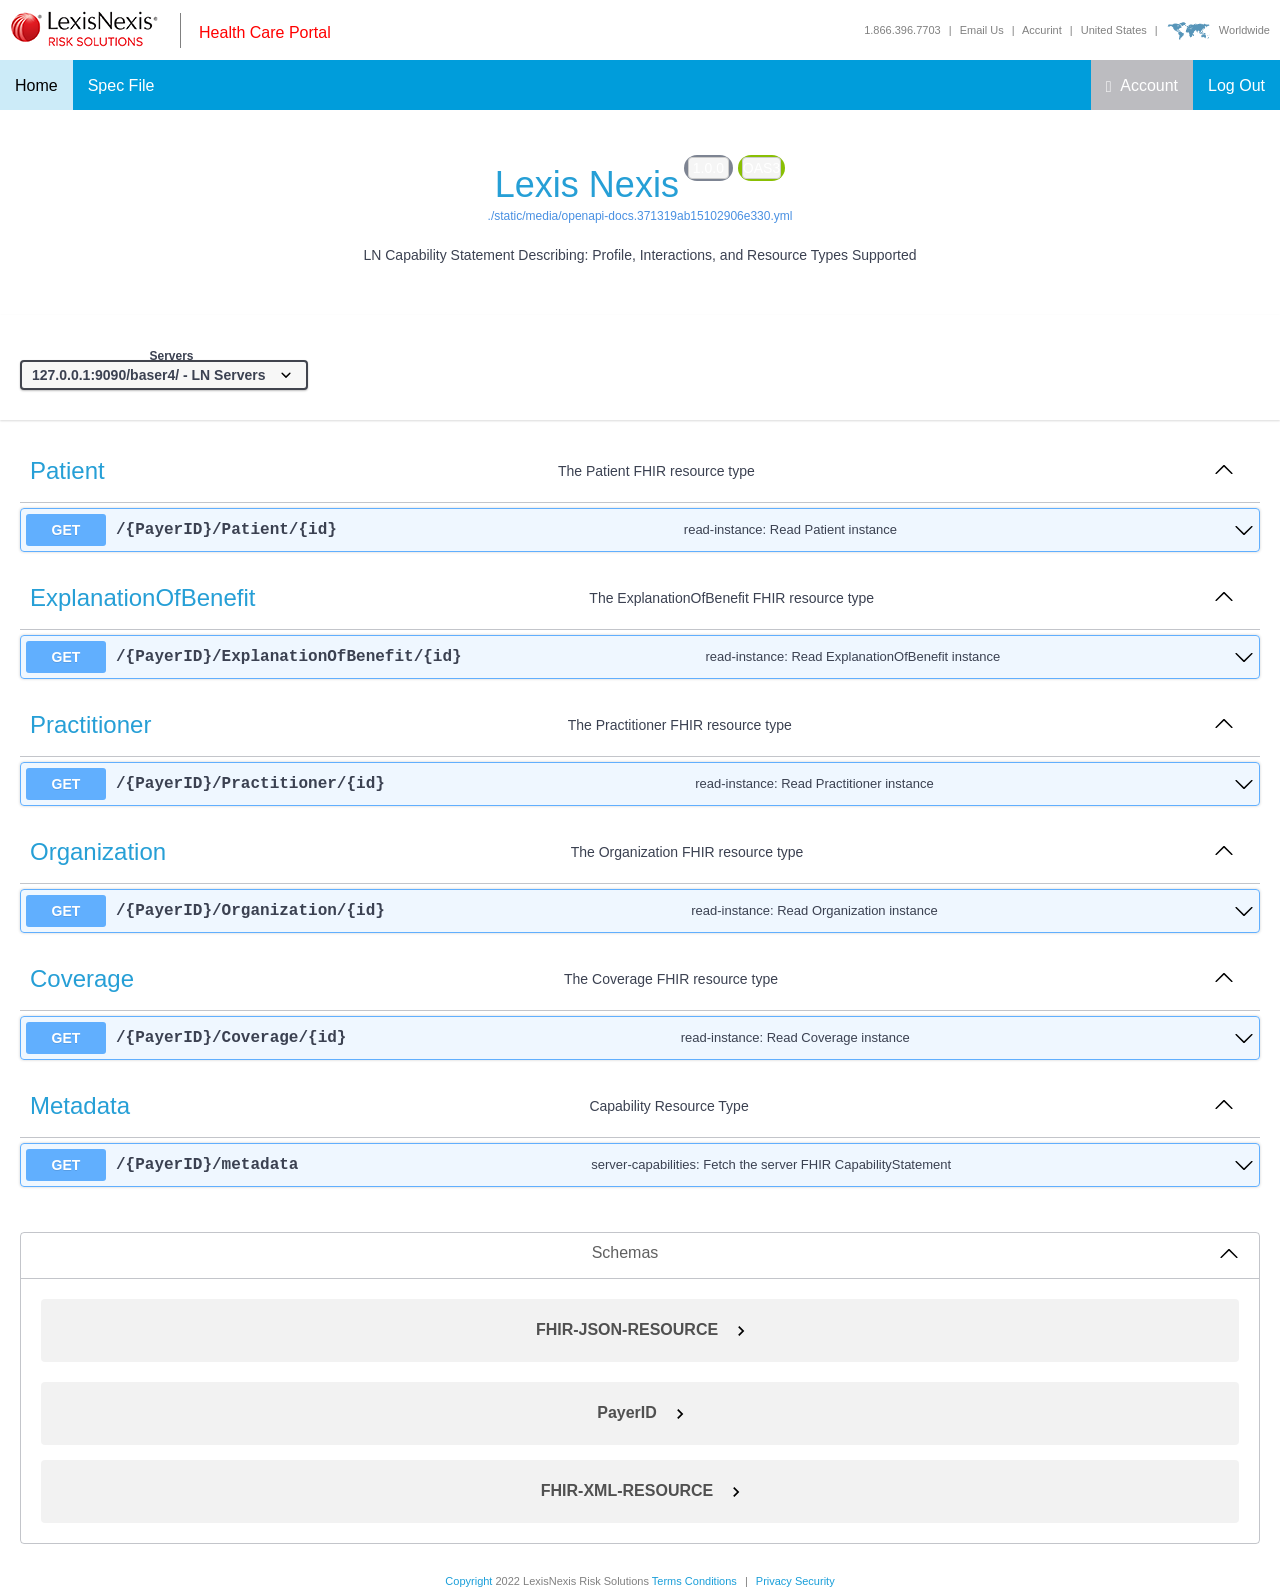
<file: home.html>
<!doctype html><html lang="en"><head><title>React App</title><script defer="defer" src="./static/js/main.d479bf64.js"></script><link href="./static/css/main.9408a911.css" rel="stylesheet"></head><body><noscript>You need to enable JavaScript to run this app.</noscript><div id="root"></div></body></html>
</file>
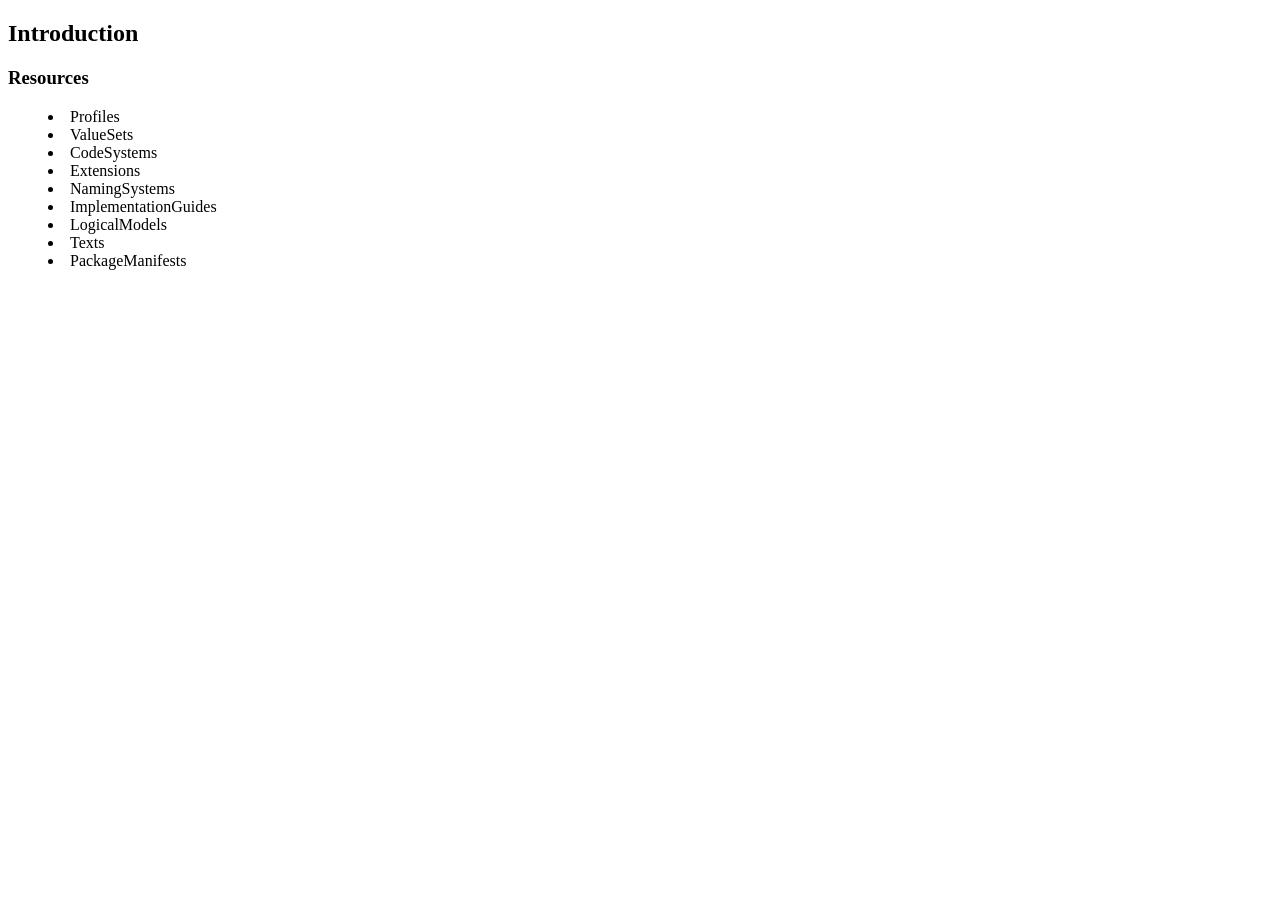
<file: other.html>
<!DOCTYPE html>  
<html>  
    
  <head>  
    <title>FHIR server</title>  
  </head>  
    
  <body>  
    <h2>Introduction</h2>  
    <h3>Resources</h3>
    <menu>  
      <li>Profiles</li>  
      <li>ValueSets</li>  
      <li>CodeSystems</li>  
      <li>Extensions</li> 
      <li>NamingSystems</li> 
      <li>ImplementationGuides</li> 
      <li>LogicalModels</li> 
      <li>Texts</li> 
      <li>PackageManifests</li> 	
    </menu>  
  </body>  
  
</html>
</file>
<file: static/css/main.9408a911.css>
body{-webkit-font-smoothing:antialiased;-moz-osx-font-smoothing:grayscale;font-family:-apple-system,BlinkMacSystemFont,Segoe UI,Roboto,Oxygen,Ubuntu,Cantarell,Fira Sans,Droid Sans,Helvetica Neue,sans-serif}code{font-family:source-code-pro,Menlo,Monaco,Consolas,Courier New,monospace}.App{text-align:center}.App-logo{height:40vmin;pointer-events:none}@media (prefers-reduced-motion:no-preference){.App-logo{-webkit-animation:App-logo-spin 20s linear infinite;animation:App-logo-spin 20s linear infinite}}.App-header{align-items:center;background-color:#282c34;color:#fff;display:flex;flex-direction:column;font-size:calc(10px + 2vmin);justify-content:center;min-height:100vh}.App-link{color:#61dafb}@-webkit-keyframes App-logo-spin{0%{-webkit-transform:rotate(0deg);transform:rotate(0deg)}to{-webkit-transform:rotate(1turn);transform:rotate(1turn)}}@keyframes App-logo-spin{0%{-webkit-transform:rotate(0deg);transform:rotate(0deg)}to{-webkit-transform:rotate(1turn);transform:rotate(1turn)}}.ui-helper-hidden{display:none}.ui-helper-hidden-accessible{clip:rect(0 0 0 0);border:0;height:1px;margin:-1px;overflow:hidden;padding:0;position:absolute;width:1px}.ui-helper-reset{border:0;font-size:100%;line-height:1.3;list-style:none;margin:0;outline:0;padding:0;text-decoration:none}.ui-helper-clearfix:after,.ui-helper-clearfix:before{border-collapse:collapse;content:"";display:table}.ui-helper-clearfix:after{clear:both}.ui-helper-zfix{filter:Alpha(Opacity=0);height:100%;left:0;opacity:0;position:absolute;top:0;width:100%}.ui-front{z-index:100}.ui-state-disabled{cursor:default!important;pointer-events:none}.ui-icon{background-repeat:no-repeat;display:inline-block;margin-top:-.25em;overflow:hidden;position:relative;text-indent:-99999px;vertical-align:middle}.ui-widget-icon-block{display:block;left:50%;margin-left:-8px}.ui-widget-overlay{height:100%;left:0;position:fixed;top:0;width:100%}.ui-accordion .ui-accordion-header{cursor:pointer;display:block;font-size:100%;margin:2px 0 0;padding:.5em .5em .5em .7em;position:relative}.ui-accordion .ui-accordion-content{border-top:0;overflow:auto;padding:1em 2.2em}.ui-autocomplete{cursor:default;left:0;position:absolute;top:0}.ui-menu{display:block;list-style:none;margin:0;outline:0;padding:0}.ui-menu .ui-menu{position:absolute}.ui-menu .ui-menu-item{cursor:pointer;list-style-image:url([data-uri]);margin:0}.ui-menu .ui-menu-item-wrapper{padding:3px 1em 3px .4em;position:relative}.ui-menu .ui-menu-divider{border-width:1px 0 0;font-size:0;height:0;line-height:0;margin:5px 0}.ui-menu .ui-state-active,.ui-menu .ui-state-focus{margin:-1px}.ui-menu-icons{position:relative}.ui-menu-icons .ui-menu-item-wrapper{padding-left:2em}.ui-menu .ui-icon{bottom:0;left:.2em;margin:auto 0;position:absolute;top:0}.ui-menu .ui-menu-icon{left:auto;right:0}.ui-button{cursor:pointer;display:inline-block;line-height:normal;margin-right:.1em;overflow:visible;padding:.4em 1em;position:relative;text-align:center;-webkit-user-select:none;-ms-user-select:none;user-select:none;vertical-align:middle}.ui-button,.ui-button:active,.ui-button:hover,.ui-button:link,.ui-button:visited{text-decoration:none}.ui-button-icon-only{box-sizing:border-box;text-indent:-9999px;white-space:nowrap;width:2em}input.ui-button.ui-button-icon-only{text-indent:0}.ui-button-icon-only .ui-icon{left:50%;margin-left:-8px;margin-top:-8px;position:absolute;top:50%}.ui-button.ui-icon-notext .ui-icon{height:2.1em;padding:0;text-indent:-9999px;white-space:nowrap;width:2.1em}input.ui-button.ui-icon-notext .ui-icon{height:auto;padding:.4em 1em;text-indent:0;white-space:normal;width:auto}button.ui-button::-moz-focus-inner,input.ui-button::-moz-focus-inner{border:0;padding:0}.ui-controlgroup{display:inline-block;vertical-align:middle}.ui-controlgroup>.ui-controlgroup-item{float:left;margin-left:0;margin-right:0}.ui-controlgroup>.ui-controlgroup-item.ui-visual-focus,.ui-controlgroup>.ui-controlgroup-item:focus{z-index:9999}.ui-controlgroup-vertical>.ui-controlgroup-item{display:block;float:none;margin-bottom:0;margin-top:0;text-align:left;width:100%}.ui-controlgroup-vertical .ui-controlgroup-item{box-sizing:border-box}.ui-controlgroup .ui-controlgroup-label{padding:.4em 1em}.ui-controlgroup .ui-controlgroup-label span{font-size:80%}.ui-controlgroup-horizontal .ui-controlgroup-label+.ui-controlgroup-item{border-left:none}.ui-controlgroup-vertical .ui-controlgroup-label+.ui-controlgroup-item{border-top:none}.ui-controlgroup-horizontal .ui-controlgroup-label.ui-widget-content{border-right:none}.ui-controlgroup-vertical .ui-controlgroup-label.ui-widget-content{border-bottom:none}.ui-controlgroup-vertical .ui-spinner-input{width:75%;width:calc(100% - 2.4em)}.ui-controlgroup-vertical .ui-spinner .ui-spinner-up{border-top-style:solid}.ui-checkboxradio-label .ui-icon-background{border:none;border-radius:.12em;box-shadow:inset 1px 1px 1px #ccc}.ui-checkboxradio-radio-label .ui-icon-background{border:none;border-radius:1em;height:16px;overflow:visible;width:16px}.ui-checkboxradio-radio-label.ui-checkboxradio-checked .ui-icon,.ui-checkboxradio-radio-label.ui-checkboxradio-checked:hover .ui-icon{background-image:none;border-style:solid;border-width:4px;height:8px;width:8px}.ui-checkboxradio-disabled{pointer-events:none}.ui-datepicker{display:none;padding:.2em .2em 0;width:17em}.ui-datepicker .ui-datepicker-header{padding:.2em 0;position:relative}.ui-datepicker .ui-datepicker-next,.ui-datepicker .ui-datepicker-prev{height:1.8em;position:absolute;top:2px;width:1.8em}.ui-datepicker .ui-datepicker-next-hover,.ui-datepicker .ui-datepicker-prev-hover{top:1px}.ui-datepicker .ui-datepicker-prev{left:2px}.ui-datepicker .ui-datepicker-next{right:2px}.ui-datepicker .ui-datepicker-prev-hover{left:1px}.ui-datepicker .ui-datepicker-next-hover{right:1px}.ui-datepicker .ui-datepicker-next span,.ui-datepicker .ui-datepicker-prev span{display:block;left:50%;margin-left:-8px;margin-top:-8px;position:absolute;top:50%}.ui-datepicker .ui-datepicker-title{line-height:1.8em;margin:0 2.3em;text-align:center}.ui-datepicker .ui-datepicker-title select{font-size:1em;margin:1px 0}.ui-datepicker select.ui-datepicker-month,.ui-datepicker select.ui-datepicker-year{width:45%}.ui-datepicker table{border-collapse:collapse;font-size:.9em;margin:0 0 .4em;width:100%}.ui-datepicker th{border:0;font-weight:700;padding:.7em .3em;text-align:center}.ui-datepicker td{border:0;padding:1px}.ui-datepicker td a,.ui-datepicker td span{display:block;padding:.2em;text-align:right;text-decoration:none}.ui-datepicker .ui-datepicker-buttonpane{background-image:none;border-bottom:0;border-left:0;border-right:0;margin:.7em 0 0;padding:0 .2em}.ui-datepicker .ui-datepicker-buttonpane button{cursor:pointer;float:right;margin:.5em .2em .4em;overflow:visible;padding:.2em .6em .3em;width:auto}.ui-datepicker .ui-datepicker-buttonpane button.ui-datepicker-current{float:left}.ui-datepicker.ui-datepicker-multi{width:auto}.ui-datepicker-multi .ui-datepicker-group{float:left}.ui-datepicker-multi .ui-datepicker-group table{margin:0 auto .4em;width:95%}.ui-datepicker-multi-2 .ui-datepicker-group{width:50%}.ui-datepicker-multi-3 .ui-datepicker-group{width:33.3%}.ui-datepicker-multi-4 .ui-datepicker-group{width:25%}.ui-datepicker-multi .ui-datepicker-group-last .ui-datepicker-header,.ui-datepicker-multi .ui-datepicker-group-middle .ui-datepicker-header{border-left-width:0}.ui-datepicker-multi .ui-datepicker-buttonpane{clear:left}.ui-datepicker-row-break{clear:both;font-size:0;width:100%}.ui-datepicker-rtl{direction:rtl}.ui-datepicker-rtl .ui-datepicker-prev{left:auto;right:2px}.ui-datepicker-rtl .ui-datepicker-next{left:2px;right:auto}.ui-datepicker-rtl .ui-datepicker-prev:hover{left:auto;right:1px}.ui-datepicker-rtl .ui-datepicker-next:hover{left:1px;right:auto}.ui-datepicker-rtl .ui-datepicker-buttonpane{clear:right}.ui-datepicker-rtl .ui-datepicker-buttonpane button{float:left}.ui-datepicker-rtl .ui-datepicker-buttonpane button.ui-datepicker-current,.ui-datepicker-rtl .ui-datepicker-group{float:right}.ui-datepicker-rtl .ui-datepicker-group-last .ui-datepicker-header,.ui-datepicker-rtl .ui-datepicker-group-middle .ui-datepicker-header{border-left-width:1px;border-right-width:0}.ui-datepicker .ui-icon{background-repeat:no-repeat;display:block;left:.5em;overflow:hidden;text-indent:-99999px;top:.3em}.ui-dialog{left:0;outline:0;padding:.2em;position:absolute;top:0}.ui-dialog .ui-dialog-titlebar{padding:.4em 1em;position:relative}.ui-dialog .ui-dialog-title{float:left;margin:.1em 0;overflow:hidden;text-overflow:ellipsis;white-space:nowrap;width:90%}.ui-dialog .ui-dialog-titlebar-close{height:20px;margin:-10px 0 0;padding:1px;position:absolute;right:.3em;top:50%;width:20px}.ui-dialog .ui-dialog-content{background:none;border:0;overflow:auto;padding:.5em 1em;position:relative}.ui-dialog .ui-dialog-buttonpane{background-image:none;border-width:1px 0 0;margin-top:.5em;padding:.3em 1em .5em .4em;text-align:left}.ui-dialog .ui-dialog-buttonpane .ui-dialog-buttonset{float:right}.ui-dialog .ui-dialog-buttonpane button{cursor:pointer;margin:.5em .4em .5em 0}.ui-dialog .ui-resizable-n{height:2px;top:0}.ui-dialog .ui-resizable-e{right:0;width:2px}.ui-dialog .ui-resizable-s{bottom:0;height:2px}.ui-dialog .ui-resizable-w{left:0;width:2px}.ui-dialog .ui-resizable-ne,.ui-dialog .ui-resizable-nw,.ui-dialog .ui-resizable-se,.ui-dialog .ui-resizable-sw{height:7px;width:7px}.ui-dialog .ui-resizable-se{bottom:0;right:0}.ui-dialog .ui-resizable-sw{bottom:0;left:0}.ui-dialog .ui-resizable-ne{right:0;top:0}.ui-dialog .ui-resizable-nw{left:0;top:0}.ui-draggable .ui-dialog-titlebar{cursor:move}.ui-draggable-handle{touch-action:none}.ui-resizable{position:relative}.ui-resizable-handle{display:block;font-size:.1px;position:absolute;touch-action:none}.ui-resizable-autohide .ui-resizable-handle,.ui-resizable-disabled .ui-resizable-handle{display:none}.ui-resizable-n{cursor:n-resize;height:7px;left:0;top:-5px;width:100%}.ui-resizable-s{bottom:-5px;cursor:s-resize;height:7px;left:0;width:100%}.ui-resizable-e{cursor:e-resize;height:100%;right:-5px;top:0;width:7px}.ui-resizable-w{cursor:w-resize;height:100%;left:-5px;top:0;width:7px}.ui-resizable-se{bottom:1px;cursor:se-resize;height:12px;right:1px;width:12px}.ui-resizable-sw{bottom:-5px;cursor:sw-resize;height:9px;left:-5px;width:9px}.ui-resizable-nw{cursor:nw-resize;height:9px;left:-5px;top:-5px;width:9px}.ui-resizable-ne{cursor:ne-resize;height:9px;right:-5px;top:-5px;width:9px}.ui-progressbar{height:2em;overflow:hidden;text-align:left}.ui-progressbar .ui-progressbar-value{height:100%;margin:-1px}.ui-progressbar .ui-progressbar-overlay{background:url([data-uri]);filter:alpha(opacity=25);height:100%;opacity:.25}.ui-progressbar-indeterminate .ui-progressbar-value{background-image:none}.ui-selectable{touch-action:none}.ui-selectable-helper{border:1px dotted #000;position:absolute;z-index:100}.ui-selectmenu-menu{display:none;left:0;margin:0;padding:0;position:absolute;top:0}.ui-selectmenu-menu .ui-menu{overflow:auto;overflow-x:hidden;padding-bottom:1px}.ui-selectmenu-menu .ui-menu .ui-selectmenu-optgroup{border:0;font-size:1em;font-weight:700;height:auto;line-height:1.5;margin:.5em 0 0;padding:2px .4em}.ui-selectmenu-open{display:block}.ui-selectmenu-text{display:block;margin-right:20px;overflow:hidden;text-overflow:ellipsis}.ui-selectmenu-button.ui-button{text-align:left;white-space:nowrap;width:14em}.ui-selectmenu-icon.ui-icon{float:right;margin-top:0}.ui-slider{position:relative;text-align:left}.ui-slider .ui-slider-handle{cursor:default;height:1.2em;position:absolute;touch-action:none;width:1.2em;z-index:2}.ui-slider .ui-slider-range{background-position:0 0;border:0;display:block;font-size:.7em;position:absolute;z-index:1}.ui-slider.ui-state-disabled .ui-slider-handle,.ui-slider.ui-state-disabled .ui-slider-range{-webkit-filter:inherit;filter:inherit}.ui-slider-horizontal{height:.8em}.ui-slider-horizontal .ui-slider-handle{margin-left:-.6em;top:-.3em}.ui-slider-horizontal .ui-slider-range{height:100%;top:0}.ui-slider-horizontal .ui-slider-range-min{left:0}.ui-slider-horizontal .ui-slider-range-max{right:0}.ui-slider-vertical{height:100px;width:.8em}.ui-slider-vertical .ui-slider-handle{left:-.3em;margin-bottom:-.6em;margin-left:0}.ui-slider-vertical .ui-slider-range{left:0;width:100%}.ui-slider-vertical .ui-slider-range-min{bottom:0}.ui-slider-vertical .ui-slider-range-max{top:0}.ui-sortable-handle{touch-action:none}.ui-spinner{display:inline-block;overflow:hidden;padding:0;position:relative;vertical-align:middle}.ui-spinner-input{background:none;border:none;color:inherit;margin:.2em 2em .2em .4em;padding:.222em 0;vertical-align:middle}.ui-spinner-button{cursor:default;display:block;font-size:.5em;height:50%;margin:0;overflow:hidden;padding:0;position:absolute;right:0;text-align:center;width:1.6em}.ui-spinner a.ui-spinner-button{border-bottom-style:none;border-right-style:none;border-top-style:none}.ui-spinner-up{top:0}.ui-spinner-down{bottom:0}.ui-tabs{padding:.2em;position:relative}.ui-tabs .ui-tabs-nav{margin:0;padding:.2em .2em 0}.ui-tabs .ui-tabs-nav li{border-bottom-width:0;float:left;list-style:none;margin:1px .2em 0 0;padding:0;position:relative;top:0;white-space:nowrap}.ui-tabs .ui-tabs-nav .ui-tabs-anchor{float:left;padding:.5em 1em;text-decoration:none}.ui-tabs .ui-tabs-nav li.ui-tabs-active{margin-bottom:-1px;padding-bottom:1px}.ui-tabs .ui-tabs-nav li.ui-state-disabled .ui-tabs-anchor,.ui-tabs .ui-tabs-nav li.ui-tabs-active .ui-tabs-anchor,.ui-tabs .ui-tabs-nav li.ui-tabs-loading .ui-tabs-anchor{cursor:text}.ui-tabs-collapsible .ui-tabs-nav li.ui-tabs-active .ui-tabs-anchor{cursor:pointer}.ui-tabs .ui-tabs-panel{background:none;border-width:0;display:block;padding:1em 1.4em}.ui-tooltip{max-width:300px;padding:8px;position:absolute;z-index:9999}body .ui-tooltip{border-width:2px}.ui-widget{font-family:Arial,Helvetica,sans-serif}.ui-widget,.ui-widget .ui-widget{font-size:1em}.ui-widget button,.ui-widget input,.ui-widget select,.ui-widget textarea{font-family:Arial,Helvetica,sans-serif;font-size:1em}.ui-widget.ui-widget-content{border:1px solid #c5c5c5}.ui-widget-content{background:#fff;border:1px solid #ddd;color:#333}.ui-widget-content a{color:#333}.ui-widget-header{background:#e9e9e9;border:1px solid #ddd;color:#333;font-weight:700}.ui-widget-header a{color:#333}.ui-button,.ui-state-default,.ui-widget-content .ui-state-default,.ui-widget-header .ui-state-default,html .ui-button.ui-state-disabled:active,html .ui-button.ui-state-disabled:hover{background:#f6f6f6;border:1px solid #c5c5c5;color:#454545;font-weight:400}.ui-button,.ui-state-default a,.ui-state-default a:link,.ui-state-default a:visited,a.ui-button,a:link.ui-button,a:visited.ui-button{color:#454545;text-decoration:none}.ui-button:focus,.ui-button:hover,.ui-state-focus,.ui-state-hover,.ui-widget-content .ui-state-focus,.ui-widget-content .ui-state-hover,.ui-widget-header .ui-state-focus,.ui-widget-header .ui-state-hover{background:#ededed;border:1px solid #ccc;color:#2b2b2b;font-weight:400}.ui-state-focus a,.ui-state-focus a:hover,.ui-state-focus a:link,.ui-state-focus a:visited,.ui-state-hover a,.ui-state-hover a:hover,.ui-state-hover a:link,.ui-state-hover a:visited,a.ui-button:focus,a.ui-button:hover{color:#2b2b2b;text-decoration:none}.ui-visual-focus{box-shadow:0 0 3px 1px #5e9ed6}.ui-button.ui-state-active:hover,.ui-button:active,.ui-state-active,.ui-widget-content .ui-state-active,.ui-widget-header .ui-state-active,a.ui-button:active{background:#007fff;border:1px solid #003eff;color:#fff;font-weight:400}.ui-icon-background,.ui-state-active .ui-icon-background{background-color:#fff;border:#003eff}.ui-state-active a,.ui-state-active a:link,.ui-state-active a:visited{color:#fff;text-decoration:none}.ui-state-highlight,.ui-widget-content .ui-state-highlight,.ui-widget-header .ui-state-highlight{background:#fffa90;border:1px solid #dad55e;color:#777620}.ui-state-checked{background:#fffa90;border:1px solid #dad55e}.ui-state-highlight a,.ui-widget-content .ui-state-highlight a,.ui-widget-header .ui-state-highlight a{color:#777620}.ui-state-error,.ui-widget-content .ui-state-error,.ui-widget-header .ui-state-error{background:#fddfdf;border:1px solid #f1a899;color:#5f3f3f}.ui-state-error a,.ui-state-error-text,.ui-widget-content .ui-state-error a,.ui-widget-content .ui-state-error-text,.ui-widget-header .ui-state-error a,.ui-widget-header .ui-state-error-text{color:#5f3f3f}.ui-priority-primary,.ui-widget-content .ui-priority-primary,.ui-widget-header .ui-priority-primary{font-weight:700}.ui-priority-secondary,.ui-widget-content .ui-priority-secondary,.ui-widget-header .ui-priority-secondary{filter:Alpha(Opacity=70);font-weight:400;opacity:.7}.ui-state-disabled,.ui-widget-content .ui-state-disabled,.ui-widget-header .ui-state-disabled{background-image:none;filter:Alpha(Opacity=35);opacity:.35}.ui-state-disabled .ui-icon{filter:Alpha(Opacity=35)}.ui-icon{height:16px;width:16px}.ui-icon-blank{background-position:16px 16px}.ui-icon-caret-1-n{background-position:0 0}.ui-icon-caret-1-ne{background-position:-16px 0}.ui-icon-caret-1-e{background-position:-32px 0}.ui-icon-caret-1-se{background-position:-48px 0}.ui-icon-caret-1-s{background-position:-65px 0}.ui-icon-caret-1-sw{background-position:-80px 0}.ui-icon-caret-1-w{background-position:-96px 0}.ui-icon-caret-1-nw{background-position:-112px 0}.ui-icon-caret-2-n-s{background-position:-128px 0}.ui-icon-caret-2-e-w{background-position:-144px 0}.ui-icon-triangle-1-n{background-position:0 -16px}.ui-icon-triangle-1-ne{background-position:-16px -16px}.ui-icon-triangle-1-e{background-position:-32px -16px}.ui-icon-triangle-1-se{background-position:-48px -16px}.ui-icon-triangle-1-s{background-position:-65px -16px}.ui-icon-triangle-1-sw{background-position:-80px -16px}.ui-icon-triangle-1-w{background-position:-96px -16px}.ui-icon-triangle-1-nw{background-position:-112px -16px}.ui-icon-triangle-2-n-s{background-position:-128px -16px}.ui-icon-triangle-2-e-w{background-position:-144px -16px}.ui-icon-arrow-1-n{background-position:0 -32px}.ui-icon-arrow-1-ne{background-position:-16px -32px}.ui-icon-arrow-1-e{background-position:-32px -32px}.ui-icon-arrow-1-se{background-position:-48px -32px}.ui-icon-arrow-1-s{background-position:-65px -32px}.ui-icon-arrow-1-sw{background-position:-80px -32px}.ui-icon-arrow-1-w{background-position:-96px -32px}.ui-icon-arrow-1-nw{background-position:-112px -32px}.ui-icon-arrow-2-n-s{background-position:-128px -32px}.ui-icon-arrow-2-ne-sw{background-position:-144px -32px}.ui-icon-arrow-2-e-w{background-position:-160px -32px}.ui-icon-arrow-2-se-nw{background-position:-176px -32px}.ui-icon-arrowstop-1-n{background-position:-192px -32px}.ui-icon-arrowstop-1-e{background-position:-208px -32px}.ui-icon-arrowstop-1-s{background-position:-224px -32px}.ui-icon-arrowstop-1-w{background-position:-240px -32px}.ui-icon-arrowthick-1-n{background-position:1px -48px}.ui-icon-arrowthick-1-ne{background-position:-16px -48px}.ui-icon-arrowthick-1-e{background-position:-32px -48px}.ui-icon-arrowthick-1-se{background-position:-48px -48px}.ui-icon-arrowthick-1-s{background-position:-64px -48px}.ui-icon-arrowthick-1-sw{background-position:-80px -48px}.ui-icon-arrowthick-1-w{background-position:-96px -48px}.ui-icon-arrowthick-1-nw{background-position:-112px -48px}.ui-icon-arrowthick-2-n-s{background-position:-128px -48px}.ui-icon-arrowthick-2-ne-sw{background-position:-144px -48px}.ui-icon-arrowthick-2-e-w{background-position:-160px -48px}.ui-icon-arrowthick-2-se-nw{background-position:-176px -48px}.ui-icon-arrowthickstop-1-n{background-position:-192px -48px}.ui-icon-arrowthickstop-1-e{background-position:-208px -48px}.ui-icon-arrowthickstop-1-s{background-position:-224px -48px}.ui-icon-arrowthickstop-1-w{background-position:-240px -48px}.ui-icon-arrowreturnthick-1-w{background-position:0 -64px}.ui-icon-arrowreturnthick-1-n{background-position:-16px -64px}.ui-icon-arrowreturnthick-1-e{background-position:-32px -64px}.ui-icon-arrowreturnthick-1-s{background-position:-48px -64px}.ui-icon-arrowreturn-1-w{background-position:-64px -64px}.ui-icon-arrowreturn-1-n{background-position:-80px -64px}.ui-icon-arrowreturn-1-e{background-position:-96px -64px}.ui-icon-arrowreturn-1-s{background-position:-112px -64px}.ui-icon-arrowrefresh-1-w{background-position:-128px -64px}.ui-icon-arrowrefresh-1-n{background-position:-144px -64px}.ui-icon-arrowrefresh-1-e{background-position:-160px -64px}.ui-icon-arrowrefresh-1-s{background-position:-176px -64px}.ui-icon-arrow-4{background-position:0 -80px}.ui-icon-arrow-4-diag{background-position:-16px -80px}.ui-icon-extlink{background-position:-32px -80px}.ui-icon-newwin{background-position:-48px -80px}.ui-icon-refresh{background-position:-64px -80px}.ui-icon-shuffle{background-position:-80px -80px}.ui-icon-transfer-e-w{background-position:-96px -80px}.ui-icon-transferthick-e-w{background-position:-112px -80px}.ui-icon-folder-collapsed{background-position:0 -96px}.ui-icon-folder-open{background-position:-16px -96px}.ui-icon-document{background-position:-32px -96px}.ui-icon-document-b{background-position:-48px -96px}.ui-icon-note{background-position:-64px -96px}.ui-icon-mail-closed{background-position:-80px -96px}.ui-icon-mail-open{background-position:-96px -96px}.ui-icon-suitcase{background-position:-112px -96px}.ui-icon-comment{background-position:-128px -96px}.ui-icon-person{background-position:-144px -96px}.ui-icon-print{background-position:-160px -96px}.ui-icon-trash{background-position:-176px -96px}.ui-icon-locked{background-position:-192px -96px}.ui-icon-unlocked{background-position:-208px -96px}.ui-icon-bookmark{background-position:-224px -96px}.ui-icon-tag{background-position:-240px -96px}.ui-icon-home{background-position:0 -112px}.ui-icon-flag{background-position:-16px -112px}.ui-icon-calendar{background-position:-32px -112px}.ui-icon-cart{background-position:-48px -112px}.ui-icon-pencil{background-position:-64px -112px}.ui-icon-clock{background-position:-80px -112px}.ui-icon-disk{background-position:-96px -112px}.ui-icon-calculator{background-position:-112px -112px}.ui-icon-zoomin{background-position:-128px -112px}.ui-icon-zoomout{background-position:-144px -112px}.ui-icon-search{background-position:-160px -112px}.ui-icon-wrench{background-position:-176px -112px}.ui-icon-gear{background-position:-192px -112px}.ui-icon-heart{background-position:-208px -112px}.ui-icon-star{background-position:-224px -112px}.ui-icon-link{background-position:-240px -112px}.ui-icon-cancel{background-position:0 -128px}.ui-icon-plus{background-position:-16px -128px}.ui-icon-plusthick{background-position:-32px -128px}.ui-icon-minus{background-position:-48px -128px}.ui-icon-minusthick{background-position:-64px -128px}.ui-icon-close{background-position:-80px -128px}.ui-icon-closethick{background-position:-96px -128px}.ui-icon-key{background-position:-112px -128px}.ui-icon-lightbulb{background-position:-128px -128px}.ui-icon-scissors{background-position:-144px -128px}.ui-icon-clipboard{background-position:-160px -128px}.ui-icon-copy{background-position:-176px -128px}.ui-icon-contact{background-position:-192px -128px}.ui-icon-image{background-position:-208px -128px}.ui-icon-video{background-position:-224px -128px}.ui-icon-script{background-position:-240px -128px}.ui-icon-alert{background-position:0 -144px}.ui-icon-info{background-position:-16px -144px}.ui-icon-notice{background-position:-32px -144px}.ui-icon-help{background-position:-48px -144px}.ui-icon-check{background-position:-64px -144px}.ui-icon-bullet{background-position:-80px -144px}.ui-icon-radio-on{background-position:-96px -144px}.ui-icon-radio-off{background-position:-112px -144px}.ui-icon-pin-w{background-position:-128px -144px}.ui-icon-pin-s{background-position:-144px -144px}.ui-icon-play{background-position:0 -160px}.ui-icon-pause{background-position:-16px -160px}.ui-icon-seek-next{background-position:-32px -160px}.ui-icon-seek-prev{background-position:-48px -160px}.ui-icon-seek-end{background-position:-64px -160px}.ui-icon-seek-first,.ui-icon-seek-start{background-position:-80px -160px}.ui-icon-stop{background-position:-96px -160px}.ui-icon-eject{background-position:-112px -160px}.ui-icon-volume-off{background-position:-128px -160px}.ui-icon-volume-on{background-position:-144px -160px}.ui-icon-power{background-position:0 -176px}.ui-icon-signal-diag{background-position:-16px -176px}.ui-icon-signal{background-position:-32px -176px}.ui-icon-battery-0{background-position:-48px -176px}.ui-icon-battery-1{background-position:-64px -176px}.ui-icon-battery-2{background-position:-80px -176px}.ui-icon-battery-3{background-position:-96px -176px}.ui-icon-circle-plus{background-position:0 -192px}.ui-icon-circle-minus{background-position:-16px -192px}.ui-icon-circle-close{background-position:-32px -192px}.ui-icon-circle-triangle-e{background-position:-48px -192px}.ui-icon-circle-triangle-s{background-position:-64px -192px}.ui-icon-circle-triangle-w{background-position:-80px -192px}.ui-icon-circle-triangle-n{background-position:-96px -192px}.ui-icon-circle-arrow-e{background-position:-112px -192px}.ui-icon-circle-arrow-s{background-position:-128px -192px}.ui-icon-circle-arrow-w{background-position:-144px -192px}.ui-icon-circle-arrow-n{background-position:-160px -192px}.ui-icon-circle-zoomin{background-position:-176px -192px}.ui-icon-circle-zoomout{background-position:-192px -192px}.ui-icon-circle-check{background-position:-208px -192px}.ui-icon-circlesmall-plus{background-position:0 -208px}.ui-icon-circlesmall-minus{background-position:-16px -208px}.ui-icon-circlesmall-close{background-position:-32px -208px}.ui-icon-squaresmall-plus{background-position:-48px -208px}.ui-icon-squaresmall-minus{background-position:-64px -208px}.ui-icon-squaresmall-close{background-position:-80px -208px}.ui-icon-grip-dotted-vertical{background-position:0 -224px}.ui-icon-grip-dotted-horizontal{background-position:-16px -224px}.ui-icon-grip-solid-vertical{background-position:-32px -224px}.ui-icon-grip-solid-horizontal{background-position:-48px -224px}.ui-icon-gripsmall-diagonal-se{background-position:-64px -224px}.ui-icon-grip-diagonal-se{background-position:-80px -224px}.ui-corner-all,.ui-corner-left,.ui-corner-tl,.ui-corner-top{border-top-left-radius:3px}.ui-corner-all,.ui-corner-right,.ui-corner-top,.ui-corner-tr{border-top-right-radius:3px}.ui-corner-all,.ui-corner-bl,.ui-corner-bottom,.ui-corner-left{border-bottom-left-radius:3px}.ui-corner-all,.ui-corner-bottom,.ui-corner-br,.ui-corner-right{border-bottom-right-radius:3px}.ui-widget-overlay{background:#aaa;filter:Alpha(Opacity=0.3);opacity:.003}.ui-widget-shadow{box-shadow:0 0 5px #666}.ui-dialog{border-color:#337ab7;border-radius:0;padding:0}.ui-dialog .ui-dialog-titlebar.ui-widget-header{background:#009dda;border:0;border-radius:0;color:#fff}.ui-dialog .ui-dialog-titlebar-close{background-image:none;background:inherit;border:0;color:#fff;margin:-15px 0 0}.ui-dialog .ui-dialog-titlebar-close:before{color:#fff;content:"x"}.ui-widget{font-family:Trebuchet MS,Tahoma,Verdana,Arial,sans-serif;font-size:1.1em}.ui-widget.ui-widget-content{border:1px solid #337ab7}.ui-widget-content{background:#eee}.ui-widget-overlay{background:#000;opacity:.5}html{-webkit-text-size-adjust:100%;-ms-text-size-adjust:100%;font-family:sans-serif}body{margin:0}article,aside,details,figcaption,figure,footer,header,hgroup,main,menu,nav,section,summary{display:block}audio,canvas,progress,video{display:inline-block;vertical-align:baseline}audio:not([controls]){display:none;height:0}[hidden],template{display:none}a{background-color:transparent}a:active,a:hover{outline:0}abbr[title]{border-bottom:1px dotted}b,strong{font-weight:700}dfn{font-style:italic}h1{font-size:2em;margin:.67em 0}mark{background:#ff0;color:#000}small{font-size:80%}sub,sup{font-size:75%;line-height:0;position:relative;vertical-align:baseline}sup{top:-.5em}sub{bottom:-.25em}img{border:0}svg:not(:root){overflow:hidden}figure{margin:1em 40px}hr{box-sizing:content-box;height:0}pre{overflow:auto}code,kbd,pre,samp{font-family:monospace,monospace;font-size:1em}button,input,optgroup,select,textarea{color:inherit;font:inherit;margin:0}button{overflow:visible}button,select{text-transform:none}button,html input[type=button],input[type=reset],input[type=submit]{-webkit-appearance:button;cursor:pointer}button[disabled],html input[disabled]{cursor:default}button::-moz-focus-inner,input::-moz-focus-inner{border:0;padding:0}input{line-height:normal}input[type=checkbox],input[type=radio]{box-sizing:border-box;padding:0}input[type=number]::-webkit-inner-spin-button,input[type=number]::-webkit-outer-spin-button{height:auto}input[type=search]{-webkit-appearance:textfield;box-sizing:content-box}input[type=search]::-webkit-search-cancel-button,input[type=search]::-webkit-search-decoration{-webkit-appearance:none}fieldset{border:1px solid silver;margin:0 2px;padding:.35em .625em .75em}textarea{overflow:auto}optgroup{font-weight:700}table{border-collapse:collapse;border-spacing:0}td,th{padding:0}@media print{*,:after,:before{background:transparent!important;box-shadow:none!important;color:#000!important;text-shadow:none!important}a,a:visited{text-decoration:underline}a[href]:after{content:" (" attr(href) ")"}abbr[title]:after{content:" (" attr(title) ")"}a[href^="#"]:after,a[href^="javascript:"]:after{content:""}blockquote,pre{border:1px solid #999;page-break-inside:avoid}thead{display:table-header-group}img,tr{page-break-inside:avoid}img{max-width:100%!important}h2,h3,p{orphans:3;widows:3}h2,h3{page-break-after:avoid}.navbar{display:none}.btn>.caret,.dropup>.btn>.caret{border-top-color:#000!important}.label{border:1px solid #000}.table{border-collapse:collapse!important}.table td,.table th{background-color:#fff!important}.table-bordered td,.table-bordered th{border:1px solid #ddd!important}}.glyphicon{-webkit-font-smoothing:antialiased;-moz-osx-font-smoothing:grayscale;display:inline-block;font-family:Glyphicons Halflings;font-style:normal;font-weight:400;line-height:1;position:relative;top:1px}.glyphicon-asterisk:before{content:"*"}.glyphicon-plus:before{content:"+"}.glyphicon-eur:before,.glyphicon-euro:before{content:"€"}.glyphicon-minus:before{content:"−"}.glyphicon-cloud:before{content:"☁"}.glyphicon-envelope:before{content:"✉"}.glyphicon-pencil:before{content:"✏"}.glyphicon-glass:before{content:""}.glyphicon-music:before{content:""}.glyphicon-search:before{content:""}.glyphicon-heart:before{content:""}.glyphicon-star:before{content:""}.glyphicon-star-empty:before{content:""}.glyphicon-user:before{content:""}.glyphicon-film:before{content:""}.glyphicon-th-large:before{content:""}.glyphicon-th:before{content:""}.glyphicon-th-list:before{content:""}.glyphicon-ok:before{content:""}.glyphicon-remove:before{content:""}.glyphicon-zoom-in:before{content:""}.glyphicon-zoom-out:before{content:""}.glyphicon-off:before{content:""}.glyphicon-signal:before{content:""}.glyphicon-cog:before{content:""}.glyphicon-trash:before{content:""}.glyphicon-home:before{content:""}.glyphicon-file:before{content:""}.glyphicon-time:before{content:""}.glyphicon-road:before{content:""}.glyphicon-download-alt:before{content:""}.glyphicon-download:before{content:""}.glyphicon-upload:before{content:""}.glyphicon-inbox:before{content:""}.glyphicon-play-circle:before{content:""}.glyphicon-repeat:before{content:""}.glyphicon-refresh:before{content:""}.glyphicon-list-alt:before{content:""}.glyphicon-lock:before{content:""}.glyphicon-flag:before{content:""}.glyphicon-headphones:before{content:""}.glyphicon-volume-off:before{content:""}.glyphicon-volume-down:before{content:""}.glyphicon-volume-up:before{content:""}.glyphicon-qrcode:before{content:""}.glyphicon-barcode:before{content:""}.glyphicon-tag:before{content:""}.glyphicon-tags:before{content:""}.glyphicon-book:before{content:""}.glyphicon-bookmark:before{content:""}.glyphicon-print:before{content:""}.glyphicon-camera:before{content:""}.glyphicon-font:before{content:""}.glyphicon-bold:before{content:""}.glyphicon-italic:before{content:""}.glyphicon-text-height:before{content:""}.glyphicon-text-width:before{content:""}.glyphicon-align-left:before{content:""}.glyphicon-align-center:before{content:""}.glyphicon-align-right:before{content:""}.glyphicon-align-justify:before{content:""}.glyphicon-list:before{content:""}.glyphicon-indent-left:before{content:""}.glyphicon-indent-right:before{content:""}.glyphicon-facetime-video:before{content:""}.glyphicon-picture:before{content:""}.glyphicon-map-marker:before{content:""}.glyphicon-adjust:before{content:""}.glyphicon-tint:before{content:""}.glyphicon-edit:before{content:""}.glyphicon-share:before{content:""}.glyphicon-check:before{content:""}.glyphicon-move:before{content:""}.glyphicon-step-backward:before{content:""}.glyphicon-fast-backward:before{content:""}.glyphicon-backward:before{content:""}.glyphicon-play:before{content:""}.glyphicon-pause:before{content:""}.glyphicon-stop:before{content:""}.glyphicon-forward:before{content:""}.glyphicon-fast-forward:before{content:""}.glyphicon-step-forward:before{content:""}.glyphicon-eject:before{content:""}.glyphicon-chevron-left:before{content:""}.glyphicon-chevron-right:before{content:""}.glyphicon-plus-sign:before{content:""}.glyphicon-minus-sign:before{content:""}.glyphicon-remove-sign:before{content:""}.glyphicon-ok-sign:before{content:""}.glyphicon-question-sign:before{content:""}.glyphicon-info-sign:before{content:""}.glyphicon-screenshot:before{content:""}.glyphicon-remove-circle:before{content:""}.glyphicon-ok-circle:before{content:""}.glyphicon-ban-circle:before{content:""}.glyphicon-arrow-left:before{content:""}.glyphicon-arrow-right:before{content:""}.glyphicon-arrow-up:before{content:""}.glyphicon-arrow-down:before{content:""}.glyphicon-share-alt:before{content:""}.glyphicon-resize-full:before{content:""}.glyphicon-resize-small:before{content:""}.glyphicon-exclamation-sign:before{content:""}.glyphicon-gift:before{content:""}.glyphicon-leaf:before{content:""}.glyphicon-fire:before{content:""}.glyphicon-eye-open:before{content:""}.glyphicon-eye-close:before{content:""}.glyphicon-warning-sign:before{content:""}.glyphicon-plane:before{content:""}.glyphicon-calendar:before{content:""}.glyphicon-random:before{content:""}.glyphicon-comment:before{content:""}.glyphicon-magnet:before{content:""}.glyphicon-chevron-up:before{content:""}.glyphicon-chevron-down:before{content:""}.glyphicon-retweet:before{content:""}.glyphicon-shopping-cart:before{content:""}.glyphicon-folder-close:before{content:""}.glyphicon-folder-open:before{content:""}.glyphicon-resize-vertical:before{content:""}.glyphicon-resize-horizontal:before{content:""}.glyphicon-hdd:before{content:""}.glyphicon-bullhorn:before{content:""}.glyphicon-bell:before{content:""}.glyphicon-certificate:before{content:""}.glyphicon-thumbs-up:before{content:""}.glyphicon-thumbs-down:before{content:""}.glyphicon-hand-right:before{content:""}.glyphicon-hand-left:before{content:""}.glyphicon-hand-up:before{content:""}.glyphicon-hand-down:before{content:""}.glyphicon-circle-arrow-right:before{content:""}.glyphicon-circle-arrow-left:before{content:""}.glyphicon-circle-arrow-up:before{content:""}.glyphicon-circle-arrow-down:before{content:""}.glyphicon-globe:before{content:""}.glyphicon-wrench:before{content:""}.glyphicon-tasks:before{content:""}.glyphicon-filter:before{content:""}.glyphicon-briefcase:before{content:""}.glyphicon-fullscreen:before{content:""}.glyphicon-dashboard:before{content:""}.glyphicon-paperclip:before{content:""}.glyphicon-heart-empty:before{content:""}.glyphicon-link:before{content:""}.glyphicon-phone:before{content:""}.glyphicon-pushpin:before{content:""}.glyphicon-usd:before{content:""}.glyphicon-gbp:before{content:""}.glyphicon-sort:before{content:""}.glyphicon-sort-by-alphabet:before{content:""}.glyphicon-sort-by-alphabet-alt:before{content:""}.glyphicon-sort-by-order:before{content:""}.glyphicon-sort-by-order-alt:before{content:""}.glyphicon-sort-by-attributes:before{content:""}.glyphicon-sort-by-attributes-alt:before{content:""}.glyphicon-unchecked:before{content:""}.glyphicon-expand:before{content:""}.glyphicon-collapse-down:before{content:""}.glyphicon-collapse-up:before{content:""}.glyphicon-log-in:before{content:""}.glyphicon-flash:before{content:""}.glyphicon-log-out:before{content:""}.glyphicon-new-window:before{content:""}.glyphicon-record:before{content:""}.glyphicon-save:before{content:""}.glyphicon-open:before{content:""}.glyphicon-saved:before{content:""}.glyphicon-import:before{content:""}.glyphicon-export:before{content:""}.glyphicon-send:before{content:""}.glyphicon-floppy-disk:before{content:""}.glyphicon-floppy-saved:before{content:""}.glyphicon-floppy-remove:before{content:""}.glyphicon-floppy-save:before{content:""}.glyphicon-floppy-open:before{content:""}.glyphicon-credit-card:before{content:""}.glyphicon-transfer:before{content:""}.glyphicon-cutlery:before{content:""}.glyphicon-header:before{content:""}.glyphicon-compressed:before{content:""}.glyphicon-earphone:before{content:""}.glyphicon-phone-alt:before{content:""}.glyphicon-tower:before{content:""}.glyphicon-stats:before{content:""}.glyphicon-sd-video:before{content:""}.glyphicon-hd-video:before{content:""}.glyphicon-subtitles:before{content:""}.glyphicon-sound-stereo:before{content:""}.glyphicon-sound-dolby:before{content:""}.glyphicon-sound-5-1:before{content:""}.glyphicon-sound-6-1:before{content:""}.glyphicon-sound-7-1:before{content:""}.glyphicon-copyright-mark:before{content:""}.glyphicon-registration-mark:before{content:""}.glyphicon-cloud-download:before{content:""}.glyphicon-cloud-upload:before{content:""}.glyphicon-tree-conifer:before{content:""}.glyphicon-tree-deciduous:before{content:""}.glyphicon-cd:before{content:""}.glyphicon-save-file:before{content:""}.glyphicon-open-file:before{content:""}.glyphicon-level-up:before{content:""}.glyphicon-copy:before{content:""}.glyphicon-paste:before{content:""}.glyphicon-alert:before{content:""}.glyphicon-equalizer:before{content:""}.glyphicon-king:before{content:""}.glyphicon-queen:before{content:""}.glyphicon-pawn:before{content:""}.glyphicon-bishop:before{content:""}.glyphicon-knight:before{content:""}.glyphicon-baby-formula:before{content:""}.glyphicon-tent:before{content:"⛺"}.glyphicon-blackboard:before{content:""}.glyphicon-bed:before{content:""}.glyphicon-apple:before{content:""}.glyphicon-erase:before{content:""}.glyphicon-hourglass:before{content:"⌛"}.glyphicon-lamp:before{content:""}.glyphicon-duplicate:before{content:""}.glyphicon-piggy-bank:before{content:""}.glyphicon-scissors:before{content:""}.glyphicon-bitcoin:before,.glyphicon-btc:before,.glyphicon-xbt:before{content:""}.glyphicon-jpy:before,.glyphicon-yen:before{content:"¥"}.glyphicon-rub:before,.glyphicon-ruble:before{content:"₽"}.glyphicon-scale:before{content:""}.glyphicon-ice-lolly:before{content:""}.glyphicon-ice-lolly-tasted:before{content:""}.glyphicon-education:before{content:""}.glyphicon-option-horizontal:before{content:""}.glyphicon-option-vertical:before{content:""}.glyphicon-menu-hamburger:before{content:""}.glyphicon-modal-window:before{content:""}.glyphicon-oil:before{content:""}.glyphicon-grain:before{content:""}.glyphicon-sunglasses:before{content:""}.glyphicon-text-size:before{content:""}.glyphicon-text-color:before{content:""}.glyphicon-text-background:before{content:""}.glyphicon-object-align-top:before{content:""}.glyphicon-object-align-bottom:before{content:""}.glyphicon-object-align-horizontal:before{content:""}.glyphicon-object-align-left:before{content:""}.glyphicon-object-align-vertical:before{content:""}.glyphicon-object-align-right:before{content:""}.glyphicon-triangle-right:before{content:""}.glyphicon-triangle-left:before{content:""}.glyphicon-triangle-bottom:before{content:""}.glyphicon-triangle-top:before{content:""}.glyphicon-console:before{content:""}.glyphicon-superscript:before{content:""}.glyphicon-subscript:before{content:""}.glyphicon-menu-left:before{content:""}.glyphicon-menu-right:before{content:""}.glyphicon-menu-down:before{content:""}.glyphicon-menu-up:before{content:""}*,:after,:before{box-sizing:border-box}html{-webkit-tap-highlight-color:rgba(0,0,0,0);font-size:10px}body{background-color:#fff;color:#333;font-family:Helvetica Neue,Helvetica,Arial,sans-serif;font-size:14px;line-height:1.42857143}button,input,select,textarea{font-family:inherit;font-size:inherit;line-height:inherit}a{color:#337ab7;text-decoration:none}a:focus,a:hover{color:#23527c;text-decoration:underline}a:focus{outline:thin dotted;outline:5px auto -webkit-focus-ring-color;outline-offset:-2px}figure{margin:0}img{vertical-align:middle}.carousel-inner>.item>a>img,.carousel-inner>.item>img,.img-responsive,.thumbnail a>img,.thumbnail>img{display:block;height:auto;max-width:100%}.img-rounded{border-radius:6px}.img-thumbnail{background-color:#fff;border:1px solid #ddd;border-radius:4px;display:inline-block;height:auto;line-height:1.42857143;max-width:100%;padding:4px;transition:all .2s ease-in-out}.img-circle{border-radius:50%}hr{border:0;border-top:1px solid #eee;margin-bottom:20px;margin-top:20px}.sr-only{clip:rect(0,0,0,0);border:0;height:1px;margin:-1px;overflow:hidden;padding:0;position:absolute;width:1px}.sr-only-focusable:active,.sr-only-focusable:focus{clip:auto;height:auto;margin:0;overflow:visible;position:static;width:auto}[role=button]{cursor:pointer}.h1,.h2,.h3,.h4,.h5,.h6,h1,h2,h3,h4,h5,h6{color:inherit;font-family:inherit;font-weight:500;line-height:1.1}.h1 .small,.h1 small,.h2 .small,.h2 small,.h3 .small,.h3 small,.h4 .small,.h4 small,.h5 .small,.h5 small,.h6 .small,.h6 small,h1 .small,h1 small,h2 .small,h2 small,h3 .small,h3 small,h4 .small,h4 small,h5 .small,h5 small,h6 .small,h6 small{color:#777;font-weight:400;line-height:1}.h1,.h2,.h3,h1,h2,h3{margin-bottom:10px;margin-top:20px}.h1 .small,.h1 small,.h2 .small,.h2 small,.h3 .small,.h3 small,h1 .small,h1 small,h2 .small,h2 small,h3 .small,h3 small{font-size:65%}.h4,.h5,.h6,h4,h5,h6{margin-bottom:10px;margin-top:10px}.h4 .small,.h4 small,.h5 .small,.h5 small,.h6 .small,.h6 small,h4 .small,h4 small,h5 .small,h5 small,h6 .small,h6 small{font-size:75%}.h1,h1{font-size:36px}.h2,h2{font-size:30px}.h3,h3{font-size:24px}.h4,h4{font-size:18px}.h5,h5{font-size:14px}.h6,h6{font-size:12px}p{margin:0 0 10px}.lead{font-size:16px;font-weight:300;line-height:1.4;margin-bottom:20px}@media(min-width:768px){.lead{font-size:21px}}.small,small{font-size:85%}.mark,mark{background-color:#fcf8e3;padding:.2em}.text-left{text-align:left}.text-right{text-align:right}.text-center{text-align:center}.text-justify{text-align:justify}.text-nowrap{white-space:nowrap}.text-lowercase{text-transform:lowercase}.text-uppercase{text-transform:uppercase}.text-capitalize{text-transform:capitalize}.text-muted{color:#777}.text-primary{color:#337ab7}a.text-primary:focus,a.text-primary:hover{color:#286090}.text-success{color:#3c763d}a.text-success:focus,a.text-success:hover{color:#2b542c}.text-info{color:#31708f}a.text-info:focus,a.text-info:hover{color:#245269}.text-warning{color:#8a6d3b}a.text-warning:focus,a.text-warning:hover{color:#66512c}.text-danger{color:#a94442}a.text-danger:focus,a.text-danger:hover{color:#843534}.bg-primary{background-color:#337ab7;color:#fff}a.bg-primary:focus,a.bg-primary:hover{background-color:#286090}.bg-success{background-color:#dff0d8}a.bg-success:focus,a.bg-success:hover{background-color:#c1e2b3}.bg-info{background-color:#d9edf7}a.bg-info:focus,a.bg-info:hover{background-color:#afd9ee}.bg-warning{background-color:#fcf8e3}a.bg-warning:focus,a.bg-warning:hover{background-color:#f7ecb5}.bg-danger{background-color:#f2dede}a.bg-danger:focus,a.bg-danger:hover{background-color:#e4b9b9}.page-header{border-bottom:1px solid #eee;margin:40px 0 20px;padding-bottom:9px}ol,ul{margin-bottom:10px;margin-top:0}ol ol,ol ul,ul ol,ul ul{margin-bottom:0}.list-inline,.list-unstyled{list-style:none;padding-left:0}.list-inline{margin-left:-5px}.list-inline>li{display:inline-block;padding-left:5px;padding-right:5px}dl{margin-bottom:20px;margin-top:0}dd,dt{line-height:1.42857143}dt{font-weight:700}dd{margin-left:0}@media(min-width:768px){.dl-horizontal dt{clear:left;float:left;overflow:hidden;text-align:right;text-overflow:ellipsis;white-space:nowrap;width:160px}.dl-horizontal dd{margin-left:180px}}abbr[data-original-title],abbr[title]{border-bottom:1px dotted #777;cursor:help}.initialism{font-size:90%;text-transform:uppercase}blockquote{border-left:5px solid #eee;font-size:17.5px;margin:0 0 20px;padding:10px 20px}blockquote ol:last-child,blockquote p:last-child,blockquote ul:last-child{margin-bottom:0}blockquote .small,blockquote footer,blockquote small{color:#777;display:block;font-size:80%;line-height:1.42857143}blockquote .small:before,blockquote footer:before,blockquote small:before{content:"— "}.blockquote-reverse,blockquote.pull-right{border-left:0;border-right:5px solid #eee;padding-left:0;padding-right:15px;text-align:right}.blockquote-reverse .small:before,.blockquote-reverse footer:before,.blockquote-reverse small:before,blockquote.pull-right .small:before,blockquote.pull-right footer:before,blockquote.pull-right small:before{content:""}.blockquote-reverse .small:after,.blockquote-reverse footer:after,.blockquote-reverse small:after,blockquote.pull-right .small:after,blockquote.pull-right footer:after,blockquote.pull-right small:after{content:" —"}address{font-style:normal;line-height:1.42857143;margin-bottom:20px}code,kbd,pre,samp{font-family:Menlo,Monaco,Consolas,Courier New,monospace}code{background-color:#f9f2f4;border-radius:4px;color:#c7254e}code,kbd{font-size:90%;padding:2px 4px}kbd{background-color:#333;border-radius:3px;box-shadow:inset 0 -1px 0 rgba(0,0,0,.25);color:#fff}kbd kbd{box-shadow:none;font-size:100%;font-weight:700;padding:0}pre{word-wrap:break-word;background-color:#f5f5f5;border:1px solid #ccc;border-radius:4px;color:#333;display:block;font-size:13px;line-height:1.42857143;margin:0 0 10px;padding:9.5px;word-break:break-all}pre code{background-color:transparent;border-radius:0;color:inherit;font-size:inherit;padding:0;white-space:pre-wrap}.pre-scrollable{max-height:340px;overflow-y:scroll}.container{margin-left:auto;margin-right:auto;padding-left:15px;padding-right:15px}@media(min-width:768px){.container{width:750px}}@media(min-width:992px){.container{width:970px}}@media(min-width:1200px){.container{width:1170px}}.container-fluid{margin-left:auto;margin-right:auto;padding-left:15px;padding-right:15px}.row{margin-left:-15px;margin-right:-15px}.col-lg-1,.col-lg-10,.col-lg-11,.col-lg-12,.col-lg-2,.col-lg-3,.col-lg-4,.col-lg-5,.col-lg-6,.col-lg-7,.col-lg-8,.col-lg-9,.col-md-1,.col-md-10,.col-md-11,.col-md-12,.col-md-2,.col-md-3,.col-md-4,.col-md-5,.col-md-6,.col-md-7,.col-md-8,.col-md-9,.col-sm-1,.col-sm-10,.col-sm-11,.col-sm-12,.col-sm-2,.col-sm-3,.col-sm-4,.col-sm-5,.col-sm-6,.col-sm-7,.col-sm-8,.col-sm-9,.col-xs-1,.col-xs-10,.col-xs-11,.col-xs-12,.col-xs-2,.col-xs-3,.col-xs-4,.col-xs-5,.col-xs-6,.col-xs-7,.col-xs-8,.col-xs-9{min-height:1px;padding-left:15px;padding-right:15px;position:relative}.col-xs-1,.col-xs-10,.col-xs-11,.col-xs-12,.col-xs-2,.col-xs-3,.col-xs-4,.col-xs-5,.col-xs-6,.col-xs-7,.col-xs-8,.col-xs-9{float:left}.col-xs-12{width:100%}.col-xs-11{width:91.66666667%}.col-xs-10{width:83.33333333%}.col-xs-9{width:75%}.col-xs-8{width:66.66666667%}.col-xs-7{width:58.33333333%}.col-xs-6{width:50%}.col-xs-5{width:41.66666667%}.col-xs-4{width:33.33333333%}.col-xs-3{width:25%}.col-xs-2{width:16.66666667%}.col-xs-1{width:8.33333333%}.col-xs-pull-12{right:100%}.col-xs-pull-11{right:91.66666667%}.col-xs-pull-10{right:83.33333333%}.col-xs-pull-9{right:75%}.col-xs-pull-8{right:66.66666667%}.col-xs-pull-7{right:58.33333333%}.col-xs-pull-6{right:50%}.col-xs-pull-5{right:41.66666667%}.col-xs-pull-4{right:33.33333333%}.col-xs-pull-3{right:25%}.col-xs-pull-2{right:16.66666667%}.col-xs-pull-1{right:8.33333333%}.col-xs-pull-0{right:auto}.col-xs-push-12{left:100%}.col-xs-push-11{left:91.66666667%}.col-xs-push-10{left:83.33333333%}.col-xs-push-9{left:75%}.col-xs-push-8{left:66.66666667%}.col-xs-push-7{left:58.33333333%}.col-xs-push-6{left:50%}.col-xs-push-5{left:41.66666667%}.col-xs-push-4{left:33.33333333%}.col-xs-push-3{left:25%}.col-xs-push-2{left:16.66666667%}.col-xs-push-1{left:8.33333333%}.col-xs-push-0{left:auto}.col-xs-offset-12{margin-left:100%}.col-xs-offset-11{margin-left:91.66666667%}.col-xs-offset-10{margin-left:83.33333333%}.col-xs-offset-9{margin-left:75%}.col-xs-offset-8{margin-left:66.66666667%}.col-xs-offset-7{margin-left:58.33333333%}.col-xs-offset-6{margin-left:50%}.col-xs-offset-5{margin-left:41.66666667%}.col-xs-offset-4{margin-left:33.33333333%}.col-xs-offset-3{margin-left:25%}.col-xs-offset-2{margin-left:16.66666667%}.col-xs-offset-1{margin-left:8.33333333%}.col-xs-offset-0{margin-left:0}@media(min-width:768px){.col-sm-1,.col-sm-10,.col-sm-11,.col-sm-12,.col-sm-2,.col-sm-3,.col-sm-4,.col-sm-5,.col-sm-6,.col-sm-7,.col-sm-8,.col-sm-9{float:left}.col-sm-12{width:100%}.col-sm-11{width:91.66666667%}.col-sm-10{width:83.33333333%}.col-sm-9{width:75%}.col-sm-8{width:66.66666667%}.col-sm-7{width:58.33333333%}.col-sm-6{width:50%}.col-sm-5{width:41.66666667%}.col-sm-4{width:33.33333333%}.col-sm-3{width:25%}.col-sm-2{width:16.66666667%}.col-sm-1{width:8.33333333%}.col-sm-pull-12{right:100%}.col-sm-pull-11{right:91.66666667%}.col-sm-pull-10{right:83.33333333%}.col-sm-pull-9{right:75%}.col-sm-pull-8{right:66.66666667%}.col-sm-pull-7{right:58.33333333%}.col-sm-pull-6{right:50%}.col-sm-pull-5{right:41.66666667%}.col-sm-pull-4{right:33.33333333%}.col-sm-pull-3{right:25%}.col-sm-pull-2{right:16.66666667%}.col-sm-pull-1{right:8.33333333%}.col-sm-pull-0{right:auto}.col-sm-push-12{left:100%}.col-sm-push-11{left:91.66666667%}.col-sm-push-10{left:83.33333333%}.col-sm-push-9{left:75%}.col-sm-push-8{left:66.66666667%}.col-sm-push-7{left:58.33333333%}.col-sm-push-6{left:50%}.col-sm-push-5{left:41.66666667%}.col-sm-push-4{left:33.33333333%}.col-sm-push-3{left:25%}.col-sm-push-2{left:16.66666667%}.col-sm-push-1{left:8.33333333%}.col-sm-push-0{left:auto}.col-sm-offset-12{margin-left:100%}.col-sm-offset-11{margin-left:91.66666667%}.col-sm-offset-10{margin-left:83.33333333%}.col-sm-offset-9{margin-left:75%}.col-sm-offset-8{margin-left:66.66666667%}.col-sm-offset-7{margin-left:58.33333333%}.col-sm-offset-6{margin-left:50%}.col-sm-offset-5{margin-left:41.66666667%}.col-sm-offset-4{margin-left:33.33333333%}.col-sm-offset-3{margin-left:25%}.col-sm-offset-2{margin-left:16.66666667%}.col-sm-offset-1{margin-left:8.33333333%}.col-sm-offset-0{margin-left:0}}@media(min-width:992px){.col-md-1,.col-md-10,.col-md-11,.col-md-12,.col-md-2,.col-md-3,.col-md-4,.col-md-5,.col-md-6,.col-md-7,.col-md-8,.col-md-9{float:left}.col-md-12{width:100%}.col-md-11{width:91.66666667%}.col-md-10{width:83.33333333%}.col-md-9{width:75%}.col-md-8{width:66.66666667%}.col-md-7{width:58.33333333%}.col-md-6{width:50%}.col-md-5{width:41.66666667%}.col-md-4{width:33.33333333%}.col-md-3{width:25%}.col-md-2{width:16.66666667%}.col-md-1{width:8.33333333%}.col-md-pull-12{right:100%}.col-md-pull-11{right:91.66666667%}.col-md-pull-10{right:83.33333333%}.col-md-pull-9{right:75%}.col-md-pull-8{right:66.66666667%}.col-md-pull-7{right:58.33333333%}.col-md-pull-6{right:50%}.col-md-pull-5{right:41.66666667%}.col-md-pull-4{right:33.33333333%}.col-md-pull-3{right:25%}.col-md-pull-2{right:16.66666667%}.col-md-pull-1{right:8.33333333%}.col-md-pull-0{right:auto}.col-md-push-12{left:100%}.col-md-push-11{left:91.66666667%}.col-md-push-10{left:83.33333333%}.col-md-push-9{left:75%}.col-md-push-8{left:66.66666667%}.col-md-push-7{left:58.33333333%}.col-md-push-6{left:50%}.col-md-push-5{left:41.66666667%}.col-md-push-4{left:33.33333333%}.col-md-push-3{left:25%}.col-md-push-2{left:16.66666667%}.col-md-push-1{left:8.33333333%}.col-md-push-0{left:auto}.col-md-offset-12{margin-left:100%}.col-md-offset-11{margin-left:91.66666667%}.col-md-offset-10{margin-left:83.33333333%}.col-md-offset-9{margin-left:75%}.col-md-offset-8{margin-left:66.66666667%}.col-md-offset-7{margin-left:58.33333333%}.col-md-offset-6{margin-left:50%}.col-md-offset-5{margin-left:41.66666667%}.col-md-offset-4{margin-left:33.33333333%}.col-md-offset-3{margin-left:25%}.col-md-offset-2{margin-left:16.66666667%}.col-md-offset-1{margin-left:8.33333333%}.col-md-offset-0{margin-left:0}}@media(min-width:1200px){.col-lg-1,.col-lg-10,.col-lg-11,.col-lg-12,.col-lg-2,.col-lg-3,.col-lg-4,.col-lg-5,.col-lg-6,.col-lg-7,.col-lg-8,.col-lg-9{float:left}.col-lg-12{width:100%}.col-lg-11{width:91.66666667%}.col-lg-10{width:83.33333333%}.col-lg-9{width:75%}.col-lg-8{width:66.66666667%}.col-lg-7{width:58.33333333%}.col-lg-6{width:50%}.col-lg-5{width:41.66666667%}.col-lg-4{width:33.33333333%}.col-lg-3{width:25%}.col-lg-2{width:16.66666667%}.col-lg-1{width:8.33333333%}.col-lg-pull-12{right:100%}.col-lg-pull-11{right:91.66666667%}.col-lg-pull-10{right:83.33333333%}.col-lg-pull-9{right:75%}.col-lg-pull-8{right:66.66666667%}.col-lg-pull-7{right:58.33333333%}.col-lg-pull-6{right:50%}.col-lg-pull-5{right:41.66666667%}.col-lg-pull-4{right:33.33333333%}.col-lg-pull-3{right:25%}.col-lg-pull-2{right:16.66666667%}.col-lg-pull-1{right:8.33333333%}.col-lg-pull-0{right:auto}.col-lg-push-12{left:100%}.col-lg-push-11{left:91.66666667%}.col-lg-push-10{left:83.33333333%}.col-lg-push-9{left:75%}.col-lg-push-8{left:66.66666667%}.col-lg-push-7{left:58.33333333%}.col-lg-push-6{left:50%}.col-lg-push-5{left:41.66666667%}.col-lg-push-4{left:33.33333333%}.col-lg-push-3{left:25%}.col-lg-push-2{left:16.66666667%}.col-lg-push-1{left:8.33333333%}.col-lg-push-0{left:auto}.col-lg-offset-12{margin-left:100%}.col-lg-offset-11{margin-left:91.66666667%}.col-lg-offset-10{margin-left:83.33333333%}.col-lg-offset-9{margin-left:75%}.col-lg-offset-8{margin-left:66.66666667%}.col-lg-offset-7{margin-left:58.33333333%}.col-lg-offset-6{margin-left:50%}.col-lg-offset-5{margin-left:41.66666667%}.col-lg-offset-4{margin-left:33.33333333%}.col-lg-offset-3{margin-left:25%}.col-lg-offset-2{margin-left:16.66666667%}.col-lg-offset-1{margin-left:8.33333333%}.col-lg-offset-0{margin-left:0}}table{background-color:transparent}caption{color:#777;padding-bottom:8px;padding-top:8px}caption,th{text-align:left}.table{margin-bottom:20px;max-width:100%;width:100%}.table>tbody>tr>td,.table>tbody>tr>th,.table>tfoot>tr>td,.table>tfoot>tr>th,.table>thead>tr>td,.table>thead>tr>th{border-top:1px solid #ddd;line-height:1.42857143;padding:8px;vertical-align:top}.table>thead>tr>th{border-bottom:2px solid #ddd;vertical-align:bottom}.table>caption+thead>tr:first-child>td,.table>caption+thead>tr:first-child>th,.table>colgroup+thead>tr:first-child>td,.table>colgroup+thead>tr:first-child>th,.table>thead:first-child>tr:first-child>td,.table>thead:first-child>tr:first-child>th{border-top:0}.table>tbody+tbody{border-top:2px solid #ddd}.table .table{background-color:#fff}.table-condensed>tbody>tr>td,.table-condensed>tbody>tr>th,.table-condensed>tfoot>tr>td,.table-condensed>tfoot>tr>th,.table-condensed>thead>tr>td,.table-condensed>thead>tr>th{padding:5px}.table-bordered,.table-bordered>tbody>tr>td,.table-bordered>tbody>tr>th,.table-bordered>tfoot>tr>td,.table-bordered>tfoot>tr>th,.table-bordered>thead>tr>td,.table-bordered>thead>tr>th{border:1px solid #ddd}.table-bordered>thead>tr>td,.table-bordered>thead>tr>th{border-bottom-width:2px}.table-striped>tbody>tr:nth-of-type(odd){background-color:#f9f9f9}.table-hover>tbody>tr:hover{background-color:#f5f5f5}table col[class*=col-]{display:table-column;float:none;position:static}table td[class*=col-],table th[class*=col-]{display:table-cell;float:none;position:static}.table>tbody>tr.active>td,.table>tbody>tr.active>th,.table>tbody>tr>td.active,.table>tbody>tr>th.active,.table>tfoot>tr.active>td,.table>tfoot>tr.active>th,.table>tfoot>tr>td.active,.table>tfoot>tr>th.active,.table>thead>tr.active>td,.table>thead>tr.active>th,.table>thead>tr>td.active,.table>thead>tr>th.active{background-color:#f5f5f5}.table-hover>tbody>tr.active:hover>td,.table-hover>tbody>tr.active:hover>th,.table-hover>tbody>tr:hover>.active,.table-hover>tbody>tr>td.active:hover,.table-hover>tbody>tr>th.active:hover{background-color:#e8e8e8}.table>tbody>tr.success>td,.table>tbody>tr.success>th,.table>tbody>tr>td.success,.table>tbody>tr>th.success,.table>tfoot>tr.success>td,.table>tfoot>tr.success>th,.table>tfoot>tr>td.success,.table>tfoot>tr>th.success,.table>thead>tr.success>td,.table>thead>tr.success>th,.table>thead>tr>td.success,.table>thead>tr>th.success{background-color:#dff0d8}.table-hover>tbody>tr.success:hover>td,.table-hover>tbody>tr.success:hover>th,.table-hover>tbody>tr:hover>.success,.table-hover>tbody>tr>td.success:hover,.table-hover>tbody>tr>th.success:hover{background-color:#d0e9c6}.table>tbody>tr.info>td,.table>tbody>tr.info>th,.table>tbody>tr>td.info,.table>tbody>tr>th.info,.table>tfoot>tr.info>td,.table>tfoot>tr.info>th,.table>tfoot>tr>td.info,.table>tfoot>tr>th.info,.table>thead>tr.info>td,.table>thead>tr.info>th,.table>thead>tr>td.info,.table>thead>tr>th.info{background-color:#d9edf7}.table-hover>tbody>tr.info:hover>td,.table-hover>tbody>tr.info:hover>th,.table-hover>tbody>tr:hover>.info,.table-hover>tbody>tr>td.info:hover,.table-hover>tbody>tr>th.info:hover{background-color:#c4e3f3}.table>tbody>tr.warning>td,.table>tbody>tr.warning>th,.table>tbody>tr>td.warning,.table>tbody>tr>th.warning,.table>tfoot>tr.warning>td,.table>tfoot>tr.warning>th,.table>tfoot>tr>td.warning,.table>tfoot>tr>th.warning,.table>thead>tr.warning>td,.table>thead>tr.warning>th,.table>thead>tr>td.warning,.table>thead>tr>th.warning{background-color:#fcf8e3}.table-hover>tbody>tr.warning:hover>td,.table-hover>tbody>tr.warning:hover>th,.table-hover>tbody>tr:hover>.warning,.table-hover>tbody>tr>td.warning:hover,.table-hover>tbody>tr>th.warning:hover{background-color:#faf2cc}.table>tbody>tr.danger>td,.table>tbody>tr.danger>th,.table>tbody>tr>td.danger,.table>tbody>tr>th.danger,.table>tfoot>tr.danger>td,.table>tfoot>tr.danger>th,.table>tfoot>tr>td.danger,.table>tfoot>tr>th.danger,.table>thead>tr.danger>td,.table>thead>tr.danger>th,.table>thead>tr>td.danger,.table>thead>tr>th.danger{background-color:#f2dede}.table-hover>tbody>tr.danger:hover>td,.table-hover>tbody>tr.danger:hover>th,.table-hover>tbody>tr:hover>.danger,.table-hover>tbody>tr>td.danger:hover,.table-hover>tbody>tr>th.danger:hover{background-color:#ebcccc}.table-responsive{min-height:.01%;overflow-x:auto}@media screen and (max-width:767px){.table-responsive{-ms-overflow-style:-ms-autohiding-scrollbar;border:1px solid #ddd;margin-bottom:15px;overflow-y:hidden;width:100%}.table-responsive>.table{margin-bottom:0}.table-responsive>.table>tbody>tr>td,.table-responsive>.table>tbody>tr>th,.table-responsive>.table>tfoot>tr>td,.table-responsive>.table>tfoot>tr>th,.table-responsive>.table>thead>tr>td,.table-responsive>.table>thead>tr>th{white-space:nowrap}.table-responsive>.table-bordered{border:0}.table-responsive>.table-bordered>tbody>tr>td:first-child,.table-responsive>.table-bordered>tbody>tr>th:first-child,.table-responsive>.table-bordered>tfoot>tr>td:first-child,.table-responsive>.table-bordered>tfoot>tr>th:first-child,.table-responsive>.table-bordered>thead>tr>td:first-child,.table-responsive>.table-bordered>thead>tr>th:first-child{border-left:0}.table-responsive>.table-bordered>tbody>tr>td:last-child,.table-responsive>.table-bordered>tbody>tr>th:last-child,.table-responsive>.table-bordered>tfoot>tr>td:last-child,.table-responsive>.table-bordered>tfoot>tr>th:last-child,.table-responsive>.table-bordered>thead>tr>td:last-child,.table-responsive>.table-bordered>thead>tr>th:last-child{border-right:0}.table-responsive>.table-bordered>tbody>tr:last-child>td,.table-responsive>.table-bordered>tbody>tr:last-child>th,.table-responsive>.table-bordered>tfoot>tr:last-child>td,.table-responsive>.table-bordered>tfoot>tr:last-child>th{border-bottom:0}}fieldset{margin:0;min-width:0}fieldset,legend{border:0;padding:0}legend{border-bottom:1px solid #e5e5e5;color:#333;display:block;font-size:21px;line-height:inherit;margin-bottom:20px;width:100%}label{display:inline-block;font-weight:700;margin-bottom:5px;max-width:100%}input[type=search]{box-sizing:border-box}input[type=checkbox],input[type=radio]{line-height:normal;margin:4px 0 0;margin-top:1px\9}input[type=file]{display:block}input[type=range]{display:block;width:100%}select[multiple],select[size]{height:auto}input[type=checkbox]:focus,input[type=file]:focus,input[type=radio]:focus{outline:thin dotted;outline:5px auto -webkit-focus-ring-color;outline-offset:-2px}output{padding-top:7px}.form-control,output{color:#555;display:block;font-size:14px;line-height:1.42857143}.form-control{background-color:#fff;background-image:none;border:1px solid #ccc;border-radius:4px;box-shadow:inset 0 1px 1px rgba(0,0,0,.075);height:34px;padding:6px 12px;transition:border-color .15s ease-in-out,box-shadow .15s ease-in-out;width:100%}.form-control::-moz-placeholder{color:#999;opacity:1}.form-control:-ms-input-placeholder{color:#999}.form-control::-webkit-input-placeholder{color:#999}.form-control[disabled],.form-control[readonly],fieldset[disabled] .form-control{background-color:#eee;opacity:1}.form-control[disabled],fieldset[disabled] .form-control{cursor:not-allowed}textarea.form-control{height:auto}input[type=search]{-webkit-appearance:none}@media screen and (-webkit-min-device-pixel-ratio:0){input[type=date].form-control,input[type=datetime-local].form-control,input[type=month].form-control,input[type=time].form-control{line-height:34px}.input-group-sm input[type=date],.input-group-sm input[type=datetime-local],.input-group-sm input[type=month],.input-group-sm input[type=time],input[type=date].input-sm,input[type=datetime-local].input-sm,input[type=month].input-sm,input[type=time].input-sm{line-height:30px}.input-group-lg input[type=date],.input-group-lg input[type=datetime-local],.input-group-lg input[type=month],.input-group-lg input[type=time],input[type=date].input-lg,input[type=datetime-local].input-lg,input[type=month].input-lg,input[type=time].input-lg{line-height:46px}}.form-group{margin-bottom:15px}.checkbox,.radio{display:block;margin-bottom:10px;margin-top:10px;position:relative}.checkbox label,.radio label{cursor:pointer;font-weight:400;margin-bottom:0;min-height:20px;padding-left:20px}.checkbox input[type=checkbox],.checkbox-inline input[type=checkbox],.radio input[type=radio],.radio-inline input[type=radio]{margin-left:-20px;margin-top:4px\9;position:absolute}.checkbox+.checkbox,.radio+.radio{margin-top:-5px}.checkbox-inline,.radio-inline{cursor:pointer;display:inline-block;font-weight:400;margin-bottom:0;padding-left:20px;position:relative;vertical-align:middle}.checkbox-inline+.checkbox-inline,.radio-inline+.radio-inline{margin-left:10px;margin-top:0}.checkbox-inline.disabled,.checkbox.disabled label,.radio-inline.disabled,.radio.disabled label,fieldset[disabled] .checkbox label,fieldset[disabled] .checkbox-inline,fieldset[disabled] .radio label,fieldset[disabled] .radio-inline,fieldset[disabled] input[type=checkbox],fieldset[disabled] input[type=radio],input[type=checkbox].disabled,input[type=checkbox][disabled],input[type=radio].disabled,input[type=radio][disabled]{cursor:not-allowed}.form-control-static{margin-bottom:0;min-height:34px;padding-bottom:7px;padding-top:7px}.form-control-static.input-lg,.form-control-static.input-sm{padding-left:0;padding-right:0}.input-sm{border-radius:3px;font-size:12px;height:30px;line-height:1.5;padding:5px 10px}select.input-sm{height:30px;line-height:30px}select[multiple].input-sm,textarea.input-sm{height:auto}.form-group-sm .form-control{border-radius:3px;font-size:12px;height:30px;line-height:1.5;padding:5px 10px}.form-group-sm select.form-control{height:30px;line-height:30px}.form-group-sm select[multiple].form-control,.form-group-sm textarea.form-control{height:auto}.form-group-sm .form-control-static{font-size:12px;height:30px;line-height:1.5;min-height:32px;padding:6px 10px}.input-lg{border-radius:6px;font-size:18px;height:46px;line-height:1.3333333;padding:10px 16px}select.input-lg{height:46px;line-height:46px}select[multiple].input-lg,textarea.input-lg{height:auto}.form-group-lg .form-control{border-radius:6px;font-size:18px;height:46px;line-height:1.3333333;padding:10px 16px}.form-group-lg select.form-control{height:46px;line-height:46px}.form-group-lg select[multiple].form-control,.form-group-lg textarea.form-control{height:auto}.form-group-lg .form-control-static{font-size:18px;height:46px;line-height:1.3333333;min-height:38px;padding:11px 16px}.has-feedback{position:relative}.has-feedback .form-control{padding-right:42.5px}.form-control-feedback{display:block;height:34px;line-height:34px;pointer-events:none;position:absolute;right:0;text-align:center;top:0;width:34px;z-index:2}.form-group-lg .form-control+.form-control-feedback,.input-group-lg+.form-control-feedback,.input-lg+.form-control-feedback{height:46px;line-height:46px;width:46px}.form-group-sm .form-control+.form-control-feedback,.input-group-sm+.form-control-feedback,.input-sm+.form-control-feedback{height:30px;line-height:30px;width:30px}.has-success .checkbox,.has-success .checkbox-inline,.has-success .control-label,.has-success .help-block,.has-success .radio,.has-success .radio-inline,.has-success.checkbox label,.has-success.checkbox-inline label,.has-success.radio label,.has-success.radio-inline label{color:#3c763d}.has-success .form-control{border-color:#3c763d;box-shadow:inset 0 1px 1px rgba(0,0,0,.075)}.has-success .form-control:focus{border-color:#2b542c;box-shadow:inset 0 1px 1px rgba(0,0,0,.075),0 0 6px #67b168}.has-success .input-group-addon{background-color:#dff0d8;border-color:#3c763d;color:#3c763d}.has-success .form-control-feedback{color:#3c763d}.has-warning .checkbox,.has-warning .checkbox-inline,.has-warning .control-label,.has-warning .help-block,.has-warning .radio,.has-warning .radio-inline,.has-warning.checkbox label,.has-warning.checkbox-inline label,.has-warning.radio label,.has-warning.radio-inline label{color:#8a6d3b}.has-warning .form-control{border-color:#8a6d3b;box-shadow:inset 0 1px 1px rgba(0,0,0,.075)}.has-warning .form-control:focus{border-color:#66512c;box-shadow:inset 0 1px 1px rgba(0,0,0,.075),0 0 6px #c0a16b}.has-warning .input-group-addon{background-color:#fcf8e3;border-color:#8a6d3b;color:#8a6d3b}.has-warning .form-control-feedback{color:#8a6d3b}.has-error .checkbox,.has-error .checkbox-inline,.has-error .control-label,.has-error .help-block,.has-error .radio,.has-error .radio-inline,.has-error.checkbox label,.has-error.checkbox-inline label,.has-error.radio label,.has-error.radio-inline label{color:#a94442}.has-error .form-control{border-color:#a94442;box-shadow:inset 0 1px 1px rgba(0,0,0,.075)}.has-error .form-control:focus{border-color:#843534;box-shadow:inset 0 1px 1px rgba(0,0,0,.075),0 0 6px #ce8483}.has-error .input-group-addon{background-color:#f2dede;border-color:#a94442;color:#a94442}.has-error .form-control-feedback{color:#a94442}.has-feedback label~.form-control-feedback{top:25px}.has-feedback label.sr-only~.form-control-feedback{top:0}.help-block{color:#737373;display:block;margin-bottom:10px;margin-top:5px}@media(min-width:768px){.form-inline .form-group{display:inline-block;margin-bottom:0;vertical-align:middle}.form-inline .form-control{display:inline-block;vertical-align:middle;width:auto}.form-inline .form-control-static{display:inline-block}.form-inline .input-group{display:inline-table;vertical-align:middle}.form-inline .input-group .form-control,.form-inline .input-group .input-group-addon,.form-inline .input-group .input-group-btn{width:auto}.form-inline .input-group>.form-control{width:100%}.form-inline .control-label{margin-bottom:0;vertical-align:middle}.form-inline .checkbox,.form-inline .radio{display:inline-block;margin-bottom:0;margin-top:0;vertical-align:middle}.form-inline .checkbox label,.form-inline .radio label{padding-left:0}.form-inline .checkbox input[type=checkbox],.form-inline .radio input[type=radio]{margin-left:0;position:relative}.form-inline .has-feedback .form-control-feedback{top:0}}.form-horizontal .checkbox,.form-horizontal .checkbox-inline,.form-horizontal .radio,.form-horizontal .radio-inline{margin-bottom:0;margin-top:0;padding-top:7px}.form-horizontal .checkbox,.form-horizontal .radio{min-height:27px}.form-horizontal .form-group{margin-left:-15px;margin-right:-15px}@media(min-width:768px){.form-horizontal .control-label{margin-bottom:0;padding-top:7px;text-align:right}}.form-horizontal .has-feedback .form-control-feedback{right:15px}@media(min-width:768px){.form-horizontal .form-group-lg .control-label{font-size:18px;padding-top:14.333333px}.form-horizontal .form-group-sm .control-label{font-size:12px;padding-top:6px}}.btn{background-image:none;border:1px solid transparent;border-radius:4px;cursor:pointer;display:inline-block;font-size:14px;font-weight:400;line-height:1.42857143;margin-bottom:0;padding:6px 12px;text-align:center;touch-action:manipulation;-webkit-user-select:none;-ms-user-select:none;user-select:none;vertical-align:middle;white-space:nowrap}.btn.active.focus,.btn.active:focus,.btn.focus,.btn:active.focus,.btn:active:focus,.btn:focus{outline:thin dotted;outline:5px auto -webkit-focus-ring-color;outline-offset:-2px}.btn.focus,.btn:focus,.btn:hover{color:#333;text-decoration:none}.btn.active,.btn:active{background-image:none;box-shadow:inset 0 3px 5px rgba(0,0,0,.125);outline:0}.btn.disabled,.btn[disabled],fieldset[disabled] .btn{box-shadow:none;cursor:not-allowed;filter:alpha(opacity=65);opacity:.65}a.btn.disabled,fieldset[disabled] a.btn{pointer-events:none}.btn-default{background-color:#fff;border-color:#ccc;color:#333}.btn-default.focus,.btn-default:focus{background-color:#e6e6e6;border-color:#8c8c8c;color:#333}.btn-default.active,.btn-default:active,.btn-default:hover,.open>.dropdown-toggle.btn-default{background-color:#e6e6e6;border-color:#adadad;color:#333}.btn-default.active.focus,.btn-default.active:focus,.btn-default.active:hover,.btn-default:active.focus,.btn-default:active:focus,.btn-default:active:hover,.open>.dropdown-toggle.btn-default.focus,.open>.dropdown-toggle.btn-default:focus,.open>.dropdown-toggle.btn-default:hover{background-color:#d4d4d4;border-color:#8c8c8c;color:#333}.btn-default.active,.btn-default:active,.open>.dropdown-toggle.btn-default{background-image:none}.btn-default.disabled,.btn-default.disabled.active,.btn-default.disabled.focus,.btn-default.disabled:active,.btn-default.disabled:focus,.btn-default.disabled:hover,.btn-default[disabled],.btn-default[disabled].active,.btn-default[disabled].focus,.btn-default[disabled]:active,.btn-default[disabled]:focus,.btn-default[disabled]:hover,fieldset[disabled] .btn-default,fieldset[disabled] .btn-default.active,fieldset[disabled] .btn-default.focus,fieldset[disabled] .btn-default:active,fieldset[disabled] .btn-default:focus,fieldset[disabled] .btn-default:hover{background-color:#fff;border-color:#ccc}.btn-default .badge{background-color:#333;color:#fff}.btn-primary{background-color:#337ab7;border-color:#2e6da4}.btn-primary.focus,.btn-primary:focus{background-color:#286090;border-color:#122b40;color:#fff}.btn-primary.active,.btn-primary:active,.btn-primary:hover,.open>.dropdown-toggle.btn-primary{background-color:#286090;border-color:#204d74;color:#fff}.btn-primary.active.focus,.btn-primary.active:focus,.btn-primary.active:hover,.btn-primary:active.focus,.btn-primary:active:focus,.btn-primary:active:hover,.open>.dropdown-toggle.btn-primary.focus,.open>.dropdown-toggle.btn-primary:focus,.open>.dropdown-toggle.btn-primary:hover{background-color:#204d74;border-color:#122b40;color:#fff}.btn-primary.active,.btn-primary:active,.open>.dropdown-toggle.btn-primary{background-image:none}.btn-primary.disabled,.btn-primary.disabled.active,.btn-primary.disabled.focus,.btn-primary.disabled:active,.btn-primary.disabled:focus,.btn-primary.disabled:hover,.btn-primary[disabled],.btn-primary[disabled].active,.btn-primary[disabled].focus,.btn-primary[disabled]:active,.btn-primary[disabled]:focus,.btn-primary[disabled]:hover,fieldset[disabled] .btn-primary,fieldset[disabled] .btn-primary.active,fieldset[disabled] .btn-primary.focus,fieldset[disabled] .btn-primary:active,fieldset[disabled] .btn-primary:focus,fieldset[disabled] .btn-primary:hover{background-color:#337ab7;border-color:#2e6da4}.btn-primary .badge{color:#337ab7}.btn-success{background-color:#5cb85c;border-color:#4cae4c;color:#fff}.btn-success.focus,.btn-success:focus{background-color:#449d44;border-color:#255625;color:#fff}.btn-success.active,.btn-success:active,.btn-success:hover,.open>.dropdown-toggle.btn-success{background-color:#449d44;border-color:#398439;color:#fff}.btn-success.active.focus,.btn-success.active:focus,.btn-success.active:hover,.btn-success:active.focus,.btn-success:active:focus,.btn-success:active:hover,.open>.dropdown-toggle.btn-success.focus,.open>.dropdown-toggle.btn-success:focus,.open>.dropdown-toggle.btn-success:hover{background-color:#398439;border-color:#255625;color:#fff}.btn-success.active,.btn-success:active,.open>.dropdown-toggle.btn-success{background-image:none}.btn-success.disabled,.btn-success.disabled.active,.btn-success.disabled.focus,.btn-success.disabled:active,.btn-success.disabled:focus,.btn-success.disabled:hover,.btn-success[disabled],.btn-success[disabled].active,.btn-success[disabled].focus,.btn-success[disabled]:active,.btn-success[disabled]:focus,.btn-success[disabled]:hover,fieldset[disabled] .btn-success,fieldset[disabled] .btn-success.active,fieldset[disabled] .btn-success.focus,fieldset[disabled] .btn-success:active,fieldset[disabled] .btn-success:focus,fieldset[disabled] .btn-success:hover{background-color:#5cb85c;border-color:#4cae4c}.btn-success .badge{background-color:#fff;color:#5cb85c}.btn-info{background-color:#5bc0de;border-color:#46b8da;color:#fff}.btn-info.focus,.btn-info:focus{background-color:#31b0d5;border-color:#1b6d85;color:#fff}.btn-info.active,.btn-info:active,.btn-info:hover,.open>.dropdown-toggle.btn-info{background-color:#31b0d5;border-color:#269abc;color:#fff}.btn-info.active.focus,.btn-info.active:focus,.btn-info.active:hover,.btn-info:active.focus,.btn-info:active:focus,.btn-info:active:hover,.open>.dropdown-toggle.btn-info.focus,.open>.dropdown-toggle.btn-info:focus,.open>.dropdown-toggle.btn-info:hover{background-color:#269abc;border-color:#1b6d85;color:#fff}.btn-info.active,.btn-info:active,.open>.dropdown-toggle.btn-info{background-image:none}.btn-info.disabled,.btn-info.disabled.active,.btn-info.disabled.focus,.btn-info.disabled:active,.btn-info.disabled:focus,.btn-info.disabled:hover,.btn-info[disabled],.btn-info[disabled].active,.btn-info[disabled].focus,.btn-info[disabled]:active,.btn-info[disabled]:focus,.btn-info[disabled]:hover,fieldset[disabled] .btn-info,fieldset[disabled] .btn-info.active,fieldset[disabled] .btn-info.focus,fieldset[disabled] .btn-info:active,fieldset[disabled] .btn-info:focus,fieldset[disabled] .btn-info:hover{background-color:#5bc0de;border-color:#46b8da}.btn-info .badge{background-color:#fff;color:#5bc0de}.btn-warning{background-color:#f0ad4e;border-color:#eea236;color:#fff}.btn-warning.focus,.btn-warning:focus{background-color:#ec971f;border-color:#985f0d;color:#fff}.btn-warning.active,.btn-warning:active,.btn-warning:hover,.open>.dropdown-toggle.btn-warning{background-color:#ec971f;border-color:#d58512;color:#fff}.btn-warning.active.focus,.btn-warning.active:focus,.btn-warning.active:hover,.btn-warning:active.focus,.btn-warning:active:focus,.btn-warning:active:hover,.open>.dropdown-toggle.btn-warning.focus,.open>.dropdown-toggle.btn-warning:focus,.open>.dropdown-toggle.btn-warning:hover{background-color:#d58512;border-color:#985f0d;color:#fff}.btn-warning.active,.btn-warning:active,.open>.dropdown-toggle.btn-warning{background-image:none}.btn-warning.disabled,.btn-warning.disabled.active,.btn-warning.disabled.focus,.btn-warning.disabled:active,.btn-warning.disabled:focus,.btn-warning.disabled:hover,.btn-warning[disabled],.btn-warning[disabled].active,.btn-warning[disabled].focus,.btn-warning[disabled]:active,.btn-warning[disabled]:focus,.btn-warning[disabled]:hover,fieldset[disabled] .btn-warning,fieldset[disabled] .btn-warning.active,fieldset[disabled] .btn-warning.focus,fieldset[disabled] .btn-warning:active,fieldset[disabled] .btn-warning:focus,fieldset[disabled] .btn-warning:hover{background-color:#f0ad4e;border-color:#eea236}.btn-warning .badge{background-color:#fff;color:#f0ad4e}.btn-danger{background-color:#d9534f;border-color:#d43f3a;color:#fff}.btn-danger.focus,.btn-danger:focus{background-color:#c9302c;border-color:#761c19;color:#fff}.btn-danger.active,.btn-danger:active,.btn-danger:hover,.open>.dropdown-toggle.btn-danger{background-color:#c9302c;border-color:#ac2925;color:#fff}.btn-danger.active.focus,.btn-danger.active:focus,.btn-danger.active:hover,.btn-danger:active.focus,.btn-danger:active:focus,.btn-danger:active:hover,.open>.dropdown-toggle.btn-danger.focus,.open>.dropdown-toggle.btn-danger:focus,.open>.dropdown-toggle.btn-danger:hover{background-color:#ac2925;border-color:#761c19;color:#fff}.btn-danger.active,.btn-danger:active,.open>.dropdown-toggle.btn-danger{background-image:none}.btn-danger.disabled,.btn-danger.disabled.active,.btn-danger.disabled.focus,.btn-danger.disabled:active,.btn-danger.disabled:focus,.btn-danger.disabled:hover,.btn-danger[disabled],.btn-danger[disabled].active,.btn-danger[disabled].focus,.btn-danger[disabled]:active,.btn-danger[disabled]:focus,.btn-danger[disabled]:hover,fieldset[disabled] .btn-danger,fieldset[disabled] .btn-danger.active,fieldset[disabled] .btn-danger.focus,fieldset[disabled] .btn-danger:active,fieldset[disabled] .btn-danger:focus,fieldset[disabled] .btn-danger:hover{background-color:#d9534f;border-color:#d43f3a}.btn-danger .badge{background-color:#fff;color:#d9534f}.btn-link{border-radius:0;color:#337ab7;font-weight:400}.btn-link,.btn-link.active,.btn-link:active,.btn-link[disabled],fieldset[disabled] .btn-link{background-color:transparent;box-shadow:none}.btn-link,.btn-link:active,.btn-link:focus,.btn-link:hover{border-color:transparent}.btn-link:focus,.btn-link:hover{background-color:transparent;color:#23527c;text-decoration:underline}.btn-link[disabled]:focus,.btn-link[disabled]:hover,fieldset[disabled] .btn-link:focus,fieldset[disabled] .btn-link:hover{color:#777;text-decoration:none}.btn-group-lg>.btn,.btn-lg{border-radius:6px;font-size:18px;line-height:1.3333333;padding:10px 16px}.btn-group-sm>.btn,.btn-sm{border-radius:3px;font-size:12px;line-height:1.5;padding:5px 10px}.btn-group-xs>.btn,.btn-xs{border-radius:3px;font-size:12px;line-height:1.5;padding:1px 5px}.btn-block{display:block;width:100%}.btn-block+.btn-block{margin-top:5px}input[type=button].btn-block,input[type=reset].btn-block,input[type=submit].btn-block{width:100%}.fade{opacity:0;transition:opacity .15s linear}.fade.in{opacity:1}.collapse{display:none}.collapse.in{display:block}tr.collapse.in{display:table-row}tbody.collapse.in{display:table-row-group}.collapsing{height:0;overflow:hidden;position:relative;transition-duration:.35s;transition-property:height,visibility;transition-timing-function:ease}.caret{border-left:4px solid transparent;border-right:4px solid transparent;border-top:4px dashed;border-top:4px solid\9;display:inline-block;height:0;margin-left:2px;vertical-align:middle;width:0}.dropdown,.dropup{position:relative}.dropdown-toggle:focus{outline:0}.dropdown-menu{-webkit-background-clip:padding-box;background-clip:padding-box;background-color:#fff;border:1px solid #ccc;border:1px solid rgba(0,0,0,.15);border-radius:4px;box-shadow:0 6px 12px rgba(0,0,0,.175);display:none;float:left;font-size:14px;left:0;list-style:none;margin:2px 0 0;min-width:160px;padding:5px 0;position:absolute;text-align:left;top:100%;z-index:1000}.dropdown-menu.pull-right{left:auto;right:0}.dropdown-menu .divider{background-color:#e5e5e5;height:1px;margin:9px 0;overflow:hidden}.dropdown-menu>li>a{clear:both;color:#333;display:block;font-weight:400;line-height:1.42857143;padding:3px 20px;white-space:nowrap}.dropdown-menu>li>a:focus,.dropdown-menu>li>a:hover{background-color:#f5f5f5;color:#262626;text-decoration:none}.dropdown-menu>.active>a,.dropdown-menu>.active>a:focus,.dropdown-menu>.active>a:hover{background-color:#337ab7;color:#fff;outline:0;text-decoration:none}.dropdown-menu>.disabled>a,.dropdown-menu>.disabled>a:focus,.dropdown-menu>.disabled>a:hover{color:#777}.dropdown-menu>.disabled>a:focus,.dropdown-menu>.disabled>a:hover{background-color:transparent;background-image:none;cursor:not-allowed;filter:progid:DXImageTransform.Microsoft.gradient(enabled = false);text-decoration:none}.open>.dropdown-menu{display:block}.open>a{outline:0}.dropdown-menu-right{left:auto;right:0}.dropdown-menu-left{left:0;right:auto}.dropdown-header{color:#777;display:block;font-size:12px;line-height:1.42857143;padding:3px 20px;white-space:nowrap}.dropdown-backdrop{bottom:0;left:0;position:fixed;right:0;top:0;z-index:990}.pull-right>.dropdown-menu{left:auto;right:0}.dropup .caret,.navbar-fixed-bottom .dropdown .caret{border-bottom:4px dashed;border-bottom:4px solid\9;border-top:0;content:""}.dropup .dropdown-menu,.navbar-fixed-bottom .dropdown .dropdown-menu{bottom:100%;margin-bottom:2px;top:auto}@media(min-width:768px){.navbar-right .dropdown-menu{left:auto;right:0}.navbar-right .dropdown-menu-left{left:0;right:auto}}.btn-group,.btn-group-vertical{display:inline-block;position:relative;vertical-align:middle}.btn-group-vertical>.btn,.btn-group>.btn{float:left;position:relative}.btn-group-vertical>.btn.active,.btn-group-vertical>.btn:active,.btn-group-vertical>.btn:focus,.btn-group-vertical>.btn:hover,.btn-group>.btn.active,.btn-group>.btn:active,.btn-group>.btn:focus,.btn-group>.btn:hover{z-index:2}.btn-group .btn+.btn,.btn-group .btn+.btn-group,.btn-group .btn-group+.btn,.btn-group .btn-group+.btn-group{margin-left:-1px}.btn-toolbar{margin-left:-5px}.btn-toolbar .btn,.btn-toolbar .btn-group,.btn-toolbar .input-group{float:left}.btn-toolbar>.btn,.btn-toolbar>.btn-group,.btn-toolbar>.input-group{margin-left:5px}.btn-group>.btn:not(:first-child):not(:last-child):not(.dropdown-toggle){border-radius:0}.btn-group>.btn:first-child{margin-left:0}.btn-group>.btn:first-child:not(:last-child):not(.dropdown-toggle){border-bottom-right-radius:0;border-top-right-radius:0}.btn-group>.btn:last-child:not(:first-child),.btn-group>.dropdown-toggle:not(:first-child){border-bottom-left-radius:0;border-top-left-radius:0}.btn-group>.btn-group{float:left}.btn-group>.btn-group:not(:first-child):not(:last-child)>.btn{border-radius:0}.btn-group>.btn-group:first-child:not(:last-child)>.btn:last-child,.btn-group>.btn-group:first-child:not(:last-child)>.dropdown-toggle{border-bottom-right-radius:0;border-top-right-radius:0}.btn-group>.btn-group:last-child:not(:first-child)>.btn:first-child{border-bottom-left-radius:0;border-top-left-radius:0}.btn-group .dropdown-toggle:active,.btn-group.open .dropdown-toggle{outline:0}.btn-group>.btn+.dropdown-toggle{padding-left:8px;padding-right:8px}.btn-group>.btn-lg+.dropdown-toggle{padding-left:12px;padding-right:12px}.btn-group.open .dropdown-toggle{box-shadow:inset 0 3px 5px rgba(0,0,0,.125)}.btn-group.open .dropdown-toggle.btn-link{box-shadow:none}.btn .caret{margin-left:0}.btn-lg .caret{border-width:5px 5px 0}.dropup .btn-lg .caret{border-width:0 5px 5px}.btn-group-vertical>.btn,.btn-group-vertical>.btn-group,.btn-group-vertical>.btn-group>.btn{display:block;float:none;max-width:100%;width:100%}.btn-group-vertical>.btn-group>.btn{float:none}.btn-group-vertical>.btn+.btn,.btn-group-vertical>.btn+.btn-group,.btn-group-vertical>.btn-group+.btn,.btn-group-vertical>.btn-group+.btn-group{margin-left:0;margin-top:-1px}.btn-group-vertical>.btn:not(:first-child):not(:last-child){border-radius:0}.btn-group-vertical>.btn:first-child:not(:last-child){border-bottom-left-radius:0;border-bottom-right-radius:0;border-top-right-radius:4px}.btn-group-vertical>.btn:last-child:not(:first-child){border-bottom-left-radius:4px;border-top-left-radius:0;border-top-right-radius:0}.btn-group-vertical>.btn-group:not(:first-child):not(:last-child)>.btn{border-radius:0}.btn-group-vertical>.btn-group:first-child:not(:last-child)>.btn:last-child,.btn-group-vertical>.btn-group:first-child:not(:last-child)>.dropdown-toggle{border-bottom-left-radius:0;border-bottom-right-radius:0}.btn-group-vertical>.btn-group:last-child:not(:first-child)>.btn:first-child{border-top-left-radius:0;border-top-right-radius:0}.btn-group-justified{border-collapse:separate;display:table;table-layout:fixed;width:100%}.btn-group-justified>.btn,.btn-group-justified>.btn-group{display:table-cell;float:none;width:1%}.btn-group-justified>.btn-group .btn{width:100%}.btn-group-justified>.btn-group .dropdown-menu{left:auto}[data-toggle=buttons]>.btn input[type=checkbox],[data-toggle=buttons]>.btn input[type=radio],[data-toggle=buttons]>.btn-group>.btn input[type=checkbox],[data-toggle=buttons]>.btn-group>.btn input[type=radio]{clip:rect(0,0,0,0);pointer-events:none;position:absolute}.input-group{border-collapse:separate;display:table;position:relative}.input-group[class*=col-]{float:none;padding-left:0;padding-right:0}.input-group .form-control{float:left;margin-bottom:0;position:relative;width:100%;z-index:2}.input-group-lg>.form-control,.input-group-lg>.input-group-addon,.input-group-lg>.input-group-btn>.btn{border-radius:6px;font-size:18px;height:46px;line-height:1.3333333;padding:10px 16px}select.input-group-lg>.form-control,select.input-group-lg>.input-group-addon,select.input-group-lg>.input-group-btn>.btn{height:46px;line-height:46px}select[multiple].input-group-lg>.form-control,select[multiple].input-group-lg>.input-group-addon,select[multiple].input-group-lg>.input-group-btn>.btn,textarea.input-group-lg>.form-control,textarea.input-group-lg>.input-group-addon,textarea.input-group-lg>.input-group-btn>.btn{height:auto}.input-group-sm>.form-control,.input-group-sm>.input-group-addon,.input-group-sm>.input-group-btn>.btn{border-radius:3px;font-size:12px;height:30px;line-height:1.5;padding:5px 10px}select.input-group-sm>.form-control,select.input-group-sm>.input-group-addon,select.input-group-sm>.input-group-btn>.btn{height:30px;line-height:30px}select[multiple].input-group-sm>.form-control,select[multiple].input-group-sm>.input-group-addon,select[multiple].input-group-sm>.input-group-btn>.btn,textarea.input-group-sm>.form-control,textarea.input-group-sm>.input-group-addon,textarea.input-group-sm>.input-group-btn>.btn{height:auto}.input-group .form-control,.input-group-addon,.input-group-btn{display:table-cell}.input-group .form-control:not(:first-child):not(:last-child),.input-group-addon:not(:first-child):not(:last-child),.input-group-btn:not(:first-child):not(:last-child){border-radius:0}.input-group-addon,.input-group-btn{vertical-align:middle;white-space:nowrap;width:1%}.input-group-addon{background-color:#eee;border:1px solid #ccc;border-radius:4px;color:#555;font-size:14px;font-weight:400;line-height:1;padding:6px 12px;text-align:center}.input-group-addon.input-sm{border-radius:3px;font-size:12px;padding:5px 10px}.input-group-addon.input-lg{border-radius:6px;font-size:18px;padding:10px 16px}.input-group-addon input[type=checkbox],.input-group-addon input[type=radio]{margin-top:0}.input-group .form-control:first-child,.input-group-addon:first-child,.input-group-btn:first-child>.btn,.input-group-btn:first-child>.btn-group>.btn,.input-group-btn:first-child>.dropdown-toggle,.input-group-btn:last-child>.btn-group:not(:last-child)>.btn,.input-group-btn:last-child>.btn:not(:last-child):not(.dropdown-toggle){border-bottom-right-radius:0;border-top-right-radius:0}.input-group-addon:first-child{border-right:0}.input-group .form-control:last-child,.input-group-addon:last-child,.input-group-btn:first-child>.btn-group:not(:first-child)>.btn,.input-group-btn:first-child>.btn:not(:first-child),.input-group-btn:last-child>.btn,.input-group-btn:last-child>.btn-group>.btn,.input-group-btn:last-child>.dropdown-toggle{border-bottom-left-radius:0;border-top-left-radius:0}.input-group-addon:last-child{border-left:0}.input-group-btn{font-size:0;white-space:nowrap}.input-group-btn,.input-group-btn>.btn{position:relative}.input-group-btn>.btn+.btn{margin-left:-1px}.input-group-btn>.btn:active,.input-group-btn>.btn:focus,.input-group-btn>.btn:hover{z-index:2}.input-group-btn:first-child>.btn,.input-group-btn:first-child>.btn-group{margin-right:-1px}.input-group-btn:last-child>.btn,.input-group-btn:last-child>.btn-group{margin-left:-1px;z-index:2}.nav{list-style:none;margin-bottom:0;padding-left:0}.nav>li,.nav>li>a{display:block;position:relative}.nav>li>a{padding:10px 15px}.nav>li>a:focus,.nav>li>a:hover{background-color:#eee;text-decoration:none}.nav>li.disabled>a{color:#777}.nav>li.disabled>a:focus,.nav>li.disabled>a:hover{background-color:transparent;color:#777;cursor:not-allowed;text-decoration:none}.nav .open>a,.nav .open>a:focus,.nav .open>a:hover{background-color:#eee;border-color:#337ab7}.nav .nav-divider{background-color:#e5e5e5;height:1px;margin:9px 0;overflow:hidden}.nav>li>a>img{max-width:none}.nav-tabs{border-bottom:1px solid #ddd}.nav-tabs>li{float:left;margin-bottom:-1px}.nav-tabs>li>a{border:1px solid transparent;border-radius:4px 4px 0 0;line-height:1.42857143;margin-right:2px}.nav-tabs>li>a:hover{border-color:#eee #eee #ddd}.nav-tabs>li.active>a,.nav-tabs>li.active>a:focus,.nav-tabs>li.active>a:hover{background-color:#fff;border:1px solid;border-color:#ddd #ddd transparent;color:#555;cursor:default}.nav-tabs.nav-justified{border-bottom:0;width:100%}.nav-tabs.nav-justified>li{float:none}.nav-tabs.nav-justified>li>a{margin-bottom:5px;text-align:center}.nav-tabs.nav-justified>.dropdown .dropdown-menu{left:auto;top:auto}@media(min-width:768px){.nav-tabs.nav-justified>li{display:table-cell;width:1%}.nav-tabs.nav-justified>li>a{margin-bottom:0}}.nav-tabs.nav-justified>li>a{border-radius:4px;margin-right:0}.nav-tabs.nav-justified>.active>a,.nav-tabs.nav-justified>.active>a:focus,.nav-tabs.nav-justified>.active>a:hover{border:1px solid #ddd}@media(min-width:768px){.nav-tabs.nav-justified>li>a{border-bottom:1px solid #ddd;border-radius:4px 4px 0 0}.nav-tabs.nav-justified>.active>a,.nav-tabs.nav-justified>.active>a:focus,.nav-tabs.nav-justified>.active>a:hover{border-bottom-color:#fff}}.nav-pills>li{float:left}.nav-pills>li>a{border-radius:4px}.nav-pills>li+li{margin-left:2px}.nav-pills>li.active>a,.nav-pills>li.active>a:focus,.nav-pills>li.active>a:hover{background-color:#337ab7;color:#fff}.nav-stacked>li{float:none}.nav-stacked>li+li{margin-left:0;margin-top:2px}.nav-justified{width:100%}.nav-justified>li{float:none}.nav-justified>li>a{margin-bottom:5px;text-align:center}.nav-justified>.dropdown .dropdown-menu{left:auto;top:auto}@media(min-width:768px){.nav-justified>li{display:table-cell;width:1%}.nav-justified>li>a{margin-bottom:0}}.nav-tabs-justified{border-bottom:0}.nav-tabs-justified>li>a{border-radius:4px;margin-right:0}.nav-tabs-justified>.active>a,.nav-tabs-justified>.active>a:focus,.nav-tabs-justified>.active>a:hover{border:1px solid #ddd}@media(min-width:768px){.nav-tabs-justified>li>a{border-bottom:1px solid #ddd;border-radius:4px 4px 0 0}.nav-tabs-justified>.active>a,.nav-tabs-justified>.active>a:focus,.nav-tabs-justified>.active>a:hover{border-bottom-color:#fff}}.tab-content>.tab-pane{display:none}.tab-content>.active{display:block}.nav-tabs .dropdown-menu{border-top-left-radius:0;border-top-right-radius:0;margin-top:-1px}.navbar{border:1px solid transparent;margin-bottom:20px;min-height:50px;position:relative}@media(min-width:768px){.navbar{border-radius:4px}.navbar-header{float:left}}.navbar-collapse{-webkit-overflow-scrolling:touch;border-top:1px solid transparent;box-shadow:inset 0 1px 0 hsla(0,0%,100%,.1);overflow-x:visible;padding-left:15px;padding-right:15px}.navbar-collapse.in{overflow-y:auto}@media(min-width:768px){.navbar-collapse{border-top:0;box-shadow:none;width:auto}.navbar-collapse.collapse{display:block!important;height:auto!important;overflow:visible!important;padding-bottom:0}.navbar-collapse.in{overflow-y:visible}.navbar-fixed-bottom .navbar-collapse,.navbar-fixed-top .navbar-collapse,.navbar-static-top .navbar-collapse{padding-left:0;padding-right:0}}.navbar-fixed-bottom .navbar-collapse,.navbar-fixed-top .navbar-collapse{max-height:340px}@media(max-device-width:480px)and (orientation:landscape){.navbar-fixed-bottom .navbar-collapse,.navbar-fixed-top .navbar-collapse{max-height:200px}}.container-fluid>.navbar-collapse,.container-fluid>.navbar-header,.container>.navbar-collapse,.container>.navbar-header{margin-left:-15px;margin-right:-15px}@media(min-width:768px){.container-fluid>.navbar-collapse,.container-fluid>.navbar-header,.container>.navbar-collapse,.container>.navbar-header{margin-left:0;margin-right:0}}.navbar-static-top{border-width:0 0 1px;z-index:1000}@media(min-width:768px){.navbar-static-top{border-radius:0}}.navbar-fixed-bottom,.navbar-fixed-top{left:0;position:fixed;right:0;z-index:1030}@media(min-width:768px){.navbar-fixed-bottom,.navbar-fixed-top{border-radius:0}}.navbar-fixed-top{border-width:0 0 1px;top:0}.navbar-fixed-bottom{border-width:1px 0 0;bottom:0;margin-bottom:0}.navbar-brand{float:left;font-size:18px;height:50px;line-height:20px;padding:15px}.navbar-brand:focus,.navbar-brand:hover{text-decoration:none}.navbar-brand>img{display:block}@media(min-width:768px){.navbar>.container .navbar-brand,.navbar>.container-fluid .navbar-brand{margin-left:-15px}}.navbar-toggle{background-color:transparent;background-image:none;border:1px solid transparent;border-radius:4px;float:right;margin-bottom:8px;margin-right:15px;margin-top:8px;padding:9px 10px;position:relative}.navbar-toggle:focus{outline:0}.navbar-toggle .icon-bar{border-radius:1px;display:block;height:2px;width:22px}.navbar-toggle .icon-bar+.icon-bar{margin-top:4px}@media(min-width:768px){.navbar-toggle{display:none}}.navbar-nav{margin:7.5px -15px}.navbar-nav>li>a{line-height:20px;padding-bottom:10px;padding-top:10px}@media(max-width:767px){.navbar-nav .open .dropdown-menu{background-color:transparent;border:0;box-shadow:none;float:none;margin-top:0;position:static;width:auto}.navbar-nav .open .dropdown-menu .dropdown-header,.navbar-nav .open .dropdown-menu>li>a{padding:5px 15px 5px 25px}.navbar-nav .open .dropdown-menu>li>a{line-height:20px}.navbar-nav .open .dropdown-menu>li>a:focus,.navbar-nav .open .dropdown-menu>li>a:hover{background-image:none}}@media(min-width:768px){.navbar-nav{float:left;margin:0}.navbar-nav>li{float:left}.navbar-nav>li>a{padding-bottom:15px;padding-top:15px}}.navbar-form{border-bottom:1px solid transparent;border-top:1px solid transparent;box-shadow:inset 0 1px 0 hsla(0,0%,100%,.1),0 1px 0 hsla(0,0%,100%,.1);margin:8px -15px;padding:10px 15px}@media(min-width:768px){.navbar-form .form-group{display:inline-block;margin-bottom:0;vertical-align:middle}.navbar-form .form-control{display:inline-block;vertical-align:middle;width:auto}.navbar-form .form-control-static{display:inline-block}.navbar-form .input-group{display:inline-table;vertical-align:middle}.navbar-form .input-group .form-control,.navbar-form .input-group .input-group-addon,.navbar-form .input-group .input-group-btn{width:auto}.navbar-form .input-group>.form-control{width:100%}.navbar-form .control-label{margin-bottom:0;vertical-align:middle}.navbar-form .checkbox,.navbar-form .radio{display:inline-block;margin-bottom:0;margin-top:0;vertical-align:middle}.navbar-form .checkbox label,.navbar-form .radio label{padding-left:0}.navbar-form .checkbox input[type=checkbox],.navbar-form .radio input[type=radio]{margin-left:0;position:relative}.navbar-form .has-feedback .form-control-feedback{top:0}}@media(max-width:767px){.navbar-form .form-group{margin-bottom:5px}.navbar-form .form-group:last-child{margin-bottom:0}}@media(min-width:768px){.navbar-form{border:0;box-shadow:none;margin-left:0;margin-right:0;padding-bottom:0;padding-top:0;width:auto}}.navbar-nav>li>.dropdown-menu{border-top-left-radius:0;border-top-right-radius:0;margin-top:0}.navbar-fixed-bottom .navbar-nav>li>.dropdown-menu{border-bottom-left-radius:0;border-bottom-right-radius:0;border-top-left-radius:4px;border-top-right-radius:4px;margin-bottom:0}.navbar-btn{margin-bottom:8px;margin-top:8px}.navbar-btn.btn-sm{margin-bottom:10px;margin-top:10px}.navbar-btn.btn-xs{margin-bottom:14px;margin-top:14px}.navbar-text{margin-bottom:15px;margin-top:15px}@media(min-width:768px){.navbar-text{float:left;margin-left:15px;margin-right:15px}.navbar-left{float:left!important}.navbar-right{float:right!important;margin-right:-15px}.navbar-right~.navbar-right{margin-right:0}}.navbar-default{background-color:#f8f8f8;border-color:#e7e7e7}.navbar-default .navbar-brand{color:#777}.navbar-default .navbar-brand:focus,.navbar-default .navbar-brand:hover{background-color:transparent;color:#5e5e5e}.navbar-default .navbar-nav>li>a,.navbar-default .navbar-text{color:#777}.navbar-default .navbar-nav>li>a:focus,.navbar-default .navbar-nav>li>a:hover{background-color:transparent;color:#333}.navbar-default .navbar-nav>.active>a,.navbar-default .navbar-nav>.active>a:focus,.navbar-default .navbar-nav>.active>a:hover{background-color:#e7e7e7;color:#555}.navbar-default .navbar-nav>.disabled>a,.navbar-default .navbar-nav>.disabled>a:focus,.navbar-default .navbar-nav>.disabled>a:hover{background-color:transparent;color:#ccc}.navbar-default .navbar-toggle{border-color:#ddd}.navbar-default .navbar-toggle:focus,.navbar-default .navbar-toggle:hover{background-color:#ddd}.navbar-default .navbar-toggle .icon-bar{background-color:#888}.navbar-default .navbar-collapse,.navbar-default .navbar-form{border-color:#e7e7e7}.navbar-default .navbar-nav>.open>a,.navbar-default .navbar-nav>.open>a:focus,.navbar-default .navbar-nav>.open>a:hover{background-color:#e7e7e7;color:#555}@media(max-width:767px){.navbar-default .navbar-nav .open .dropdown-menu>li>a{color:#777}.navbar-default .navbar-nav .open .dropdown-menu>li>a:focus,.navbar-default .navbar-nav .open .dropdown-menu>li>a:hover{background-color:transparent;color:#333}.navbar-default .navbar-nav .open .dropdown-menu>.active>a,.navbar-default .navbar-nav .open .dropdown-menu>.active>a:focus,.navbar-default .navbar-nav .open .dropdown-menu>.active>a:hover{background-color:#e7e7e7;color:#555}.navbar-default .navbar-nav .open .dropdown-menu>.disabled>a,.navbar-default .navbar-nav .open .dropdown-menu>.disabled>a:focus,.navbar-default .navbar-nav .open .dropdown-menu>.disabled>a:hover{background-color:transparent;color:#ccc}}.navbar-default .navbar-link{color:#777}.navbar-default .navbar-link:hover{color:#333}.navbar-default .btn-link{color:#777}.navbar-default .btn-link:focus,.navbar-default .btn-link:hover{color:#333}.navbar-default .btn-link[disabled]:focus,.navbar-default .btn-link[disabled]:hover,fieldset[disabled] .navbar-default .btn-link:focus,fieldset[disabled] .navbar-default .btn-link:hover{color:#ccc}.navbar-inverse{background-color:#222;border-color:#080808}.navbar-inverse .navbar-brand{color:#9d9d9d}.navbar-inverse .navbar-brand:focus,.navbar-inverse .navbar-brand:hover{background-color:transparent;color:#fff}.navbar-inverse .navbar-nav>li>a,.navbar-inverse .navbar-text{color:#9d9d9d}.navbar-inverse .navbar-nav>li>a:focus,.navbar-inverse .navbar-nav>li>a:hover{background-color:transparent;color:#fff}.navbar-inverse .navbar-nav>.active>a,.navbar-inverse .navbar-nav>.active>a:focus,.navbar-inverse .navbar-nav>.active>a:hover{background-color:#080808;color:#fff}.navbar-inverse .navbar-nav>.disabled>a,.navbar-inverse .navbar-nav>.disabled>a:focus,.navbar-inverse .navbar-nav>.disabled>a:hover{background-color:transparent;color:#444}.navbar-inverse .navbar-toggle{border-color:#333}.navbar-inverse .navbar-toggle:focus,.navbar-inverse .navbar-toggle:hover{background-color:#333}.navbar-inverse .navbar-toggle .icon-bar{background-color:#fff}.navbar-inverse .navbar-collapse,.navbar-inverse .navbar-form{border-color:#101010}.navbar-inverse .navbar-nav>.open>a,.navbar-inverse .navbar-nav>.open>a:focus,.navbar-inverse .navbar-nav>.open>a:hover{background-color:#080808;color:#fff}@media(max-width:767px){.navbar-inverse .navbar-nav .open .dropdown-menu>.dropdown-header{border-color:#080808}.navbar-inverse .navbar-nav .open .dropdown-menu .divider{background-color:#080808}.navbar-inverse .navbar-nav .open .dropdown-menu>li>a{color:#9d9d9d}.navbar-inverse .navbar-nav .open .dropdown-menu>li>a:focus,.navbar-inverse .navbar-nav .open .dropdown-menu>li>a:hover{background-color:transparent;color:#fff}.navbar-inverse .navbar-nav .open .dropdown-menu>.active>a,.navbar-inverse .navbar-nav .open .dropdown-menu>.active>a:focus,.navbar-inverse .navbar-nav .open .dropdown-menu>.active>a:hover{background-color:#080808;color:#fff}.navbar-inverse .navbar-nav .open .dropdown-menu>.disabled>a,.navbar-inverse .navbar-nav .open .dropdown-menu>.disabled>a:focus,.navbar-inverse .navbar-nav .open .dropdown-menu>.disabled>a:hover{background-color:transparent;color:#444}}.navbar-inverse .navbar-link{color:#9d9d9d}.navbar-inverse .navbar-link:hover{color:#fff}.navbar-inverse .btn-link{color:#9d9d9d}.navbar-inverse .btn-link:focus,.navbar-inverse .btn-link:hover{color:#fff}.navbar-inverse .btn-link[disabled]:focus,.navbar-inverse .btn-link[disabled]:hover,fieldset[disabled] .navbar-inverse .btn-link:focus,fieldset[disabled] .navbar-inverse .btn-link:hover{color:#444}.breadcrumb{background-color:#f5f5f5;border-radius:4px;list-style:none;margin-bottom:20px;padding:8px 15px}.breadcrumb>li{display:inline-block}.breadcrumb>li+li:before{color:#ccc;content:"/ ";padding:0 5px}.breadcrumb>.active{color:#777}.pagination{border-radius:4px;display:inline-block;margin:20px 0;padding-left:0}.pagination>li{display:inline}.pagination>li>a,.pagination>li>span{background-color:#fff;border:1px solid #ddd;color:#337ab7;float:left;line-height:1.42857143;margin-left:-1px;padding:6px 12px;position:relative;text-decoration:none}.pagination>li:first-child>a,.pagination>li:first-child>span{border-bottom-left-radius:4px;border-top-left-radius:4px}.pagination>li:last-child>a,.pagination>li:last-child>span{border-bottom-right-radius:4px;border-top-right-radius:4px}.pagination>li>a:focus,.pagination>li>a:hover,.pagination>li>span:focus,.pagination>li>span:hover{background-color:#eee;border-color:#ddd;color:#23527c;z-index:3}.pagination>.active>a,.pagination>.active>a:focus,.pagination>.active>a:hover,.pagination>.active>span,.pagination>.active>span:focus,.pagination>.active>span:hover{background-color:#337ab7;border-color:#337ab7}.pagination>.disabled>a,.pagination>.disabled>a:focus,.pagination>.disabled>a:hover,.pagination>.disabled>span,.pagination>.disabled>span:focus,.pagination>.disabled>span:hover{background-color:#fff;border-color:#ddd;color:#777;cursor:not-allowed}.pagination-lg>li>a,.pagination-lg>li>span{font-size:18px;line-height:1.3333333;padding:10px 16px}.pagination-lg>li:first-child>a,.pagination-lg>li:first-child>span{border-bottom-left-radius:6px;border-top-left-radius:6px}.pagination-lg>li:last-child>a,.pagination-lg>li:last-child>span{border-bottom-right-radius:6px;border-top-right-radius:6px}.pagination-sm>li>a,.pagination-sm>li>span{font-size:12px;line-height:1.5;padding:5px 10px}.pagination-sm>li:first-child>a,.pagination-sm>li:first-child>span{border-bottom-left-radius:3px;border-top-left-radius:3px}.pagination-sm>li:last-child>a,.pagination-sm>li:last-child>span{border-bottom-right-radius:3px;border-top-right-radius:3px}.pager{list-style:none;margin:20px 0;padding-left:0;text-align:center}.pager li{display:inline}.pager li>a,.pager li>span{background-color:#fff;border:1px solid #ddd;border-radius:15px;display:inline-block;padding:5px 14px}.pager li>a:focus,.pager li>a:hover{background-color:#eee;text-decoration:none}.pager .next>a,.pager .next>span{float:right}.pager .previous>a,.pager .previous>span{float:left}.pager .disabled>a,.pager .disabled>a:focus,.pager .disabled>a:hover,.pager .disabled>span{background-color:#fff;color:#777;cursor:not-allowed}.label{border-radius:.25em;color:#fff;display:inline;font-size:75%;font-weight:700;line-height:1;padding:.2em .6em .3em;text-align:center;vertical-align:baseline;white-space:nowrap}a.label:focus,a.label:hover{color:#fff;cursor:pointer;text-decoration:none}.label:empty{display:none}.btn .label{position:relative;top:-1px}.label-default{background-color:#777}.label-default[href]:focus,.label-default[href]:hover{background-color:#5e5e5e}.label-primary{background-color:#337ab7}.label-primary[href]:focus,.label-primary[href]:hover{background-color:#286090}.label-success{background-color:#5cb85c}.label-success[href]:focus,.label-success[href]:hover{background-color:#449d44}.label-info{background-color:#5bc0de}.label-info[href]:focus,.label-info[href]:hover{background-color:#31b0d5}.label-warning{background-color:#f0ad4e}.label-warning[href]:focus,.label-warning[href]:hover{background-color:#ec971f}.label-danger{background-color:#d9534f}.label-danger[href]:focus,.label-danger[href]:hover{background-color:#c9302c}.badge{background-color:#777;border-radius:10px;color:#fff;display:inline-block;font-size:12px;font-weight:700;line-height:1;min-width:10px;padding:3px 7px;text-align:center;vertical-align:middle;white-space:nowrap}.badge:empty{display:none}.btn .badge{position:relative;top:-1px}.btn-group-xs>.btn .badge,.btn-xs .badge{padding:1px 5px;top:0}a.badge:focus,a.badge:hover{color:#fff;cursor:pointer;text-decoration:none}.list-group-item.active>.badge,.nav-pills>.active>a>.badge{background-color:#fff;color:#337ab7}.list-group-item>.badge{float:right}.list-group-item>.badge+.badge{margin-right:5px}.nav-pills>li>a>.badge{margin-left:3px}.jumbotron{background-color:#eee;margin-bottom:30px;padding-bottom:30px;padding-top:30px}.jumbotron,.jumbotron .h1,.jumbotron h1{color:inherit}.jumbotron p{font-size:21px;font-weight:200;margin-bottom:15px}.jumbotron>hr{border-top-color:#d5d5d5}.container .jumbotron,.container-fluid .jumbotron{border-radius:6px}.jumbotron .container{max-width:100%}@media screen and (min-width:768px){.jumbotron{padding-bottom:48px;padding-top:48px}.container .jumbotron,.container-fluid .jumbotron{padding-left:60px;padding-right:60px}.jumbotron .h1,.jumbotron h1{font-size:63px}}.thumbnail{background-color:#fff;border:1px solid #ddd;border-radius:4px;display:block;line-height:1.42857143;margin-bottom:20px;padding:4px;transition:border .2s ease-in-out}.thumbnail a>img,.thumbnail>img{margin-left:auto;margin-right:auto}a.thumbnail.active,a.thumbnail:focus,a.thumbnail:hover{border-color:#337ab7}.thumbnail .caption{color:#333;padding:9px}.alert{border:1px solid transparent;border-radius:4px;margin-bottom:20px;padding:15px}.alert h4{color:inherit;margin-top:0}.alert .alert-link{font-weight:700}.alert>p,.alert>ul{margin-bottom:0}.alert>p+p{margin-top:5px}.alert-dismissable,.alert-dismissible{padding-right:35px}.alert-dismissable .close,.alert-dismissible .close{color:inherit;position:relative;right:-21px;top:-2px}.alert-success{background-color:#dff0d8;border-color:#d6e9c6;color:#3c763d}.alert-success hr{border-top-color:#c9e2b3}.alert-success .alert-link{color:#2b542c}.alert-info{background-color:#d9edf7;border-color:#bce8f1;color:#31708f}.alert-info hr{border-top-color:#a6e1ec}.alert-info .alert-link{color:#245269}.alert-warning{background-color:#fcf8e3;border-color:#faebcc;color:#8a6d3b}.alert-warning hr{border-top-color:#f7e1b5}.alert-warning .alert-link{color:#66512c}.alert-danger{background-color:#f2dede;border-color:#ebccd1;color:#a94442}.alert-danger hr{border-top-color:#e4b9c0}.alert-danger .alert-link{color:#843534}@-webkit-keyframes progress-bar-stripes{0%{background-position:40px 0}to{background-position:0 0}}@keyframes progress-bar-stripes{0%{background-position:40px 0}to{background-position:0 0}}.progress{background-color:#f5f5f5;border-radius:4px;box-shadow:inset 0 1px 2px rgba(0,0,0,.1);height:20px;margin-bottom:20px;overflow:hidden}.progress-bar{background-color:#337ab7;box-shadow:inset 0 -1px 0 rgba(0,0,0,.15);color:#fff;float:left;font-size:12px;height:100%;line-height:20px;text-align:center;transition:width .6s ease;width:0}.progress-bar-striped,.progress-striped .progress-bar{background-image:linear-gradient(45deg,hsla(0,0%,100%,.15) 25%,transparent 0,transparent 50%,hsla(0,0%,100%,.15) 0,hsla(0,0%,100%,.15) 75%,transparent 0,transparent);background-size:40px 40px}.progress-bar.active,.progress.active .progress-bar{-webkit-animation:progress-bar-stripes 2s linear infinite;animation:progress-bar-stripes 2s linear infinite}.progress-bar-success{background-color:#5cb85c}.progress-striped .progress-bar-success{background-image:linear-gradient(45deg,hsla(0,0%,100%,.15) 25%,transparent 0,transparent 50%,hsla(0,0%,100%,.15) 0,hsla(0,0%,100%,.15) 75%,transparent 0,transparent)}.progress-bar-info{background-color:#5bc0de}.progress-striped .progress-bar-info{background-image:linear-gradient(45deg,hsla(0,0%,100%,.15) 25%,transparent 0,transparent 50%,hsla(0,0%,100%,.15) 0,hsla(0,0%,100%,.15) 75%,transparent 0,transparent)}.progress-bar-warning{background-color:#f0ad4e}.progress-striped .progress-bar-warning{background-image:linear-gradient(45deg,hsla(0,0%,100%,.15) 25%,transparent 0,transparent 50%,hsla(0,0%,100%,.15) 0,hsla(0,0%,100%,.15) 75%,transparent 0,transparent)}.progress-bar-danger{background-color:#d9534f}.progress-striped .progress-bar-danger{background-image:linear-gradient(45deg,hsla(0,0%,100%,.15) 25%,transparent 0,transparent 50%,hsla(0,0%,100%,.15) 0,hsla(0,0%,100%,.15) 75%,transparent 0,transparent)}.media{margin-top:15px}.media:first-child{margin-top:0}.media,.media-body{zoom:1;overflow:hidden}.media-body{width:10000px}.media-object{display:block}.media-object.img-thumbnail{max-width:none}.media-right,.media>.pull-right{padding-left:10px}.media-left,.media>.pull-left{padding-right:10px}.media-body,.media-left,.media-right{display:table-cell;vertical-align:top}.media-middle{vertical-align:middle}.media-bottom{vertical-align:bottom}.media-heading{margin-bottom:5px;margin-top:0}.media-list{list-style:none;padding-left:0}.list-group{margin-bottom:20px;padding-left:0}.list-group-item{background-color:#fff;border:1px solid #ddd;display:block;margin-bottom:-1px;padding:10px 15px;position:relative}.list-group-item:first-child{border-top-left-radius:4px;border-top-right-radius:4px}.list-group-item:last-child{border-bottom-left-radius:4px;border-bottom-right-radius:4px;margin-bottom:0}a.list-group-item,button.list-group-item{color:#555}a.list-group-item .list-group-item-heading,button.list-group-item .list-group-item-heading{color:#333}a.list-group-item:focus,a.list-group-item:hover,button.list-group-item:focus,button.list-group-item:hover{background-color:#f5f5f5;color:#555;text-decoration:none}button.list-group-item{text-align:left;width:100%}.list-group-item.disabled,.list-group-item.disabled:focus,.list-group-item.disabled:hover{background-color:#eee;color:#777;cursor:not-allowed}.list-group-item.disabled .list-group-item-heading,.list-group-item.disabled:focus .list-group-item-heading,.list-group-item.disabled:hover .list-group-item-heading{color:inherit}.list-group-item.disabled .list-group-item-text,.list-group-item.disabled:focus .list-group-item-text,.list-group-item.disabled:hover .list-group-item-text{color:#777}.list-group-item.active,.list-group-item.active:focus,.list-group-item.active:hover{background-color:#337ab7;border-color:#337ab7;color:#fff;z-index:2}.list-group-item.active .list-group-item-heading,.list-group-item.active .list-group-item-heading>.small,.list-group-item.active .list-group-item-heading>small,.list-group-item.active:focus .list-group-item-heading,.list-group-item.active:focus .list-group-item-heading>.small,.list-group-item.active:focus .list-group-item-heading>small,.list-group-item.active:hover .list-group-item-heading,.list-group-item.active:hover .list-group-item-heading>.small,.list-group-item.active:hover .list-group-item-heading>small{color:inherit}.list-group-item.active .list-group-item-text,.list-group-item.active:focus .list-group-item-text,.list-group-item.active:hover .list-group-item-text{color:#c7ddef}.list-group-item-success{background-color:#dff0d8;color:#3c763d}a.list-group-item-success,button.list-group-item-success{color:#3c763d}a.list-group-item-success .list-group-item-heading,button.list-group-item-success .list-group-item-heading{color:inherit}a.list-group-item-success:focus,a.list-group-item-success:hover,button.list-group-item-success:focus,button.list-group-item-success:hover{background-color:#d0e9c6;color:#3c763d}a.list-group-item-success.active,a.list-group-item-success.active:focus,a.list-group-item-success.active:hover,button.list-group-item-success.active,button.list-group-item-success.active:focus,button.list-group-item-success.active:hover{background-color:#3c763d;border-color:#3c763d;color:#fff}.list-group-item-info{background-color:#d9edf7;color:#31708f}a.list-group-item-info,button.list-group-item-info{color:#31708f}a.list-group-item-info .list-group-item-heading,button.list-group-item-info .list-group-item-heading{color:inherit}a.list-group-item-info:focus,a.list-group-item-info:hover,button.list-group-item-info:focus,button.list-group-item-info:hover{background-color:#c4e3f3;color:#31708f}a.list-group-item-info.active,a.list-group-item-info.active:focus,a.list-group-item-info.active:hover,button.list-group-item-info.active,button.list-group-item-info.active:focus,button.list-group-item-info.active:hover{background-color:#31708f;border-color:#31708f;color:#fff}.list-group-item-warning{background-color:#fcf8e3;color:#8a6d3b}a.list-group-item-warning,button.list-group-item-warning{color:#8a6d3b}a.list-group-item-warning .list-group-item-heading,button.list-group-item-warning .list-group-item-heading{color:inherit}a.list-group-item-warning:focus,a.list-group-item-warning:hover,button.list-group-item-warning:focus,button.list-group-item-warning:hover{background-color:#faf2cc;color:#8a6d3b}a.list-group-item-warning.active,a.list-group-item-warning.active:focus,a.list-group-item-warning.active:hover,button.list-group-item-warning.active,button.list-group-item-warning.active:focus,button.list-group-item-warning.active:hover{background-color:#8a6d3b;border-color:#8a6d3b;color:#fff}.list-group-item-danger{background-color:#f2dede;color:#a94442}a.list-group-item-danger,button.list-group-item-danger{color:#a94442}a.list-group-item-danger .list-group-item-heading,button.list-group-item-danger .list-group-item-heading{color:inherit}a.list-group-item-danger:focus,a.list-group-item-danger:hover,button.list-group-item-danger:focus,button.list-group-item-danger:hover{background-color:#ebcccc;color:#a94442}a.list-group-item-danger.active,a.list-group-item-danger.active:focus,a.list-group-item-danger.active:hover,button.list-group-item-danger.active,button.list-group-item-danger.active:focus,button.list-group-item-danger.active:hover{background-color:#a94442;border-color:#a94442;color:#fff}.list-group-item-heading{margin-bottom:5px;margin-top:0}.list-group-item-text{line-height:1.3;margin-bottom:0}.panel{background-color:#fff;border:1px solid transparent;border-radius:4px;box-shadow:0 1px 1px rgba(0,0,0,.05);margin-bottom:20px}.panel-body{padding:15px}.panel-heading{border-bottom:1px solid transparent;border-top-left-radius:3px;border-top-right-radius:3px;padding:10px 15px}.panel-heading>.dropdown .dropdown-toggle,.panel-title{color:inherit}.panel-title{font-size:16px;margin-bottom:0;margin-top:0}.panel-title>.small,.panel-title>.small>a,.panel-title>a,.panel-title>small,.panel-title>small>a{color:inherit}.panel-footer{background-color:#f5f5f5;border-bottom-left-radius:3px;border-bottom-right-radius:3px;border-top:1px solid #ddd;padding:10px 15px}.panel>.list-group,.panel>.panel-collapse>.list-group{margin-bottom:0}.panel>.list-group .list-group-item,.panel>.panel-collapse>.list-group .list-group-item{border-radius:0;border-width:1px 0}.panel>.list-group:first-child .list-group-item:first-child,.panel>.panel-collapse>.list-group:first-child .list-group-item:first-child{border-top:0;border-top-left-radius:3px;border-top-right-radius:3px}.panel>.list-group:last-child .list-group-item:last-child,.panel>.panel-collapse>.list-group:last-child .list-group-item:last-child{border-bottom:0;border-bottom-left-radius:3px;border-bottom-right-radius:3px}.panel>.panel-heading+.panel-collapse>.list-group .list-group-item:first-child{border-top-left-radius:0;border-top-right-radius:0}.list-group+.panel-footer,.panel-heading+.list-group .list-group-item:first-child{border-top-width:0}.panel>.panel-collapse>.table,.panel>.table,.panel>.table-responsive>.table{margin-bottom:0}.panel>.panel-collapse>.table caption,.panel>.table caption,.panel>.table-responsive>.table caption{padding-left:15px;padding-right:15px}.panel>.table-responsive:first-child>.table:first-child,.panel>.table-responsive:first-child>.table:first-child>tbody:first-child>tr:first-child,.panel>.table-responsive:first-child>.table:first-child>thead:first-child>tr:first-child,.panel>.table:first-child,.panel>.table:first-child>tbody:first-child>tr:first-child,.panel>.table:first-child>thead:first-child>tr:first-child{border-top-left-radius:3px;border-top-right-radius:3px}.panel>.table-responsive:first-child>.table:first-child>tbody:first-child>tr:first-child td:first-child,.panel>.table-responsive:first-child>.table:first-child>tbody:first-child>tr:first-child th:first-child,.panel>.table-responsive:first-child>.table:first-child>thead:first-child>tr:first-child td:first-child,.panel>.table-responsive:first-child>.table:first-child>thead:first-child>tr:first-child th:first-child,.panel>.table:first-child>tbody:first-child>tr:first-child td:first-child,.panel>.table:first-child>tbody:first-child>tr:first-child th:first-child,.panel>.table:first-child>thead:first-child>tr:first-child td:first-child,.panel>.table:first-child>thead:first-child>tr:first-child th:first-child{border-top-left-radius:3px}.panel>.table-responsive:first-child>.table:first-child>tbody:first-child>tr:first-child td:last-child,.panel>.table-responsive:first-child>.table:first-child>tbody:first-child>tr:first-child th:last-child,.panel>.table-responsive:first-child>.table:first-child>thead:first-child>tr:first-child td:last-child,.panel>.table-responsive:first-child>.table:first-child>thead:first-child>tr:first-child th:last-child,.panel>.table:first-child>tbody:first-child>tr:first-child td:last-child,.panel>.table:first-child>tbody:first-child>tr:first-child th:last-child,.panel>.table:first-child>thead:first-child>tr:first-child td:last-child,.panel>.table:first-child>thead:first-child>tr:first-child th:last-child{border-top-right-radius:3px}.panel>.table-responsive:last-child>.table:last-child,.panel>.table-responsive:last-child>.table:last-child>tbody:last-child>tr:last-child,.panel>.table-responsive:last-child>.table:last-child>tfoot:last-child>tr:last-child,.panel>.table:last-child,.panel>.table:last-child>tbody:last-child>tr:last-child,.panel>.table:last-child>tfoot:last-child>tr:last-child{border-bottom-left-radius:3px;border-bottom-right-radius:3px}.panel>.table-responsive:last-child>.table:last-child>tbody:last-child>tr:last-child td:first-child,.panel>.table-responsive:last-child>.table:last-child>tbody:last-child>tr:last-child th:first-child,.panel>.table-responsive:last-child>.table:last-child>tfoot:last-child>tr:last-child td:first-child,.panel>.table-responsive:last-child>.table:last-child>tfoot:last-child>tr:last-child th:first-child,.panel>.table:last-child>tbody:last-child>tr:last-child td:first-child,.panel>.table:last-child>tbody:last-child>tr:last-child th:first-child,.panel>.table:last-child>tfoot:last-child>tr:last-child td:first-child,.panel>.table:last-child>tfoot:last-child>tr:last-child th:first-child{border-bottom-left-radius:3px}.panel>.table-responsive:last-child>.table:last-child>tbody:last-child>tr:last-child td:last-child,.panel>.table-responsive:last-child>.table:last-child>tbody:last-child>tr:last-child th:last-child,.panel>.table-responsive:last-child>.table:last-child>tfoot:last-child>tr:last-child td:last-child,.panel>.table-responsive:last-child>.table:last-child>tfoot:last-child>tr:last-child th:last-child,.panel>.table:last-child>tbody:last-child>tr:last-child td:last-child,.panel>.table:last-child>tbody:last-child>tr:last-child th:last-child,.panel>.table:last-child>tfoot:last-child>tr:last-child td:last-child,.panel>.table:last-child>tfoot:last-child>tr:last-child th:last-child{border-bottom-right-radius:3px}.panel>.panel-body+.table,.panel>.panel-body+.table-responsive,.panel>.table+.panel-body,.panel>.table-responsive+.panel-body{border-top:1px solid #ddd}.panel>.table>tbody:first-child>tr:first-child td,.panel>.table>tbody:first-child>tr:first-child th{border-top:0}.panel>.table-bordered,.panel>.table-responsive>.table-bordered{border:0}.panel>.table-bordered>tbody>tr>td:first-child,.panel>.table-bordered>tbody>tr>th:first-child,.panel>.table-bordered>tfoot>tr>td:first-child,.panel>.table-bordered>tfoot>tr>th:first-child,.panel>.table-bordered>thead>tr>td:first-child,.panel>.table-bordered>thead>tr>th:first-child,.panel>.table-responsive>.table-bordered>tbody>tr>td:first-child,.panel>.table-responsive>.table-bordered>tbody>tr>th:first-child,.panel>.table-responsive>.table-bordered>tfoot>tr>td:first-child,.panel>.table-responsive>.table-bordered>tfoot>tr>th:first-child,.panel>.table-responsive>.table-bordered>thead>tr>td:first-child,.panel>.table-responsive>.table-bordered>thead>tr>th:first-child{border-left:0}.panel>.table-bordered>tbody>tr>td:last-child,.panel>.table-bordered>tbody>tr>th:last-child,.panel>.table-bordered>tfoot>tr>td:last-child,.panel>.table-bordered>tfoot>tr>th:last-child,.panel>.table-bordered>thead>tr>td:last-child,.panel>.table-bordered>thead>tr>th:last-child,.panel>.table-responsive>.table-bordered>tbody>tr>td:last-child,.panel>.table-responsive>.table-bordered>tbody>tr>th:last-child,.panel>.table-responsive>.table-bordered>tfoot>tr>td:last-child,.panel>.table-responsive>.table-bordered>tfoot>tr>th:last-child,.panel>.table-responsive>.table-bordered>thead>tr>td:last-child,.panel>.table-responsive>.table-bordered>thead>tr>th:last-child{border-right:0}.panel>.table-bordered>tbody>tr:first-child>td,.panel>.table-bordered>tbody>tr:first-child>th,.panel>.table-bordered>tbody>tr:last-child>td,.panel>.table-bordered>tbody>tr:last-child>th,.panel>.table-bordered>tfoot>tr:last-child>td,.panel>.table-bordered>tfoot>tr:last-child>th,.panel>.table-bordered>thead>tr:first-child>td,.panel>.table-bordered>thead>tr:first-child>th,.panel>.table-responsive>.table-bordered>tbody>tr:first-child>td,.panel>.table-responsive>.table-bordered>tbody>tr:first-child>th,.panel>.table-responsive>.table-bordered>tbody>tr:last-child>td,.panel>.table-responsive>.table-bordered>tbody>tr:last-child>th,.panel>.table-responsive>.table-bordered>tfoot>tr:last-child>td,.panel>.table-responsive>.table-bordered>tfoot>tr:last-child>th,.panel>.table-responsive>.table-bordered>thead>tr:first-child>td,.panel>.table-responsive>.table-bordered>thead>tr:first-child>th{border-bottom:0}.panel>.table-responsive{border:0;margin-bottom:0}.panel-group{margin-bottom:20px}.panel-group .panel{border-radius:4px;margin-bottom:0}.panel-group .panel+.panel{margin-top:5px}.panel-group .panel-heading{border-bottom:0}.panel-group .panel-heading+.panel-collapse>.list-group,.panel-group .panel-heading+.panel-collapse>.panel-body{border-top:1px solid #ddd}.panel-group .panel-footer{border-top:0}.panel-group .panel-footer+.panel-collapse .panel-body{border-bottom:1px solid #ddd}.panel-default{border-color:#ddd}.panel-default>.panel-heading{background-color:#f5f5f5;border-color:#ddd;color:#333}.panel-default>.panel-heading+.panel-collapse>.panel-body{border-top-color:#ddd}.panel-default>.panel-heading .badge{background-color:#333;color:#f5f5f5}.panel-default>.panel-footer+.panel-collapse>.panel-body{border-bottom-color:#ddd}.panel-primary>.panel-heading{background-color:#337ab7}.panel-primary>.panel-heading .badge{color:#337ab7}.panel-success{border-color:#d6e9c6}.panel-success>.panel-heading{background-color:#dff0d8;border-color:#d6e9c6;color:#3c763d}.panel-success>.panel-heading+.panel-collapse>.panel-body{border-top-color:#d6e9c6}.panel-success>.panel-heading .badge{background-color:#3c763d;color:#dff0d8}.panel-success>.panel-footer+.panel-collapse>.panel-body{border-bottom-color:#d6e9c6}.panel-info{border-color:#bce8f1}.panel-info>.panel-heading{background-color:#d9edf7;border-color:#bce8f1;color:#31708f}.panel-info>.panel-heading+.panel-collapse>.panel-body{border-top-color:#bce8f1}.panel-info>.panel-heading .badge{background-color:#31708f;color:#d9edf7}.panel-info>.panel-footer+.panel-collapse>.panel-body{border-bottom-color:#bce8f1}.panel-warning{border-color:#faebcc}.panel-warning>.panel-heading{background-color:#fcf8e3;border-color:#faebcc;color:#8a6d3b}.panel-warning>.panel-heading+.panel-collapse>.panel-body{border-top-color:#faebcc}.panel-warning>.panel-heading .badge{background-color:#8a6d3b;color:#fcf8e3}.panel-warning>.panel-footer+.panel-collapse>.panel-body{border-bottom-color:#faebcc}.panel-danger{border-color:#ebccd1}.panel-danger>.panel-heading{background-color:#f2dede;border-color:#ebccd1;color:#a94442}.panel-danger>.panel-heading+.panel-collapse>.panel-body{border-top-color:#ebccd1}.panel-danger>.panel-heading .badge{background-color:#a94442;color:#f2dede}.panel-danger>.panel-footer+.panel-collapse>.panel-body{border-bottom-color:#ebccd1}.embed-responsive{display:block;height:0;overflow:hidden;padding:0;position:relative}.embed-responsive .embed-responsive-item,.embed-responsive embed,.embed-responsive iframe,.embed-responsive object,.embed-responsive video{border:0;bottom:0;height:100%;left:0;position:absolute;top:0;width:100%}.embed-responsive-16by9{padding-bottom:56.25%}.embed-responsive-4by3{padding-bottom:75%}.well{background-color:#f5f5f5;border:1px solid #e3e3e3;border-radius:4px;box-shadow:inset 0 1px 1px rgba(0,0,0,.05);margin-bottom:20px;min-height:20px;padding:19px}.well blockquote{border-color:#ddd;border-color:rgba(0,0,0,.15)}.well-lg{border-radius:6px;padding:24px}.well-sm{border-radius:3px;padding:9px}.close{color:#000;filter:alpha(opacity=20);float:right;font-size:21px;font-weight:700;line-height:1;opacity:.2;text-shadow:0 1px 0 #fff}.close:focus,.close:hover{color:#000;cursor:pointer;filter:alpha(opacity=50);opacity:.5;text-decoration:none}button.close{-webkit-appearance:none;background:transparent;border:0;cursor:pointer;padding:0}.modal,.modal-open{overflow:hidden}.modal{-webkit-overflow-scrolling:touch;bottom:0;display:none;left:0;outline:0;position:fixed;right:0;top:0;z-index:1050}.modal.fade .modal-dialog{-webkit-transform:translateY(-25%);transform:translateY(-25%);transition:-webkit-transform .3s ease-out;transition:transform .3s ease-out;transition:transform .3s ease-out,-webkit-transform .3s ease-out}.modal.in .modal-dialog{-webkit-transform:translate(0);transform:translate(0)}.modal-open .modal{overflow-x:hidden;overflow-y:auto}.modal-dialog{margin:10px;position:relative;width:auto}.modal-content{-webkit-background-clip:padding-box;background-clip:padding-box;background-color:#fff;border:1px solid #999;border:1px solid rgba(0,0,0,.2);border-radius:6px;box-shadow:0 3px 9px rgba(0,0,0,.5);outline:0;position:relative}.modal-backdrop{background-color:#000;bottom:0;left:0;position:fixed;right:0;top:0;z-index:1040}.modal-backdrop.fade{filter:alpha(opacity=0);opacity:0}.modal-backdrop.in{filter:alpha(opacity=50);opacity:.5}.modal-header{border-bottom:1px solid #e5e5e5;min-height:16.42857143px;padding:15px}.modal-header .close{margin-top:-2px}.modal-title{line-height:1.42857143;margin:0}.modal-body{padding:15px;position:relative}.modal-footer{border-top:1px solid #e5e5e5;padding:15px;text-align:right}.modal-footer .btn+.btn{margin-bottom:0;margin-left:5px}.modal-footer .btn-group .btn+.btn{margin-left:-1px}.modal-footer .btn-block+.btn-block{margin-left:0}.modal-scrollbar-measure{height:50px;overflow:scroll;position:absolute;top:-9999px;width:50px}@media(min-width:768px){.modal-dialog{margin:30px auto;width:600px}.modal-content{box-shadow:0 5px 15px rgba(0,0,0,.5)}.modal-sm{width:300px}}@media(min-width:992px){.modal-lg{width:900px}}.tooltip{word-wrap:normal;display:block;filter:alpha(opacity=0);font-family:Helvetica Neue,Helvetica,Arial,sans-serif;font-size:12px;font-style:normal;font-weight:400;letter-spacing:normal;line-break:auto;line-height:1.42857143;opacity:0;position:absolute;text-align:left;text-align:start;text-decoration:none;text-shadow:none;text-transform:none;white-space:normal;word-break:normal;word-spacing:normal;z-index:1070}.tooltip.in{filter:alpha(opacity=90);opacity:.9}.tooltip.top{margin-top:-3px;padding:5px 0}.tooltip.right{margin-left:3px;padding:0 5px}.tooltip.bottom{margin-top:3px;padding:5px 0}.tooltip.left{margin-left:-3px;padding:0 5px}.tooltip-inner{background-color:#000;border-radius:4px;color:#fff;max-width:200px;padding:3px 8px;text-align:center}.tooltip-arrow{border-color:transparent;border-style:solid;height:0;position:absolute;width:0}.tooltip.top .tooltip-arrow{border-top-color:#000;border-width:5px 5px 0;bottom:0;left:50%;margin-left:-5px}.tooltip.top-left .tooltip-arrow{right:5px}.tooltip.top-left .tooltip-arrow,.tooltip.top-right .tooltip-arrow{border-top-color:#000;border-width:5px 5px 0;bottom:0;margin-bottom:-5px}.tooltip.top-right .tooltip-arrow{left:5px}.tooltip.right .tooltip-arrow{border-right-color:#000;border-width:5px 5px 5px 0;left:0;margin-top:-5px;top:50%}.tooltip.left .tooltip-arrow{border-left-color:#000;border-width:5px 0 5px 5px;margin-top:-5px;right:0;top:50%}.tooltip.bottom .tooltip-arrow{border-bottom-color:#000;border-width:0 5px 5px;left:50%;margin-left:-5px;top:0}.tooltip.bottom-left .tooltip-arrow{border-bottom-color:#000;border-width:0 5px 5px;margin-top:-5px;right:5px;top:0}.tooltip.bottom-right .tooltip-arrow{border-bottom-color:#000;border-width:0 5px 5px;left:5px;margin-top:-5px;top:0}.popover{word-wrap:normal;-webkit-background-clip:padding-box;background-clip:padding-box;background-color:#fff;border:1px solid #ccc;border:1px solid rgba(0,0,0,.2);border-radius:6px;box-shadow:0 5px 10px rgba(0,0,0,.2);display:none;font-family:Helvetica Neue,Helvetica,Arial,sans-serif;font-size:14px;font-style:normal;font-weight:400;left:0;letter-spacing:normal;line-break:auto;line-height:1.42857143;max-width:276px;padding:1px;position:absolute;text-align:left;text-align:start;text-decoration:none;text-shadow:none;text-transform:none;top:0;white-space:normal;word-break:normal;word-spacing:normal;z-index:1060}.popover.top{margin-top:-10px}.popover.right{margin-left:10px}.popover.bottom{margin-top:10px}.popover.left{margin-left:-10px}.popover-title{background-color:#f7f7f7;border-bottom:1px solid #ebebeb;border-radius:5px 5px 0 0;font-size:14px;margin:0;padding:8px 14px}.popover-content{padding:9px 14px}.popover>.arrow,.popover>.arrow:after{border-color:transparent;border-style:solid;display:block;height:0;position:absolute;width:0}.popover>.arrow{border-width:11px}.popover>.arrow:after{border-width:10px;content:""}.popover.top>.arrow{border-bottom-width:0;border-top-color:#999;border-top-color:rgba(0,0,0,.25);bottom:-11px;left:50%;margin-left:-11px}.popover.top>.arrow:after{border-bottom-width:0;border-top-color:#fff;bottom:1px;content:" ";margin-left:-10px}.popover.right>.arrow{border-left-width:0;border-right-color:#999;border-right-color:rgba(0,0,0,.25);left:-11px;margin-top:-11px;top:50%}.popover.right>.arrow:after{border-left-width:0;border-right-color:#fff;bottom:-10px;content:" ";left:1px}.popover.bottom>.arrow{border-bottom-color:#999;border-bottom-color:rgba(0,0,0,.25);border-top-width:0;left:50%;margin-left:-11px;top:-11px}.popover.bottom>.arrow:after{border-bottom-color:#fff;border-top-width:0;content:" ";margin-left:-10px;top:1px}.popover.left>.arrow{border-left-color:#999;border-left-color:rgba(0,0,0,.25);border-right-width:0;margin-top:-11px;right:-11px;top:50%}.popover.left>.arrow:after{border-left-color:#fff;border-right-width:0;bottom:-10px;content:" ";right:1px}.carousel,.carousel-inner{position:relative}.carousel-inner{overflow:hidden;width:100%}.carousel-inner>.item{display:none;position:relative;transition:left .6s ease-in-out}.carousel-inner>.item>a>img,.carousel-inner>.item>img{line-height:1}@media (-webkit-transform-3d),(transform-3d){.carousel-inner>.item{-webkit-backface-visibility:hidden;backface-visibility:hidden;-webkit-perspective:1000px;perspective:1000px;transition:-webkit-transform .6s ease-in-out;transition:transform .6s ease-in-out;transition:transform .6s ease-in-out,-webkit-transform .6s ease-in-out}.carousel-inner>.item.active.right,.carousel-inner>.item.next{left:0;-webkit-transform:translate3d(100%,0,0);transform:translate3d(100%,0,0)}.carousel-inner>.item.active.left,.carousel-inner>.item.prev{left:0;-webkit-transform:translate3d(-100%,0,0);transform:translate3d(-100%,0,0)}.carousel-inner>.item.active,.carousel-inner>.item.next.left,.carousel-inner>.item.prev.right{left:0;-webkit-transform:translateZ(0);transform:translateZ(0)}}.carousel-inner>.active,.carousel-inner>.next,.carousel-inner>.prev{display:block}.carousel-inner>.active{left:0}.carousel-inner>.next,.carousel-inner>.prev{position:absolute;top:0;width:100%}.carousel-inner>.next{left:100%}.carousel-inner>.prev{left:-100%}.carousel-inner>.next.left,.carousel-inner>.prev.right{left:0}.carousel-inner>.active.left{left:-100%}.carousel-inner>.active.right{left:100%}.carousel-control{bottom:0;color:#fff;filter:alpha(opacity=50);font-size:20px;left:0;opacity:.5;position:absolute;text-align:center;text-shadow:0 1px 2px rgba(0,0,0,.6);top:0;width:15%}.carousel-control.left{background-image:linear-gradient(90deg,rgba(0,0,0,.5) 0,transparent);background-repeat:repeat-x;filter:progid:DXImageTransform.Microsoft.gradient(startColorstr="#80000000",endColorstr="#00000000",GradientType=1)}.carousel-control.right{background-image:linear-gradient(90deg,transparent 0,rgba(0,0,0,.5));background-repeat:repeat-x;filter:progid:DXImageTransform.Microsoft.gradient(startColorstr="#00000000",endColorstr="#80000000",GradientType=1);left:auto;right:0}.carousel-control:focus,.carousel-control:hover{color:#fff;filter:alpha(opacity=90);opacity:.9;outline:0;text-decoration:none}.carousel-control .glyphicon-chevron-left,.carousel-control .glyphicon-chevron-right,.carousel-control .icon-next,.carousel-control .icon-prev{display:inline-block;margin-top:-10px;position:absolute;top:50%;z-index:5}.carousel-control .glyphicon-chevron-left,.carousel-control .icon-prev{left:50%;margin-left:-10px}.carousel-control .glyphicon-chevron-right,.carousel-control .icon-next{margin-right:-10px;right:50%}.carousel-control .icon-next,.carousel-control .icon-prev{font-family:serif;height:20px;line-height:1;width:20px}.carousel-control .icon-prev:before{content:"‹"}.carousel-control .icon-next:before{content:"›"}.carousel-indicators{bottom:10px;left:50%;list-style:none;margin-left:-30%;padding-left:0;position:absolute;text-align:center;width:60%;z-index:15}.carousel-indicators li{background-color:#000\9;background-color:transparent;border:1px solid #fff;border-radius:10px;cursor:pointer;display:inline-block;height:10px;margin:1px;text-indent:-999px;width:10px}.carousel-indicators .active{background-color:#fff;height:12px;margin:0;width:12px}.carousel-caption{bottom:20px;color:#fff;left:15%;padding-bottom:20px;padding-top:20px;position:absolute;right:15%;text-align:center;text-shadow:0 1px 2px rgba(0,0,0,.6);z-index:10}.carousel-caption .btn{text-shadow:none}@media screen and (min-width:768px){.carousel-control .glyphicon-chevron-left,.carousel-control .glyphicon-chevron-right,.carousel-control .icon-next,.carousel-control .icon-prev{font-size:30px;height:30px;margin-top:-15px;width:30px}.carousel-control .glyphicon-chevron-left,.carousel-control .icon-prev{margin-left:-15px}.carousel-control .glyphicon-chevron-right,.carousel-control .icon-next{margin-right:-15px}.carousel-caption{left:20%;padding-bottom:30px;right:20%}.carousel-indicators{bottom:20px}}.btn-group-vertical>.btn-group:after,.btn-group-vertical>.btn-group:before,.btn-toolbar:after,.btn-toolbar:before,.clearfix:after,.clearfix:before,.container-fluid:after,.container-fluid:before,.container:after,.container:before,.dl-horizontal dd:after,.dl-horizontal dd:before,.form-horizontal .form-group:after,.form-horizontal .form-group:before,.modal-footer:after,.modal-footer:before,.nav:after,.nav:before,.navbar-collapse:after,.navbar-collapse:before,.navbar-header:after,.navbar-header:before,.navbar:after,.navbar:before,.pager:after,.pager:before,.panel-body:after,.panel-body:before,.row:after,.row:before{content:" ";display:table}.btn-group-vertical>.btn-group:after,.btn-toolbar:after,.clearfix:after,.container-fluid:after,.container:after,.dl-horizontal dd:after,.form-horizontal .form-group:after,.modal-footer:after,.nav:after,.navbar-collapse:after,.navbar-header:after,.navbar:after,.pager:after,.panel-body:after,.row:after{clear:both}.center-block{display:block;margin-left:auto;margin-right:auto}.pull-right{float:right!important}.pull-left{float:left!important}.hide{display:none!important}.show{display:block!important}.invisible{visibility:hidden}.text-hide{background-color:transparent;border:0;color:transparent;font:0/0 a;text-shadow:none}.hidden{display:none!important}.affix{position:fixed}@-ms-viewport{width:device-width}.visible-lg,.visible-lg-block,.visible-lg-inline,.visible-lg-inline-block,.visible-md,.visible-md-block,.visible-md-inline,.visible-md-inline-block,.visible-sm,.visible-sm-block,.visible-sm-inline,.visible-sm-inline-block,.visible-xs,.visible-xs-block,.visible-xs-inline,.visible-xs-inline-block{display:none!important}@media(max-width:767px){.visible-xs{display:block!important}table.visible-xs{display:table!important}tr.visible-xs{display:table-row!important}td.visible-xs,th.visible-xs{display:table-cell!important}.visible-xs-block{display:block!important}.visible-xs-inline{display:inline!important}.visible-xs-inline-block{display:inline-block!important}}@media(min-width:768px)and (max-width:991px){.visible-sm{display:block!important}table.visible-sm{display:table!important}tr.visible-sm{display:table-row!important}td.visible-sm,th.visible-sm{display:table-cell!important}.visible-sm-block{display:block!important}.visible-sm-inline{display:inline!important}.visible-sm-inline-block{display:inline-block!important}}@media(min-width:992px)and (max-width:1199px){.visible-md{display:block!important}table.visible-md{display:table!important}tr.visible-md{display:table-row!important}td.visible-md,th.visible-md{display:table-cell!important}.visible-md-block{display:block!important}.visible-md-inline{display:inline!important}.visible-md-inline-block{display:inline-block!important}}@media(min-width:1200px){.visible-lg{display:block!important}table.visible-lg{display:table!important}tr.visible-lg{display:table-row!important}td.visible-lg,th.visible-lg{display:table-cell!important}.visible-lg-block{display:block!important}.visible-lg-inline{display:inline!important}.visible-lg-inline-block{display:inline-block!important}}@media(max-width:767px){.hidden-xs{display:none!important}}@media(min-width:768px)and (max-width:991px){.hidden-sm{display:none!important}}@media(min-width:992px)and (max-width:1199px){.hidden-md{display:none!important}}@media(min-width:1200px){.hidden-lg{display:none!important}}.visible-print{display:none!important}@media print{.visible-print{display:block!important}table.visible-print{display:table!important}tr.visible-print{display:table-row!important}td.visible-print,th.visible-print{display:table-cell!important}}.visible-print-block{display:none!important}@media print{.visible-print-block{display:block!important}}.visible-print-inline{display:none!important}@media print{.visible-print-inline{display:inline!important}}.visible-print-inline-block{display:none!important}@media print{.visible-print-inline-block{display:inline-block!important}.hidden-print{display:none!important}}.btn,.form-control,.input-group-addon,.panel,.panel-heading{border-radius:0}body{overflow-x:hidden}.panel{background-color:#f2f5f7;margin-bottom:0}.form-control{border-radius:0;display:inherit!important}.pagination>.active>a,.pagination>.active>a:focus,.pagination>.active>a:hover,.pagination>.active>span,.pagination>.active>span:focus,.pagination>.active>span:hover{background-color:#199ed9;border-color:#199ed9;color:#fff;cursor:default;z-index:2}.pagination>li:first-child>a,.pagination>li:first-child>span{border-radius:0;margin-left:0}.pagination>li:last-child>a,.pagination>li:last-child>span{border-radius:0}.btn-primary,.btn-primary.active,.btn-primary:active,.btn-primary:focus,.btn-primary:hover,.open .dropdown-toggle.btn-primary{background-color:#199ed9;border-color:#199ed9;color:#fff}.btn-primary.active,.btn-primary:active,.open .dropdown-toggle.btn-primary{background-image:none}.btn-primary.disabled,.btn-primary.disabled.active,.btn-primary.disabled:active,.btn-primary.disabled:focus,.btn-primary.disabled:hover,.btn-primary[disabled],.btn-primary[disabled].active,.btn-primary[disabled]:active,.btn-primary[disabled]:focus,.btn-primary[disabled]:hover,fieldset[disabled] .btn-primary,fieldset[disabled] .btn-primary.active,fieldset[disabled] .btn-primary:active,fieldset[disabled] .btn-primary:focus,fieldset[disabled] .btn-primary:hover{background-color:#199ed9;border-color:#199ed9}.btn-primary .badge{background-color:#fff;color:#199ed9}.form-control:focus{border-color:#66afe9;box-shadow:inset 0 1px 1px rgba(0,0,0,.075),0 0 8px rgba(102,175,233,.6);outline:0}.modal-md{width:450px}.panel-primary{border-color:#337ab7}.panel-primary>.panel-heading{background-color:#009dda;border-color:#337ab7;color:#fff}.panel-primary>.panel-heading+.panel-collapse>.panel-body{border-top-color:#337ab7}.panel-primary>.panel-heading .badge{background-color:#fff;color:#009dda}.panel-primary>.panel-footer+.panel-collapse>.panel-body{border-bottom-color:#337ab7}.nav-tabs{background-color:#f5f5f5}.nav-tabs>li>a{border-radius:0;border-radius:initial}.nav-tabs>li.active>a,.nav-tabs>li.active>a:focus,.nav-tabs>li.active>a:hover{background-color:#f2f5f7;color:#333}.nav-tabs>li>a:hover{background-color:transparent;border-color:transparent;color:#00b7ff}body{font-family:Arial,Helvetica Neue,Helvetica,sans-serif}footer,header{color:gray;font-size:11px}a.container-menu-link{color:gray}a.footer-link{color:#199ed9;text-decoration:none}.h1,.h2,.h3,h1,h2,h3{color:#269fd6!important;margin:0}hr{border-color:#199ed9}.no-padding{padding:0!important}.no-padding-left{padding-left:0!important}.no-padding-right{padding-right:0!important}.mg-t-10{margin-top:10px!important}.mg-t-15{margin-top:15px!important}.mg-t-20{margin-top:20px!important}.mg-b-20{margin-bottom:20px!important}.mg-r-5{margin-right:5px!important}.width-full{width:100%!important}.work-break-all{word-break:break-all}.container-header{background-color:#fff;padding:5px 10px}.container-content{padding:0 15px}.container-error{margin-top:80px}.container-content-login{bottom:0;height:310px;left:0;margin:auto;position:absolute;right:0;top:0;width:480px}.container-footer{padding:15px 15px 20px}.container-footer-absolute{position:absolute;top:calc(100vh - 20px);width:100%}.divider-vertical{padding:0 5px}.divider-vertical:after{content:"|"}.divider-vertical-lg{border-left:1px solid gray;display:inline-block;height:35px;margin-left:10px;margin-right:15px;margin-top:8px}.divider-footer-absolute{margin-bottom:7px;margin-top:15px;position:absolute;top:calc(100vh - 42px);width:100%}.divider-footer{margin-bottom:7px;margin-top:18px;width:100%}.header-hcp{background-color:#fff}.header-logo-image{background:url([data-uri]) no-repeat;display:block;float:left;height:36px;margin-top:6px;width:160px}.header-worldmap-image{background:url([data-uri]) no-repeat;display:inline-block;height:20px;vertical-align:middle;width:45px}.header-logo-title{color:red;display:inline-block;font-size:16px;margin-top:17px;vertical-align:top}.header-links{line-height:50px}.navbar-hcp{border:0;border-radius:0;font-size:16px;margin:0}.navbar-hcp,.navbar-hcp-btn,.navbar-hcp-nav>li>a{background-color:#009ddb}.navbar-account-nav>li>a,.navbar-hcp-btn,.navbar-hcp-nav>li>a{color:#fff;height:50px;line-height:inherit}.navbar-hcp-btn:hover,.navbar-hcp-nav>li>a:hover{background-color:#4cbae6}.navbar-account-nav>li>a,.navbar-hcp-nav>li.navbar-is-disabled>a,.navbar-hcp-nav>li.navbar-is-disabled>a:hover{background-color:#bcbcc0}.navbar-account-nav>li>a:hover{background-color:#7fceed}.navbar-is-disabled:hover{cursor:not-allowed}.navbar-is-disabled>a{pointer-events:none}.navbar-hcp-nav>li.navbar-is-active>a{background-color:#ccebf8;color:#000}.navbar-hcp-nav>li.navbar-is-active>a:hover{background-color:#edf7fc}.navbar-hcp-btn{border:0;padding:15px}.navbar-hcp-btn:focus{outline:0}#loader{display:none}.loader .ui-dialog-content{background-color:#009dda;color:#fff!important;font-size:1.8em;line-height:50px}.loader .ui-dialog-buttonpane,.loader .ui-dialog-titlebar{display:none}.swagger-ui{color:#3b4151;
  /*! normalize.css v7.0.0 | MIT License | github.com/necolas/normalize.css */font-family:sans-serif}.swagger-ui html{-ms-text-size-adjust:100%;-webkit-text-size-adjust:100%;line-height:1.15}.swagger-ui body{margin:0}.swagger-ui article,.swagger-ui aside,.swagger-ui footer,.swagger-ui header,.swagger-ui nav,.swagger-ui section{display:block}.swagger-ui h1{font-size:2em;margin:.67em 0}.swagger-ui figcaption,.swagger-ui figure,.swagger-ui main{display:block}.swagger-ui figure{margin:1em 40px}.swagger-ui hr{box-sizing:content-box;height:0;overflow:visible}.swagger-ui pre{font-family:monospace,monospace;font-size:1em}.swagger-ui a{-webkit-text-decoration-skip:objects;background-color:transparent}.swagger-ui abbr[title]{border-bottom:none;text-decoration:underline;-webkit-text-decoration:underline dotted;text-decoration:underline dotted}.swagger-ui b,.swagger-ui strong{font-weight:inherit;font-weight:bolder}.swagger-ui code,.swagger-ui kbd,.swagger-ui samp{font-family:monospace,monospace;font-size:1em}.swagger-ui dfn{font-style:italic}.swagger-ui mark{background-color:#ff0;color:#000}.swagger-ui small{font-size:80%}.swagger-ui sub,.swagger-ui sup{font-size:75%;line-height:0;position:relative;vertical-align:baseline}.swagger-ui sub{bottom:-.25em}.swagger-ui sup{top:-.5em}.swagger-ui audio,.swagger-ui video{display:inline-block}.swagger-ui audio:not([controls]){display:none;height:0}.swagger-ui img{border-style:none}.swagger-ui svg:not(:root){overflow:hidden}.swagger-ui button,.swagger-ui input,.swagger-ui optgroup,.swagger-ui select,.swagger-ui textarea{font-family:sans-serif;font-size:100%;line-height:1.15;margin:0}.swagger-ui button,.swagger-ui input{overflow:visible}.swagger-ui button,.swagger-ui select{text-transform:none}.swagger-ui [type=reset],.swagger-ui [type=submit],.swagger-ui button,.swagger-ui html [type=button]{-webkit-appearance:button}.swagger-ui [type=button]::-moz-focus-inner,.swagger-ui [type=reset]::-moz-focus-inner,.swagger-ui [type=submit]::-moz-focus-inner,.swagger-ui button::-moz-focus-inner{border-style:none;padding:0}.swagger-ui [type=button]:-moz-focusring,.swagger-ui [type=reset]:-moz-focusring,.swagger-ui [type=submit]:-moz-focusring,.swagger-ui button:-moz-focusring{outline:1px dotted ButtonText}.swagger-ui fieldset{padding:.35em .75em .625em}.swagger-ui legend{box-sizing:border-box;color:inherit;display:table;max-width:100%;padding:0;white-space:normal}.swagger-ui progress{display:inline-block;vertical-align:baseline}.swagger-ui textarea{overflow:auto}.swagger-ui [type=checkbox],.swagger-ui [type=radio]{box-sizing:border-box;padding:0}.swagger-ui [type=number]::-webkit-inner-spin-button,.swagger-ui [type=number]::-webkit-outer-spin-button{height:auto}.swagger-ui [type=search]{-webkit-appearance:textfield;outline-offset:-2px}.swagger-ui [type=search]::-webkit-search-cancel-button,.swagger-ui [type=search]::-webkit-search-decoration{-webkit-appearance:none}.swagger-ui ::-webkit-file-upload-button{-webkit-appearance:button;font:inherit}.swagger-ui details,.swagger-ui menu{display:block}.swagger-ui summary{display:list-item}.swagger-ui canvas{display:inline-block}.swagger-ui [hidden],.swagger-ui template{display:none}.swagger-ui .debug *{outline:1px solid gold}.swagger-ui .debug-white *{outline:1px solid #fff}.swagger-ui .debug-black *{outline:1px solid #000}.swagger-ui .debug-grid{background:transparent url([data-uri]) repeat 0 0}.swagger-ui .debug-grid-16{background:transparent url([data-uri]) repeat 0 0}.swagger-ui .debug-grid-8-solid{background:#fff url([data-uri]) repeat 0 0}.swagger-ui .debug-grid-16-solid{background:#fff url([data-uri]) repeat 0 0}.swagger-ui .border-box,.swagger-ui a,.swagger-ui article,.swagger-ui body,.swagger-ui code,.swagger-ui dd,.swagger-ui div,.swagger-ui dl,.swagger-ui dt,.swagger-ui fieldset,.swagger-ui footer,.swagger-ui form,.swagger-ui h1,.swagger-ui h2,.swagger-ui h3,.swagger-ui h4,.swagger-ui h5,.swagger-ui h6,.swagger-ui header,.swagger-ui html,.swagger-ui input[type=email],.swagger-ui input[type=number],.swagger-ui input[type=password],.swagger-ui input[type=tel],.swagger-ui input[type=text],.swagger-ui input[type=url],.swagger-ui legend,.swagger-ui li,.swagger-ui main,.swagger-ui ol,.swagger-ui p,.swagger-ui pre,.swagger-ui section,.swagger-ui table,.swagger-ui td,.swagger-ui textarea,.swagger-ui th,.swagger-ui tr,.swagger-ui ul{box-sizing:border-box}.swagger-ui .aspect-ratio{height:0;position:relative}.swagger-ui .aspect-ratio--16x9{padding-bottom:56.25%}.swagger-ui .aspect-ratio--9x16{padding-bottom:177.77%}.swagger-ui .aspect-ratio--4x3{padding-bottom:75%}.swagger-ui .aspect-ratio--3x4{padding-bottom:133.33%}.swagger-ui .aspect-ratio--6x4{padding-bottom:66.6%}.swagger-ui .aspect-ratio--4x6{padding-bottom:150%}.swagger-ui .aspect-ratio--8x5{padding-bottom:62.5%}.swagger-ui .aspect-ratio--5x8{padding-bottom:160%}.swagger-ui .aspect-ratio--7x5{padding-bottom:71.42%}.swagger-ui .aspect-ratio--5x7{padding-bottom:140%}.swagger-ui .aspect-ratio--1x1{padding-bottom:100%}.swagger-ui .aspect-ratio--object{bottom:0;height:100%;left:0;position:absolute;right:0;top:0;width:100%;z-index:100}@media screen and (min-width:30em){.swagger-ui .aspect-ratio-ns{height:0;position:relative}.swagger-ui .aspect-ratio--16x9-ns{padding-bottom:56.25%}.swagger-ui .aspect-ratio--9x16-ns{padding-bottom:177.77%}.swagger-ui .aspect-ratio--4x3-ns{padding-bottom:75%}.swagger-ui .aspect-ratio--3x4-ns{padding-bottom:133.33%}.swagger-ui .aspect-ratio--6x4-ns{padding-bottom:66.6%}.swagger-ui .aspect-ratio--4x6-ns{padding-bottom:150%}.swagger-ui .aspect-ratio--8x5-ns{padding-bottom:62.5%}.swagger-ui .aspect-ratio--5x8-ns{padding-bottom:160%}.swagger-ui .aspect-ratio--7x5-ns{padding-bottom:71.42%}.swagger-ui .aspect-ratio--5x7-ns{padding-bottom:140%}.swagger-ui .aspect-ratio--1x1-ns{padding-bottom:100%}.swagger-ui .aspect-ratio--object-ns{bottom:0;height:100%;left:0;position:absolute;right:0;top:0;width:100%;z-index:100}}@media screen and (min-width:30em) and (max-width:60em){.swagger-ui .aspect-ratio-m{height:0;position:relative}.swagger-ui .aspect-ratio--16x9-m{padding-bottom:56.25%}.swagger-ui .aspect-ratio--9x16-m{padding-bottom:177.77%}.swagger-ui .aspect-ratio--4x3-m{padding-bottom:75%}.swagger-ui .aspect-ratio--3x4-m{padding-bottom:133.33%}.swagger-ui .aspect-ratio--6x4-m{padding-bottom:66.6%}.swagger-ui .aspect-ratio--4x6-m{padding-bottom:150%}.swagger-ui .aspect-ratio--8x5-m{padding-bottom:62.5%}.swagger-ui .aspect-ratio--5x8-m{padding-bottom:160%}.swagger-ui .aspect-ratio--7x5-m{padding-bottom:71.42%}.swagger-ui .aspect-ratio--5x7-m{padding-bottom:140%}.swagger-ui .aspect-ratio--1x1-m{padding-bottom:100%}.swagger-ui .aspect-ratio--object-m{bottom:0;height:100%;left:0;position:absolute;right:0;top:0;width:100%;z-index:100}}@media screen and (min-width:60em){.swagger-ui .aspect-ratio-l{height:0;position:relative}.swagger-ui .aspect-ratio--16x9-l{padding-bottom:56.25%}.swagger-ui .aspect-ratio--9x16-l{padding-bottom:177.77%}.swagger-ui .aspect-ratio--4x3-l{padding-bottom:75%}.swagger-ui .aspect-ratio--3x4-l{padding-bottom:133.33%}.swagger-ui .aspect-ratio--6x4-l{padding-bottom:66.6%}.swagger-ui .aspect-ratio--4x6-l{padding-bottom:150%}.swagger-ui .aspect-ratio--8x5-l{padding-bottom:62.5%}.swagger-ui .aspect-ratio--5x8-l{padding-bottom:160%}.swagger-ui .aspect-ratio--7x5-l{padding-bottom:71.42%}.swagger-ui .aspect-ratio--5x7-l{padding-bottom:140%}.swagger-ui .aspect-ratio--1x1-l{padding-bottom:100%}.swagger-ui .aspect-ratio--object-l{bottom:0;height:100%;left:0;position:absolute;right:0;top:0;width:100%;z-index:100}}.swagger-ui img{max-width:100%}.swagger-ui .cover{background-size:cover!important}.swagger-ui .contain{background-size:contain!important}@media screen and (min-width:30em){.swagger-ui .cover-ns{background-size:cover!important}.swagger-ui .contain-ns{background-size:contain!important}}@media screen and (min-width:30em) and (max-width:60em){.swagger-ui .cover-m{background-size:cover!important}.swagger-ui .contain-m{background-size:contain!important}}@media screen and (min-width:60em){.swagger-ui .cover-l{background-size:cover!important}.swagger-ui .contain-l{background-size:contain!important}}.swagger-ui .bg-center{background-position:50%;background-repeat:no-repeat}.swagger-ui .bg-top{background-position:top;background-repeat:no-repeat}.swagger-ui .bg-right{background-position:100%;background-repeat:no-repeat}.swagger-ui .bg-bottom{background-position:bottom;background-repeat:no-repeat}.swagger-ui .bg-left{background-position:0;background-repeat:no-repeat}@media screen and (min-width:30em){.swagger-ui .bg-center-ns{background-position:50%;background-repeat:no-repeat}.swagger-ui .bg-top-ns{background-position:top;background-repeat:no-repeat}.swagger-ui .bg-right-ns{background-position:100%;background-repeat:no-repeat}.swagger-ui .bg-bottom-ns{background-position:bottom;background-repeat:no-repeat}.swagger-ui .bg-left-ns{background-position:0;background-repeat:no-repeat}}@media screen and (min-width:30em) and (max-width:60em){.swagger-ui .bg-center-m{background-position:50%;background-repeat:no-repeat}.swagger-ui .bg-top-m{background-position:top;background-repeat:no-repeat}.swagger-ui .bg-right-m{background-position:100%;background-repeat:no-repeat}.swagger-ui .bg-bottom-m{background-position:bottom;background-repeat:no-repeat}.swagger-ui .bg-left-m{background-position:0;background-repeat:no-repeat}}@media screen and (min-width:60em){.swagger-ui .bg-center-l{background-position:50%;background-repeat:no-repeat}.swagger-ui .bg-top-l{background-position:top;background-repeat:no-repeat}.swagger-ui .bg-right-l{background-position:100%;background-repeat:no-repeat}.swagger-ui .bg-bottom-l{background-position:bottom;background-repeat:no-repeat}.swagger-ui .bg-left-l{background-position:0;background-repeat:no-repeat}}.swagger-ui .outline{outline:1px solid}.swagger-ui .outline-transparent{outline:1px solid transparent}.swagger-ui .outline-0{outline:0}@media screen and (min-width:30em){.swagger-ui .outline-ns{outline:1px solid}.swagger-ui .outline-transparent-ns{outline:1px solid transparent}.swagger-ui .outline-0-ns{outline:0}}@media screen and (min-width:30em) and (max-width:60em){.swagger-ui .outline-m{outline:1px solid}.swagger-ui .outline-transparent-m{outline:1px solid transparent}.swagger-ui .outline-0-m{outline:0}}@media screen and (min-width:60em){.swagger-ui .outline-l{outline:1px solid}.swagger-ui .outline-transparent-l{outline:1px solid transparent}.swagger-ui .outline-0-l{outline:0}}.swagger-ui .ba{border-style:solid;border-width:1px}.swagger-ui .bt{border-top-style:solid;border-top-width:1px}.swagger-ui .br{border-right-style:solid;border-right-width:1px}.swagger-ui .bb{border-bottom-style:solid;border-bottom-width:1px}.swagger-ui .bl{border-left-style:solid;border-left-width:1px}.swagger-ui .bn{border-style:none;border-width:0}@media screen and (min-width:30em){.swagger-ui .ba-ns{border-style:solid;border-width:1px}.swagger-ui .bt-ns{border-top-style:solid;border-top-width:1px}.swagger-ui .br-ns{border-right-style:solid;border-right-width:1px}.swagger-ui .bb-ns{border-bottom-style:solid;border-bottom-width:1px}.swagger-ui .bl-ns{border-left-style:solid;border-left-width:1px}.swagger-ui .bn-ns{border-style:none;border-width:0}}@media screen and (min-width:30em) and (max-width:60em){.swagger-ui .ba-m{border-style:solid;border-width:1px}.swagger-ui .bt-m{border-top-style:solid;border-top-width:1px}.swagger-ui .br-m{border-right-style:solid;border-right-width:1px}.swagger-ui .bb-m{border-bottom-style:solid;border-bottom-width:1px}.swagger-ui .bl-m{border-left-style:solid;border-left-width:1px}.swagger-ui .bn-m{border-style:none;border-width:0}}@media screen and (min-width:60em){.swagger-ui .ba-l{border-style:solid;border-width:1px}.swagger-ui .bt-l{border-top-style:solid;border-top-width:1px}.swagger-ui .br-l{border-right-style:solid;border-right-width:1px}.swagger-ui .bb-l{border-bottom-style:solid;border-bottom-width:1px}.swagger-ui .bl-l{border-left-style:solid;border-left-width:1px}.swagger-ui .bn-l{border-style:none;border-width:0}}.swagger-ui .b--black{border-color:#000}.swagger-ui .b--near-black{border-color:#111}.swagger-ui .b--dark-gray{border-color:#333}.swagger-ui .b--mid-gray{border-color:#555}.swagger-ui .b--gray{border-color:#777}.swagger-ui .b--silver{border-color:#999}.swagger-ui .b--light-silver{border-color:#aaa}.swagger-ui .b--moon-gray{border-color:#ccc}.swagger-ui .b--light-gray{border-color:#eee}.swagger-ui .b--near-white{border-color:#f4f4f4}.swagger-ui .b--white{border-color:#fff}.swagger-ui .b--white-90{border-color:hsla(0,0%,100%,.9)}.swagger-ui .b--white-80{border-color:hsla(0,0%,100%,.8)}.swagger-ui .b--white-70{border-color:hsla(0,0%,100%,.7)}.swagger-ui .b--white-60{border-color:hsla(0,0%,100%,.6)}.swagger-ui .b--white-50{border-color:hsla(0,0%,100%,.5)}.swagger-ui .b--white-40{border-color:hsla(0,0%,100%,.4)}.swagger-ui .b--white-30{border-color:hsla(0,0%,100%,.3)}.swagger-ui .b--white-20{border-color:hsla(0,0%,100%,.2)}.swagger-ui .b--white-10{border-color:hsla(0,0%,100%,.1)}.swagger-ui .b--white-05{border-color:hsla(0,0%,100%,.05)}.swagger-ui .b--white-025{border-color:hsla(0,0%,100%,.025)}.swagger-ui .b--white-0125{border-color:hsla(0,0%,100%,.013)}.swagger-ui .b--black-90{border-color:rgba(0,0,0,.9)}.swagger-ui .b--black-80{border-color:rgba(0,0,0,.8)}.swagger-ui .b--black-70{border-color:rgba(0,0,0,.7)}.swagger-ui .b--black-60{border-color:rgba(0,0,0,.6)}.swagger-ui .b--black-50{border-color:rgba(0,0,0,.5)}.swagger-ui .b--black-40{border-color:rgba(0,0,0,.4)}.swagger-ui .b--black-30{border-color:rgba(0,0,0,.3)}.swagger-ui .b--black-20{border-color:rgba(0,0,0,.2)}.swagger-ui .b--black-10{border-color:rgba(0,0,0,.1)}.swagger-ui .b--black-05{border-color:rgba(0,0,0,.05)}.swagger-ui .b--black-025{border-color:rgba(0,0,0,.025)}.swagger-ui .b--black-0125{border-color:rgba(0,0,0,.013)}.swagger-ui .b--dark-red{border-color:#e7040f}.swagger-ui .b--red{border-color:#ff4136}.swagger-ui .b--light-red{border-color:#ff725c}.swagger-ui .b--orange{border-color:#ff6300}.swagger-ui .b--gold{border-color:#ffb700}.swagger-ui .b--yellow{border-color:gold}.swagger-ui .b--light-yellow{border-color:#fbf1a9}.swagger-ui .b--purple{border-color:#5e2ca5}.swagger-ui .b--light-purple{border-color:#a463f2}.swagger-ui .b--dark-pink{border-color:#d5008f}.swagger-ui .b--hot-pink{border-color:#ff41b4}.swagger-ui .b--pink{border-color:#ff80cc}.swagger-ui .b--light-pink{border-color:#ffa3d7}.swagger-ui .b--dark-green{border-color:#137752}.swagger-ui .b--green{border-color:#19a974}.swagger-ui .b--light-green{border-color:#9eebcf}.swagger-ui .b--navy{border-color:#001b44}.swagger-ui .b--dark-blue{border-color:#00449e}.swagger-ui .b--blue{border-color:#357edd}.swagger-ui .b--light-blue{border-color:#96ccff}.swagger-ui .b--lightest-blue{border-color:#cdecff}.swagger-ui .b--washed-blue{border-color:#f6fffe}.swagger-ui .b--washed-green{border-color:#e8fdf5}.swagger-ui .b--washed-yellow{border-color:#fffceb}.swagger-ui .b--washed-red{border-color:#ffdfdf}.swagger-ui .b--transparent{border-color:transparent}.swagger-ui .b--inherit{border-color:inherit}.swagger-ui .br0{border-radius:0}.swagger-ui .br1{border-radius:.125rem}.swagger-ui .br2{border-radius:.25rem}.swagger-ui .br3{border-radius:.5rem}.swagger-ui .br4{border-radius:1rem}.swagger-ui .br-100{border-radius:100%}.swagger-ui .br-pill{border-radius:9999px}.swagger-ui .br--bottom{border-top-left-radius:0;border-top-right-radius:0}.swagger-ui .br--top{border-bottom-left-radius:0;border-bottom-right-radius:0}.swagger-ui .br--right{border-bottom-left-radius:0;border-top-left-radius:0}.swagger-ui .br--left{border-bottom-right-radius:0;border-top-right-radius:0}@media screen and (min-width:30em){.swagger-ui .br0-ns{border-radius:0}.swagger-ui .br1-ns{border-radius:.125rem}.swagger-ui .br2-ns{border-radius:.25rem}.swagger-ui .br3-ns{border-radius:.5rem}.swagger-ui .br4-ns{border-radius:1rem}.swagger-ui .br-100-ns{border-radius:100%}.swagger-ui .br-pill-ns{border-radius:9999px}.swagger-ui .br--bottom-ns{border-top-left-radius:0;border-top-right-radius:0}.swagger-ui .br--top-ns{border-bottom-left-radius:0;border-bottom-right-radius:0}.swagger-ui .br--right-ns{border-bottom-left-radius:0;border-top-left-radius:0}.swagger-ui .br--left-ns{border-bottom-right-radius:0;border-top-right-radius:0}}@media screen and (min-width:30em) and (max-width:60em){.swagger-ui .br0-m{border-radius:0}.swagger-ui .br1-m{border-radius:.125rem}.swagger-ui .br2-m{border-radius:.25rem}.swagger-ui .br3-m{border-radius:.5rem}.swagger-ui .br4-m{border-radius:1rem}.swagger-ui .br-100-m{border-radius:100%}.swagger-ui .br-pill-m{border-radius:9999px}.swagger-ui .br--bottom-m{border-top-left-radius:0;border-top-right-radius:0}.swagger-ui .br--top-m{border-bottom-left-radius:0;border-bottom-right-radius:0}.swagger-ui .br--right-m{border-bottom-left-radius:0;border-top-left-radius:0}.swagger-ui .br--left-m{border-bottom-right-radius:0;border-top-right-radius:0}}@media screen and (min-width:60em){.swagger-ui .br0-l{border-radius:0}.swagger-ui .br1-l{border-radius:.125rem}.swagger-ui .br2-l{border-radius:.25rem}.swagger-ui .br3-l{border-radius:.5rem}.swagger-ui .br4-l{border-radius:1rem}.swagger-ui .br-100-l{border-radius:100%}.swagger-ui .br-pill-l{border-radius:9999px}.swagger-ui .br--bottom-l{border-top-left-radius:0;border-top-right-radius:0}.swagger-ui .br--top-l{border-bottom-left-radius:0;border-bottom-right-radius:0}.swagger-ui .br--right-l{border-bottom-left-radius:0;border-top-left-radius:0}.swagger-ui .br--left-l{border-bottom-right-radius:0;border-top-right-radius:0}}.swagger-ui .b--dotted{border-style:dotted}.swagger-ui .b--dashed{border-style:dashed}.swagger-ui .b--solid{border-style:solid}.swagger-ui .b--none{border-style:none}@media screen and (min-width:30em){.swagger-ui .b--dotted-ns{border-style:dotted}.swagger-ui .b--dashed-ns{border-style:dashed}.swagger-ui .b--solid-ns{border-style:solid}.swagger-ui .b--none-ns{border-style:none}}@media screen and (min-width:30em) and (max-width:60em){.swagger-ui .b--dotted-m{border-style:dotted}.swagger-ui .b--dashed-m{border-style:dashed}.swagger-ui .b--solid-m{border-style:solid}.swagger-ui .b--none-m{border-style:none}}@media screen and (min-width:60em){.swagger-ui .b--dotted-l{border-style:dotted}.swagger-ui .b--dashed-l{border-style:dashed}.swagger-ui .b--solid-l{border-style:solid}.swagger-ui .b--none-l{border-style:none}}.swagger-ui .bw0{border-width:0}.swagger-ui .bw1{border-width:.125rem}.swagger-ui .bw2{border-width:.25rem}.swagger-ui .bw3{border-width:.5rem}.swagger-ui .bw4{border-width:1rem}.swagger-ui .bw5{border-width:2rem}.swagger-ui .bt-0{border-top-width:0}.swagger-ui .br-0{border-right-width:0}.swagger-ui .bb-0{border-bottom-width:0}.swagger-ui .bl-0{border-left-width:0}@media screen and (min-width:30em){.swagger-ui .bw0-ns{border-width:0}.swagger-ui .bw1-ns{border-width:.125rem}.swagger-ui .bw2-ns{border-width:.25rem}.swagger-ui .bw3-ns{border-width:.5rem}.swagger-ui .bw4-ns{border-width:1rem}.swagger-ui .bw5-ns{border-width:2rem}.swagger-ui .bt-0-ns{border-top-width:0}.swagger-ui .br-0-ns{border-right-width:0}.swagger-ui .bb-0-ns{border-bottom-width:0}.swagger-ui .bl-0-ns{border-left-width:0}}@media screen and (min-width:30em) and (max-width:60em){.swagger-ui .bw0-m{border-width:0}.swagger-ui .bw1-m{border-width:.125rem}.swagger-ui .bw2-m{border-width:.25rem}.swagger-ui .bw3-m{border-width:.5rem}.swagger-ui .bw4-m{border-width:1rem}.swagger-ui .bw5-m{border-width:2rem}.swagger-ui .bt-0-m{border-top-width:0}.swagger-ui .br-0-m{border-right-width:0}.swagger-ui .bb-0-m{border-bottom-width:0}.swagger-ui .bl-0-m{border-left-width:0}}@media screen and (min-width:60em){.swagger-ui .bw0-l{border-width:0}.swagger-ui .bw1-l{border-width:.125rem}.swagger-ui .bw2-l{border-width:.25rem}.swagger-ui .bw3-l{border-width:.5rem}.swagger-ui .bw4-l{border-width:1rem}.swagger-ui .bw5-l{border-width:2rem}.swagger-ui .bt-0-l{border-top-width:0}.swagger-ui .br-0-l{border-right-width:0}.swagger-ui .bb-0-l{border-bottom-width:0}.swagger-ui .bl-0-l{border-left-width:0}}.swagger-ui .shadow-1{box-shadow:0 0 4px 2px rgba(0,0,0,.2)}.swagger-ui .shadow-2{box-shadow:0 0 8px 2px rgba(0,0,0,.2)}.swagger-ui .shadow-3{box-shadow:2px 2px 4px 2px rgba(0,0,0,.2)}.swagger-ui .shadow-4{box-shadow:2px 2px 8px 0 rgba(0,0,0,.2)}.swagger-ui .shadow-5{box-shadow:4px 4px 8px 0 rgba(0,0,0,.2)}@media screen and (min-width:30em){.swagger-ui .shadow-1-ns{box-shadow:0 0 4px 2px rgba(0,0,0,.2)}.swagger-ui .shadow-2-ns{box-shadow:0 0 8px 2px rgba(0,0,0,.2)}.swagger-ui .shadow-3-ns{box-shadow:2px 2px 4px 2px rgba(0,0,0,.2)}.swagger-ui .shadow-4-ns{box-shadow:2px 2px 8px 0 rgba(0,0,0,.2)}.swagger-ui .shadow-5-ns{box-shadow:4px 4px 8px 0 rgba(0,0,0,.2)}}@media screen and (min-width:30em) and (max-width:60em){.swagger-ui .shadow-1-m{box-shadow:0 0 4px 2px rgba(0,0,0,.2)}.swagger-ui .shadow-2-m{box-shadow:0 0 8px 2px rgba(0,0,0,.2)}.swagger-ui .shadow-3-m{box-shadow:2px 2px 4px 2px rgba(0,0,0,.2)}.swagger-ui .shadow-4-m{box-shadow:2px 2px 8px 0 rgba(0,0,0,.2)}.swagger-ui .shadow-5-m{box-shadow:4px 4px 8px 0 rgba(0,0,0,.2)}}@media screen and (min-width:60em){.swagger-ui .shadow-1-l{box-shadow:0 0 4px 2px rgba(0,0,0,.2)}.swagger-ui .shadow-2-l{box-shadow:0 0 8px 2px rgba(0,0,0,.2)}.swagger-ui .shadow-3-l{box-shadow:2px 2px 4px 2px rgba(0,0,0,.2)}.swagger-ui .shadow-4-l{box-shadow:2px 2px 8px 0 rgba(0,0,0,.2)}.swagger-ui .shadow-5-l{box-shadow:4px 4px 8px 0 rgba(0,0,0,.2)}}.swagger-ui .pre{overflow-x:auto;overflow-y:hidden;overflow:scroll}.swagger-ui .top-0{top:0}.swagger-ui .right-0{right:0}.swagger-ui .bottom-0{bottom:0}.swagger-ui .left-0{left:0}.swagger-ui .top-1{top:1rem}.swagger-ui .right-1{right:1rem}.swagger-ui .bottom-1{bottom:1rem}.swagger-ui .left-1{left:1rem}.swagger-ui .top-2{top:2rem}.swagger-ui .right-2{right:2rem}.swagger-ui .bottom-2{bottom:2rem}.swagger-ui .left-2{left:2rem}.swagger-ui .top--1{top:-1rem}.swagger-ui .right--1{right:-1rem}.swagger-ui .bottom--1{bottom:-1rem}.swagger-ui .left--1{left:-1rem}.swagger-ui .top--2{top:-2rem}.swagger-ui .right--2{right:-2rem}.swagger-ui .bottom--2{bottom:-2rem}.swagger-ui .left--2{left:-2rem}.swagger-ui .absolute--fill{bottom:0;left:0;right:0;top:0}@media screen and (min-width:30em){.swagger-ui .top-0-ns{top:0}.swagger-ui .left-0-ns{left:0}.swagger-ui .right-0-ns{right:0}.swagger-ui .bottom-0-ns{bottom:0}.swagger-ui .top-1-ns{top:1rem}.swagger-ui .left-1-ns{left:1rem}.swagger-ui .right-1-ns{right:1rem}.swagger-ui .bottom-1-ns{bottom:1rem}.swagger-ui .top-2-ns{top:2rem}.swagger-ui .left-2-ns{left:2rem}.swagger-ui .right-2-ns{right:2rem}.swagger-ui .bottom-2-ns{bottom:2rem}.swagger-ui .top--1-ns{top:-1rem}.swagger-ui .right--1-ns{right:-1rem}.swagger-ui .bottom--1-ns{bottom:-1rem}.swagger-ui .left--1-ns{left:-1rem}.swagger-ui .top--2-ns{top:-2rem}.swagger-ui .right--2-ns{right:-2rem}.swagger-ui .bottom--2-ns{bottom:-2rem}.swagger-ui .left--2-ns{left:-2rem}.swagger-ui .absolute--fill-ns{bottom:0;left:0;right:0;top:0}}@media screen and (min-width:30em) and (max-width:60em){.swagger-ui .top-0-m{top:0}.swagger-ui .left-0-m{left:0}.swagger-ui .right-0-m{right:0}.swagger-ui .bottom-0-m{bottom:0}.swagger-ui .top-1-m{top:1rem}.swagger-ui .left-1-m{left:1rem}.swagger-ui .right-1-m{right:1rem}.swagger-ui .bottom-1-m{bottom:1rem}.swagger-ui .top-2-m{top:2rem}.swagger-ui .left-2-m{left:2rem}.swagger-ui .right-2-m{right:2rem}.swagger-ui .bottom-2-m{bottom:2rem}.swagger-ui .top--1-m{top:-1rem}.swagger-ui .right--1-m{right:-1rem}.swagger-ui .bottom--1-m{bottom:-1rem}.swagger-ui .left--1-m{left:-1rem}.swagger-ui .top--2-m{top:-2rem}.swagger-ui .right--2-m{right:-2rem}.swagger-ui .bottom--2-m{bottom:-2rem}.swagger-ui .left--2-m{left:-2rem}.swagger-ui .absolute--fill-m{bottom:0;left:0;right:0;top:0}}@media screen and (min-width:60em){.swagger-ui .top-0-l{top:0}.swagger-ui .left-0-l{left:0}.swagger-ui .right-0-l{right:0}.swagger-ui .bottom-0-l{bottom:0}.swagger-ui .top-1-l{top:1rem}.swagger-ui .left-1-l{left:1rem}.swagger-ui .right-1-l{right:1rem}.swagger-ui .bottom-1-l{bottom:1rem}.swagger-ui .top-2-l{top:2rem}.swagger-ui .left-2-l{left:2rem}.swagger-ui .right-2-l{right:2rem}.swagger-ui .bottom-2-l{bottom:2rem}.swagger-ui .top--1-l{top:-1rem}.swagger-ui .right--1-l{right:-1rem}.swagger-ui .bottom--1-l{bottom:-1rem}.swagger-ui .left--1-l{left:-1rem}.swagger-ui .top--2-l{top:-2rem}.swagger-ui .right--2-l{right:-2rem}.swagger-ui .bottom--2-l{bottom:-2rem}.swagger-ui .left--2-l{left:-2rem}.swagger-ui .absolute--fill-l{bottom:0;left:0;right:0;top:0}}.swagger-ui .cf:after,.swagger-ui .cf:before{content:" ";display:table}.swagger-ui .cf:after{clear:both}.swagger-ui .cf{*zoom:1}.swagger-ui .cl{clear:left}.swagger-ui .cr{clear:right}.swagger-ui .cb{clear:both}.swagger-ui .cn{clear:none}@media screen and (min-width:30em){.swagger-ui .cl-ns{clear:left}.swagger-ui .cr-ns{clear:right}.swagger-ui .cb-ns{clear:both}.swagger-ui .cn-ns{clear:none}}@media screen and (min-width:30em) and (max-width:60em){.swagger-ui .cl-m{clear:left}.swagger-ui .cr-m{clear:right}.swagger-ui .cb-m{clear:both}.swagger-ui .cn-m{clear:none}}@media screen and (min-width:60em){.swagger-ui .cl-l{clear:left}.swagger-ui .cr-l{clear:right}.swagger-ui .cb-l{clear:both}.swagger-ui .cn-l{clear:none}}.swagger-ui .flex{display:flex}.swagger-ui .inline-flex{display:inline-flex}.swagger-ui .flex-auto{flex:1 1 auto;min-height:0;min-width:0}.swagger-ui .flex-none{flex:none}.swagger-ui .flex-column{flex-direction:column}.swagger-ui .flex-row{flex-direction:row}.swagger-ui .flex-wrap{flex-wrap:wrap}.swagger-ui .flex-nowrap{flex-wrap:nowrap}.swagger-ui .flex-wrap-reverse{flex-wrap:wrap-reverse}.swagger-ui .flex-column-reverse{flex-direction:column-reverse}.swagger-ui .flex-row-reverse{flex-direction:row-reverse}.swagger-ui .items-start{align-items:flex-start}.swagger-ui .items-end{align-items:flex-end}.swagger-ui .items-center{align-items:center}.swagger-ui .items-baseline{align-items:baseline}.swagger-ui .items-stretch{align-items:stretch}.swagger-ui .self-start{align-self:flex-start}.swagger-ui .self-end{align-self:flex-end}.swagger-ui .self-center{align-self:center}.swagger-ui .self-baseline{align-self:baseline}.swagger-ui .self-stretch{align-self:stretch}.swagger-ui .justify-start{justify-content:flex-start}.swagger-ui .justify-end{justify-content:flex-end}.swagger-ui .justify-center{justify-content:center}.swagger-ui .justify-between{justify-content:space-between}.swagger-ui .justify-around{justify-content:space-around}.swagger-ui .content-start{align-content:flex-start}.swagger-ui .content-end{align-content:flex-end}.swagger-ui .content-center{align-content:center}.swagger-ui .content-between{align-content:space-between}.swagger-ui .content-around{align-content:space-around}.swagger-ui .content-stretch{align-content:stretch}.swagger-ui .order-0{order:0}.swagger-ui .order-1{order:1}.swagger-ui .order-2{order:2}.swagger-ui .order-3{order:3}.swagger-ui .order-4{order:4}.swagger-ui .order-5{order:5}.swagger-ui .order-6{order:6}.swagger-ui .order-7{order:7}.swagger-ui .order-8{order:8}.swagger-ui .order-last{order:99999}.swagger-ui .flex-grow-0{flex-grow:0}.swagger-ui .flex-grow-1{flex-grow:1}.swagger-ui .flex-shrink-0{flex-shrink:0}.swagger-ui .flex-shrink-1{flex-shrink:1}@media screen and (min-width:30em){.swagger-ui .flex-ns{display:flex}.swagger-ui .inline-flex-ns{display:inline-flex}.swagger-ui .flex-auto-ns{flex:1 1 auto;min-height:0;min-width:0}.swagger-ui .flex-none-ns{flex:none}.swagger-ui .flex-column-ns{flex-direction:column}.swagger-ui .flex-row-ns{flex-direction:row}.swagger-ui .flex-wrap-ns{flex-wrap:wrap}.swagger-ui .flex-nowrap-ns{flex-wrap:nowrap}.swagger-ui .flex-wrap-reverse-ns{flex-wrap:wrap-reverse}.swagger-ui .flex-column-reverse-ns{flex-direction:column-reverse}.swagger-ui .flex-row-reverse-ns{flex-direction:row-reverse}.swagger-ui .items-start-ns{align-items:flex-start}.swagger-ui .items-end-ns{align-items:flex-end}.swagger-ui .items-center-ns{align-items:center}.swagger-ui .items-baseline-ns{align-items:baseline}.swagger-ui .items-stretch-ns{align-items:stretch}.swagger-ui .self-start-ns{align-self:flex-start}.swagger-ui .self-end-ns{align-self:flex-end}.swagger-ui .self-center-ns{align-self:center}.swagger-ui .self-baseline-ns{align-self:baseline}.swagger-ui .self-stretch-ns{align-self:stretch}.swagger-ui .justify-start-ns{justify-content:flex-start}.swagger-ui .justify-end-ns{justify-content:flex-end}.swagger-ui .justify-center-ns{justify-content:center}.swagger-ui .justify-between-ns{justify-content:space-between}.swagger-ui .justify-around-ns{justify-content:space-around}.swagger-ui .content-start-ns{align-content:flex-start}.swagger-ui .content-end-ns{align-content:flex-end}.swagger-ui .content-center-ns{align-content:center}.swagger-ui .content-between-ns{align-content:space-between}.swagger-ui .content-around-ns{align-content:space-around}.swagger-ui .content-stretch-ns{align-content:stretch}.swagger-ui .order-0-ns{order:0}.swagger-ui .order-1-ns{order:1}.swagger-ui .order-2-ns{order:2}.swagger-ui .order-3-ns{order:3}.swagger-ui .order-4-ns{order:4}.swagger-ui .order-5-ns{order:5}.swagger-ui .order-6-ns{order:6}.swagger-ui .order-7-ns{order:7}.swagger-ui .order-8-ns{order:8}.swagger-ui .order-last-ns{order:99999}.swagger-ui .flex-grow-0-ns{flex-grow:0}.swagger-ui .flex-grow-1-ns{flex-grow:1}.swagger-ui .flex-shrink-0-ns{flex-shrink:0}.swagger-ui .flex-shrink-1-ns{flex-shrink:1}}@media screen and (min-width:30em) and (max-width:60em){.swagger-ui .flex-m{display:flex}.swagger-ui .inline-flex-m{display:inline-flex}.swagger-ui .flex-auto-m{flex:1 1 auto;min-height:0;min-width:0}.swagger-ui .flex-none-m{flex:none}.swagger-ui .flex-column-m{flex-direction:column}.swagger-ui .flex-row-m{flex-direction:row}.swagger-ui .flex-wrap-m{flex-wrap:wrap}.swagger-ui .flex-nowrap-m{flex-wrap:nowrap}.swagger-ui .flex-wrap-reverse-m{flex-wrap:wrap-reverse}.swagger-ui .flex-column-reverse-m{flex-direction:column-reverse}.swagger-ui .flex-row-reverse-m{flex-direction:row-reverse}.swagger-ui .items-start-m{align-items:flex-start}.swagger-ui .items-end-m{align-items:flex-end}.swagger-ui .items-center-m{align-items:center}.swagger-ui .items-baseline-m{align-items:baseline}.swagger-ui .items-stretch-m{align-items:stretch}.swagger-ui .self-start-m{align-self:flex-start}.swagger-ui .self-end-m{align-self:flex-end}.swagger-ui .self-center-m{align-self:center}.swagger-ui .self-baseline-m{align-self:baseline}.swagger-ui .self-stretch-m{align-self:stretch}.swagger-ui .justify-start-m{justify-content:flex-start}.swagger-ui .justify-end-m{justify-content:flex-end}.swagger-ui .justify-center-m{justify-content:center}.swagger-ui .justify-between-m{justify-content:space-between}.swagger-ui .justify-around-m{justify-content:space-around}.swagger-ui .content-start-m{align-content:flex-start}.swagger-ui .content-end-m{align-content:flex-end}.swagger-ui .content-center-m{align-content:center}.swagger-ui .content-between-m{align-content:space-between}.swagger-ui .content-around-m{align-content:space-around}.swagger-ui .content-stretch-m{align-content:stretch}.swagger-ui .order-0-m{order:0}.swagger-ui .order-1-m{order:1}.swagger-ui .order-2-m{order:2}.swagger-ui .order-3-m{order:3}.swagger-ui .order-4-m{order:4}.swagger-ui .order-5-m{order:5}.swagger-ui .order-6-m{order:6}.swagger-ui .order-7-m{order:7}.swagger-ui .order-8-m{order:8}.swagger-ui .order-last-m{order:99999}.swagger-ui .flex-grow-0-m{flex-grow:0}.swagger-ui .flex-grow-1-m{flex-grow:1}.swagger-ui .flex-shrink-0-m{flex-shrink:0}.swagger-ui .flex-shrink-1-m{flex-shrink:1}}@media screen and (min-width:60em){.swagger-ui .flex-l{display:flex}.swagger-ui .inline-flex-l{display:inline-flex}.swagger-ui .flex-auto-l{flex:1 1 auto;min-height:0;min-width:0}.swagger-ui .flex-none-l{flex:none}.swagger-ui .flex-column-l{flex-direction:column}.swagger-ui .flex-row-l{flex-direction:row}.swagger-ui .flex-wrap-l{flex-wrap:wrap}.swagger-ui .flex-nowrap-l{flex-wrap:nowrap}.swagger-ui .flex-wrap-reverse-l{flex-wrap:wrap-reverse}.swagger-ui .flex-column-reverse-l{flex-direction:column-reverse}.swagger-ui .flex-row-reverse-l{flex-direction:row-reverse}.swagger-ui .items-start-l{align-items:flex-start}.swagger-ui .items-end-l{align-items:flex-end}.swagger-ui .items-center-l{align-items:center}.swagger-ui .items-baseline-l{align-items:baseline}.swagger-ui .items-stretch-l{align-items:stretch}.swagger-ui .self-start-l{align-self:flex-start}.swagger-ui .self-end-l{align-self:flex-end}.swagger-ui .self-center-l{align-self:center}.swagger-ui .self-baseline-l{align-self:baseline}.swagger-ui .self-stretch-l{align-self:stretch}.swagger-ui .justify-start-l{justify-content:flex-start}.swagger-ui .justify-end-l{justify-content:flex-end}.swagger-ui .justify-center-l{justify-content:center}.swagger-ui .justify-between-l{justify-content:space-between}.swagger-ui .justify-around-l{justify-content:space-around}.swagger-ui .content-start-l{align-content:flex-start}.swagger-ui .content-end-l{align-content:flex-end}.swagger-ui .content-center-l{align-content:center}.swagger-ui .content-between-l{align-content:space-between}.swagger-ui .content-around-l{align-content:space-around}.swagger-ui .content-stretch-l{align-content:stretch}.swagger-ui .order-0-l{order:0}.swagger-ui .order-1-l{order:1}.swagger-ui .order-2-l{order:2}.swagger-ui .order-3-l{order:3}.swagger-ui .order-4-l{order:4}.swagger-ui .order-5-l{order:5}.swagger-ui .order-6-l{order:6}.swagger-ui .order-7-l{order:7}.swagger-ui .order-8-l{order:8}.swagger-ui .order-last-l{order:99999}.swagger-ui .flex-grow-0-l{flex-grow:0}.swagger-ui .flex-grow-1-l{flex-grow:1}.swagger-ui .flex-shrink-0-l{flex-shrink:0}.swagger-ui .flex-shrink-1-l{flex-shrink:1}}.swagger-ui .dn{display:none}.swagger-ui .di{display:inline}.swagger-ui .db{display:block}.swagger-ui .dib{display:inline-block}.swagger-ui .dit{display:inline-table}.swagger-ui .dt{display:table}.swagger-ui .dtc{display:table-cell}.swagger-ui .dt-row{display:table-row}.swagger-ui .dt-row-group{display:table-row-group}.swagger-ui .dt-column{display:table-column}.swagger-ui .dt-column-group{display:table-column-group}.swagger-ui .dt--fixed{table-layout:fixed;width:100%}@media screen and (min-width:30em){.swagger-ui .dn-ns{display:none}.swagger-ui .di-ns{display:inline}.swagger-ui .db-ns{display:block}.swagger-ui .dib-ns{display:inline-block}.swagger-ui .dit-ns{display:inline-table}.swagger-ui .dt-ns{display:table}.swagger-ui .dtc-ns{display:table-cell}.swagger-ui .dt-row-ns{display:table-row}.swagger-ui .dt-row-group-ns{display:table-row-group}.swagger-ui .dt-column-ns{display:table-column}.swagger-ui .dt-column-group-ns{display:table-column-group}.swagger-ui .dt--fixed-ns{table-layout:fixed;width:100%}}@media screen and (min-width:30em) and (max-width:60em){.swagger-ui .dn-m{display:none}.swagger-ui .di-m{display:inline}.swagger-ui .db-m{display:block}.swagger-ui .dib-m{display:inline-block}.swagger-ui .dit-m{display:inline-table}.swagger-ui .dt-m{display:table}.swagger-ui .dtc-m{display:table-cell}.swagger-ui .dt-row-m{display:table-row}.swagger-ui .dt-row-group-m{display:table-row-group}.swagger-ui .dt-column-m{display:table-column}.swagger-ui .dt-column-group-m{display:table-column-group}.swagger-ui .dt--fixed-m{table-layout:fixed;width:100%}}@media screen and (min-width:60em){.swagger-ui .dn-l{display:none}.swagger-ui .di-l{display:inline}.swagger-ui .db-l{display:block}.swagger-ui .dib-l{display:inline-block}.swagger-ui .dit-l{display:inline-table}.swagger-ui .dt-l{display:table}.swagger-ui .dtc-l{display:table-cell}.swagger-ui .dt-row-l{display:table-row}.swagger-ui .dt-row-group-l{display:table-row-group}.swagger-ui .dt-column-l{display:table-column}.swagger-ui .dt-column-group-l{display:table-column-group}.swagger-ui .dt--fixed-l{table-layout:fixed;width:100%}}.swagger-ui .fl{_display:inline;float:left}.swagger-ui .fr{_display:inline;float:right}.swagger-ui .fn{float:none}@media screen and (min-width:30em){.swagger-ui .fl-ns{_display:inline;float:left}.swagger-ui .fr-ns{_display:inline;float:right}.swagger-ui .fn-ns{float:none}}@media screen and (min-width:30em) and (max-width:60em){.swagger-ui .fl-m{_display:inline;float:left}.swagger-ui .fr-m{_display:inline;float:right}.swagger-ui .fn-m{float:none}}@media screen and (min-width:60em){.swagger-ui .fl-l{_display:inline;float:left}.swagger-ui .fr-l{_display:inline;float:right}.swagger-ui .fn-l{float:none}}.swagger-ui .sans-serif{font-family:-apple-system,BlinkMacSystemFont,avenir next,avenir,helvetica,helvetica neue,ubuntu,roboto,noto,segoe ui,arial,sans-serif}.swagger-ui .serif{font-family:georgia,serif}.swagger-ui .system-sans-serif{font-family:sans-serif}.swagger-ui .system-serif{font-family:serif}.swagger-ui .code,.swagger-ui code{font-family:Consolas,monaco,monospace}.swagger-ui .courier{font-family:Courier Next,courier,monospace}.swagger-ui .helvetica{font-family:helvetica neue,helvetica,sans-serif}.swagger-ui .avenir{font-family:avenir next,avenir,sans-serif}.swagger-ui .athelas{font-family:athelas,georgia,serif}.swagger-ui .georgia{font-family:georgia,serif}.swagger-ui .times{font-family:times,serif}.swagger-ui .bodoni{font-family:Bodoni MT,serif}.swagger-ui .calisto{font-family:Calisto MT,serif}.swagger-ui .garamond{font-family:garamond,serif}.swagger-ui .baskerville{font-family:baskerville,serif}.swagger-ui .i{font-style:italic}.swagger-ui .fs-normal{font-style:normal}@media screen and (min-width:30em){.swagger-ui .i-ns{font-style:italic}.swagger-ui .fs-normal-ns{font-style:normal}}@media screen and (min-width:30em) and (max-width:60em){.swagger-ui .i-m{font-style:italic}.swagger-ui .fs-normal-m{font-style:normal}}@media screen and (min-width:60em){.swagger-ui .i-l{font-style:italic}.swagger-ui .fs-normal-l{font-style:normal}}.swagger-ui .normal{font-weight:400}.swagger-ui .b{font-weight:700}.swagger-ui .fw1{font-weight:100}.swagger-ui .fw2{font-weight:200}.swagger-ui .fw3{font-weight:300}.swagger-ui .fw4{font-weight:400}.swagger-ui .fw5{font-weight:500}.swagger-ui .fw6{font-weight:600}.swagger-ui .fw7{font-weight:700}.swagger-ui .fw8{font-weight:800}.swagger-ui .fw9{font-weight:900}@media screen and (min-width:30em){.swagger-ui .normal-ns{font-weight:400}.swagger-ui .b-ns{font-weight:700}.swagger-ui .fw1-ns{font-weight:100}.swagger-ui .fw2-ns{font-weight:200}.swagger-ui .fw3-ns{font-weight:300}.swagger-ui .fw4-ns{font-weight:400}.swagger-ui .fw5-ns{font-weight:500}.swagger-ui .fw6-ns{font-weight:600}.swagger-ui .fw7-ns{font-weight:700}.swagger-ui .fw8-ns{font-weight:800}.swagger-ui .fw9-ns{font-weight:900}}@media screen and (min-width:30em) and (max-width:60em){.swagger-ui .normal-m{font-weight:400}.swagger-ui .b-m{font-weight:700}.swagger-ui .fw1-m{font-weight:100}.swagger-ui .fw2-m{font-weight:200}.swagger-ui .fw3-m{font-weight:300}.swagger-ui .fw4-m{font-weight:400}.swagger-ui .fw5-m{font-weight:500}.swagger-ui .fw6-m{font-weight:600}.swagger-ui .fw7-m{font-weight:700}.swagger-ui .fw8-m{font-weight:800}.swagger-ui .fw9-m{font-weight:900}}@media screen and (min-width:60em){.swagger-ui .normal-l{font-weight:400}.swagger-ui .b-l{font-weight:700}.swagger-ui .fw1-l{font-weight:100}.swagger-ui .fw2-l{font-weight:200}.swagger-ui .fw3-l{font-weight:300}.swagger-ui .fw4-l{font-weight:400}.swagger-ui .fw5-l{font-weight:500}.swagger-ui .fw6-l{font-weight:600}.swagger-ui .fw7-l{font-weight:700}.swagger-ui .fw8-l{font-weight:800}.swagger-ui .fw9-l{font-weight:900}}.swagger-ui .input-reset{-webkit-appearance:none;-moz-appearance:none}.swagger-ui .button-reset::-moz-focus-inner,.swagger-ui .input-reset::-moz-focus-inner{border:0;padding:0}.swagger-ui .h1{height:1rem}.swagger-ui .h2{height:2rem}.swagger-ui .h3{height:4rem}.swagger-ui .h4{height:8rem}.swagger-ui .h5{height:16rem}.swagger-ui .h-25{height:25%}.swagger-ui .h-50{height:50%}.swagger-ui .h-75{height:75%}.swagger-ui .h-100{height:100%}.swagger-ui .min-h-100{min-height:100%}.swagger-ui .vh-25{height:25vh}.swagger-ui .vh-50{height:50vh}.swagger-ui .vh-75{height:75vh}.swagger-ui .vh-100{height:100vh}.swagger-ui .min-vh-100{min-height:100vh}.swagger-ui .h-auto{height:auto}.swagger-ui .h-inherit{height:inherit}@media screen and (min-width:30em){.swagger-ui .h1-ns{height:1rem}.swagger-ui .h2-ns{height:2rem}.swagger-ui .h3-ns{height:4rem}.swagger-ui .h4-ns{height:8rem}.swagger-ui .h5-ns{height:16rem}.swagger-ui .h-25-ns{height:25%}.swagger-ui .h-50-ns{height:50%}.swagger-ui .h-75-ns{height:75%}.swagger-ui .h-100-ns{height:100%}.swagger-ui .min-h-100-ns{min-height:100%}.swagger-ui .vh-25-ns{height:25vh}.swagger-ui .vh-50-ns{height:50vh}.swagger-ui .vh-75-ns{height:75vh}.swagger-ui .vh-100-ns{height:100vh}.swagger-ui .min-vh-100-ns{min-height:100vh}.swagger-ui .h-auto-ns{height:auto}.swagger-ui .h-inherit-ns{height:inherit}}@media screen and (min-width:30em) and (max-width:60em){.swagger-ui .h1-m{height:1rem}.swagger-ui .h2-m{height:2rem}.swagger-ui .h3-m{height:4rem}.swagger-ui .h4-m{height:8rem}.swagger-ui .h5-m{height:16rem}.swagger-ui .h-25-m{height:25%}.swagger-ui .h-50-m{height:50%}.swagger-ui .h-75-m{height:75%}.swagger-ui .h-100-m{height:100%}.swagger-ui .min-h-100-m{min-height:100%}.swagger-ui .vh-25-m{height:25vh}.swagger-ui .vh-50-m{height:50vh}.swagger-ui .vh-75-m{height:75vh}.swagger-ui .vh-100-m{height:100vh}.swagger-ui .min-vh-100-m{min-height:100vh}.swagger-ui .h-auto-m{height:auto}.swagger-ui .h-inherit-m{height:inherit}}@media screen and (min-width:60em){.swagger-ui .h1-l{height:1rem}.swagger-ui .h2-l{height:2rem}.swagger-ui .h3-l{height:4rem}.swagger-ui .h4-l{height:8rem}.swagger-ui .h5-l{height:16rem}.swagger-ui .h-25-l{height:25%}.swagger-ui .h-50-l{height:50%}.swagger-ui .h-75-l{height:75%}.swagger-ui .h-100-l{height:100%}.swagger-ui .min-h-100-l{min-height:100%}.swagger-ui .vh-25-l{height:25vh}.swagger-ui .vh-50-l{height:50vh}.swagger-ui .vh-75-l{height:75vh}.swagger-ui .vh-100-l{height:100vh}.swagger-ui .min-vh-100-l{min-height:100vh}.swagger-ui .h-auto-l{height:auto}.swagger-ui .h-inherit-l{height:inherit}}.swagger-ui .tracked{letter-spacing:.1em}.swagger-ui .tracked-tight{letter-spacing:-.05em}.swagger-ui .tracked-mega{letter-spacing:.25em}@media screen and (min-width:30em){.swagger-ui .tracked-ns{letter-spacing:.1em}.swagger-ui .tracked-tight-ns{letter-spacing:-.05em}.swagger-ui .tracked-mega-ns{letter-spacing:.25em}}@media screen and (min-width:30em) and (max-width:60em){.swagger-ui .tracked-m{letter-spacing:.1em}.swagger-ui .tracked-tight-m{letter-spacing:-.05em}.swagger-ui .tracked-mega-m{letter-spacing:.25em}}@media screen and (min-width:60em){.swagger-ui .tracked-l{letter-spacing:.1em}.swagger-ui .tracked-tight-l{letter-spacing:-.05em}.swagger-ui .tracked-mega-l{letter-spacing:.25em}}.swagger-ui .lh-solid{line-height:1}.swagger-ui .lh-title{line-height:1.25}.swagger-ui .lh-copy{line-height:1.5}@media screen and (min-width:30em){.swagger-ui .lh-solid-ns{line-height:1}.swagger-ui .lh-title-ns{line-height:1.25}.swagger-ui .lh-copy-ns{line-height:1.5}}@media screen and (min-width:30em) and (max-width:60em){.swagger-ui .lh-solid-m{line-height:1}.swagger-ui .lh-title-m{line-height:1.25}.swagger-ui .lh-copy-m{line-height:1.5}}@media screen and (min-width:60em){.swagger-ui .lh-solid-l{line-height:1}.swagger-ui .lh-title-l{line-height:1.25}.swagger-ui .lh-copy-l{line-height:1.5}}.swagger-ui .link{text-decoration:none}.swagger-ui .link,.swagger-ui .link:active,.swagger-ui .link:focus,.swagger-ui .link:hover,.swagger-ui .link:link,.swagger-ui .link:visited{transition:color .15s ease-in}.swagger-ui .link:focus{outline:1px dotted currentColor}.swagger-ui .list{list-style-type:none}.swagger-ui .mw-100{max-width:100%}.swagger-ui .mw1{max-width:1rem}.swagger-ui .mw2{max-width:2rem}.swagger-ui .mw3{max-width:4rem}.swagger-ui .mw4{max-width:8rem}.swagger-ui .mw5{max-width:16rem}.swagger-ui .mw6{max-width:32rem}.swagger-ui .mw7{max-width:48rem}.swagger-ui .mw8{max-width:64rem}.swagger-ui .mw9{max-width:96rem}.swagger-ui .mw-none{max-width:none}@media screen and (min-width:30em){.swagger-ui .mw-100-ns{max-width:100%}.swagger-ui .mw1-ns{max-width:1rem}.swagger-ui .mw2-ns{max-width:2rem}.swagger-ui .mw3-ns{max-width:4rem}.swagger-ui .mw4-ns{max-width:8rem}.swagger-ui .mw5-ns{max-width:16rem}.swagger-ui .mw6-ns{max-width:32rem}.swagger-ui .mw7-ns{max-width:48rem}.swagger-ui .mw8-ns{max-width:64rem}.swagger-ui .mw9-ns{max-width:96rem}.swagger-ui .mw-none-ns{max-width:none}}@media screen and (min-width:30em) and (max-width:60em){.swagger-ui .mw-100-m{max-width:100%}.swagger-ui .mw1-m{max-width:1rem}.swagger-ui .mw2-m{max-width:2rem}.swagger-ui .mw3-m{max-width:4rem}.swagger-ui .mw4-m{max-width:8rem}.swagger-ui .mw5-m{max-width:16rem}.swagger-ui .mw6-m{max-width:32rem}.swagger-ui .mw7-m{max-width:48rem}.swagger-ui .mw8-m{max-width:64rem}.swagger-ui .mw9-m{max-width:96rem}.swagger-ui .mw-none-m{max-width:none}}@media screen and (min-width:60em){.swagger-ui .mw-100-l{max-width:100%}.swagger-ui .mw1-l{max-width:1rem}.swagger-ui .mw2-l{max-width:2rem}.swagger-ui .mw3-l{max-width:4rem}.swagger-ui .mw4-l{max-width:8rem}.swagger-ui .mw5-l{max-width:16rem}.swagger-ui .mw6-l{max-width:32rem}.swagger-ui .mw7-l{max-width:48rem}.swagger-ui .mw8-l{max-width:64rem}.swagger-ui .mw9-l{max-width:96rem}.swagger-ui .mw-none-l{max-width:none}}.swagger-ui .w1{width:1rem}.swagger-ui .w2{width:2rem}.swagger-ui .w3{width:4rem}.swagger-ui .w4{width:8rem}.swagger-ui .w5{width:16rem}.swagger-ui .w-10{width:10%}.swagger-ui .w-20{width:20%}.swagger-ui .w-25{width:25%}.swagger-ui .w-30{width:30%}.swagger-ui .w-33{width:33%}.swagger-ui .w-34{width:34%}.swagger-ui .w-40{width:40%}.swagger-ui .w-50{width:50%}.swagger-ui .w-60{width:60%}.swagger-ui .w-70{width:70%}.swagger-ui .w-75{width:75%}.swagger-ui .w-80{width:80%}.swagger-ui .w-90{width:90%}.swagger-ui .w-100{width:100%}.swagger-ui .w-third{width:33.3333333333%}.swagger-ui .w-two-thirds{width:66.6666666667%}.swagger-ui .w-auto{width:auto}@media screen and (min-width:30em){.swagger-ui .w1-ns{width:1rem}.swagger-ui .w2-ns{width:2rem}.swagger-ui .w3-ns{width:4rem}.swagger-ui .w4-ns{width:8rem}.swagger-ui .w5-ns{width:16rem}.swagger-ui .w-10-ns{width:10%}.swagger-ui .w-20-ns{width:20%}.swagger-ui .w-25-ns{width:25%}.swagger-ui .w-30-ns{width:30%}.swagger-ui .w-33-ns{width:33%}.swagger-ui .w-34-ns{width:34%}.swagger-ui .w-40-ns{width:40%}.swagger-ui .w-50-ns{width:50%}.swagger-ui .w-60-ns{width:60%}.swagger-ui .w-70-ns{width:70%}.swagger-ui .w-75-ns{width:75%}.swagger-ui .w-80-ns{width:80%}.swagger-ui .w-90-ns{width:90%}.swagger-ui .w-100-ns{width:100%}.swagger-ui .w-third-ns{width:33.3333333333%}.swagger-ui .w-two-thirds-ns{width:66.6666666667%}.swagger-ui .w-auto-ns{width:auto}}@media screen and (min-width:30em) and (max-width:60em){.swagger-ui .w1-m{width:1rem}.swagger-ui .w2-m{width:2rem}.swagger-ui .w3-m{width:4rem}.swagger-ui .w4-m{width:8rem}.swagger-ui .w5-m{width:16rem}.swagger-ui .w-10-m{width:10%}.swagger-ui .w-20-m{width:20%}.swagger-ui .w-25-m{width:25%}.swagger-ui .w-30-m{width:30%}.swagger-ui .w-33-m{width:33%}.swagger-ui .w-34-m{width:34%}.swagger-ui .w-40-m{width:40%}.swagger-ui .w-50-m{width:50%}.swagger-ui .w-60-m{width:60%}.swagger-ui .w-70-m{width:70%}.swagger-ui .w-75-m{width:75%}.swagger-ui .w-80-m{width:80%}.swagger-ui .w-90-m{width:90%}.swagger-ui .w-100-m{width:100%}.swagger-ui .w-third-m{width:33.3333333333%}.swagger-ui .w-two-thirds-m{width:66.6666666667%}.swagger-ui .w-auto-m{width:auto}}@media screen and (min-width:60em){.swagger-ui .w1-l{width:1rem}.swagger-ui .w2-l{width:2rem}.swagger-ui .w3-l{width:4rem}.swagger-ui .w4-l{width:8rem}.swagger-ui .w5-l{width:16rem}.swagger-ui .w-10-l{width:10%}.swagger-ui .w-20-l{width:20%}.swagger-ui .w-25-l{width:25%}.swagger-ui .w-30-l{width:30%}.swagger-ui .w-33-l{width:33%}.swagger-ui .w-34-l{width:34%}.swagger-ui .w-40-l{width:40%}.swagger-ui .w-50-l{width:50%}.swagger-ui .w-60-l{width:60%}.swagger-ui .w-70-l{width:70%}.swagger-ui .w-75-l{width:75%}.swagger-ui .w-80-l{width:80%}.swagger-ui .w-90-l{width:90%}.swagger-ui .w-100-l{width:100%}.swagger-ui .w-third-l{width:33.3333333333%}.swagger-ui .w-two-thirds-l{width:66.6666666667%}.swagger-ui .w-auto-l{width:auto}}.swagger-ui .overflow-visible{overflow:visible}.swagger-ui .overflow-hidden{overflow:hidden}.swagger-ui .overflow-scroll{overflow:scroll}.swagger-ui .overflow-auto{overflow:auto}.swagger-ui .overflow-x-visible{overflow-x:visible}.swagger-ui .overflow-x-hidden{overflow-x:hidden}.swagger-ui .overflow-x-scroll{overflow-x:scroll}.swagger-ui .overflow-x-auto{overflow-x:auto}.swagger-ui .overflow-y-visible{overflow-y:visible}.swagger-ui .overflow-y-hidden{overflow-y:hidden}.swagger-ui .overflow-y-scroll{overflow-y:scroll}.swagger-ui .overflow-y-auto{overflow-y:auto}@media screen and (min-width:30em){.swagger-ui .overflow-visible-ns{overflow:visible}.swagger-ui .overflow-hidden-ns{overflow:hidden}.swagger-ui .overflow-scroll-ns{overflow:scroll}.swagger-ui .overflow-auto-ns{overflow:auto}.swagger-ui .overflow-x-visible-ns{overflow-x:visible}.swagger-ui .overflow-x-hidden-ns{overflow-x:hidden}.swagger-ui .overflow-x-scroll-ns{overflow-x:scroll}.swagger-ui .overflow-x-auto-ns{overflow-x:auto}.swagger-ui .overflow-y-visible-ns{overflow-y:visible}.swagger-ui .overflow-y-hidden-ns{overflow-y:hidden}.swagger-ui .overflow-y-scroll-ns{overflow-y:scroll}.swagger-ui .overflow-y-auto-ns{overflow-y:auto}}@media screen and (min-width:30em) and (max-width:60em){.swagger-ui .overflow-visible-m{overflow:visible}.swagger-ui .overflow-hidden-m{overflow:hidden}.swagger-ui .overflow-scroll-m{overflow:scroll}.swagger-ui .overflow-auto-m{overflow:auto}.swagger-ui .overflow-x-visible-m{overflow-x:visible}.swagger-ui .overflow-x-hidden-m{overflow-x:hidden}.swagger-ui .overflow-x-scroll-m{overflow-x:scroll}.swagger-ui .overflow-x-auto-m{overflow-x:auto}.swagger-ui .overflow-y-visible-m{overflow-y:visible}.swagger-ui .overflow-y-hidden-m{overflow-y:hidden}.swagger-ui .overflow-y-scroll-m{overflow-y:scroll}.swagger-ui .overflow-y-auto-m{overflow-y:auto}}@media screen and (min-width:60em){.swagger-ui .overflow-visible-l{overflow:visible}.swagger-ui .overflow-hidden-l{overflow:hidden}.swagger-ui .overflow-scroll-l{overflow:scroll}.swagger-ui .overflow-auto-l{overflow:auto}.swagger-ui .overflow-x-visible-l{overflow-x:visible}.swagger-ui .overflow-x-hidden-l{overflow-x:hidden}.swagger-ui .overflow-x-scroll-l{overflow-x:scroll}.swagger-ui .overflow-x-auto-l{overflow-x:auto}.swagger-ui .overflow-y-visible-l{overflow-y:visible}.swagger-ui .overflow-y-hidden-l{overflow-y:hidden}.swagger-ui .overflow-y-scroll-l{overflow-y:scroll}.swagger-ui .overflow-y-auto-l{overflow-y:auto}}.swagger-ui .static{position:static}.swagger-ui .relative{position:relative}.swagger-ui .absolute{position:absolute}.swagger-ui .fixed{position:fixed}@media screen and (min-width:30em){.swagger-ui .static-ns{position:static}.swagger-ui .relative-ns{position:relative}.swagger-ui .absolute-ns{position:absolute}.swagger-ui .fixed-ns{position:fixed}}@media screen and (min-width:30em) and (max-width:60em){.swagger-ui .static-m{position:static}.swagger-ui .relative-m{position:relative}.swagger-ui .absolute-m{position:absolute}.swagger-ui .fixed-m{position:fixed}}@media screen and (min-width:60em){.swagger-ui .static-l{position:static}.swagger-ui .relative-l{position:relative}.swagger-ui .absolute-l{position:absolute}.swagger-ui .fixed-l{position:fixed}}.swagger-ui .o-100{opacity:1}.swagger-ui .o-90{opacity:.9}.swagger-ui .o-80{opacity:.8}.swagger-ui .o-70{opacity:.7}.swagger-ui .o-60{opacity:.6}.swagger-ui .o-50{opacity:.5}.swagger-ui .o-40{opacity:.4}.swagger-ui .o-30{opacity:.3}.swagger-ui .o-20{opacity:.2}.swagger-ui .o-10{opacity:.1}.swagger-ui .o-05{opacity:.05}.swagger-ui .o-025{opacity:.025}.swagger-ui .o-0{opacity:0}.swagger-ui .rotate-45{-webkit-transform:rotate(45deg);transform:rotate(45deg)}.swagger-ui .rotate-90{-webkit-transform:rotate(90deg);transform:rotate(90deg)}.swagger-ui .rotate-135{-webkit-transform:rotate(135deg);transform:rotate(135deg)}.swagger-ui .rotate-180{-webkit-transform:rotate(180deg);transform:rotate(180deg)}.swagger-ui .rotate-225{-webkit-transform:rotate(225deg);transform:rotate(225deg)}.swagger-ui .rotate-270{-webkit-transform:rotate(270deg);transform:rotate(270deg)}.swagger-ui .rotate-315{-webkit-transform:rotate(315deg);transform:rotate(315deg)}@media screen and (min-width:30em){.swagger-ui .rotate-45-ns{-webkit-transform:rotate(45deg);transform:rotate(45deg)}.swagger-ui .rotate-90-ns{-webkit-transform:rotate(90deg);transform:rotate(90deg)}.swagger-ui .rotate-135-ns{-webkit-transform:rotate(135deg);transform:rotate(135deg)}.swagger-ui .rotate-180-ns{-webkit-transform:rotate(180deg);transform:rotate(180deg)}.swagger-ui .rotate-225-ns{-webkit-transform:rotate(225deg);transform:rotate(225deg)}.swagger-ui .rotate-270-ns{-webkit-transform:rotate(270deg);transform:rotate(270deg)}.swagger-ui .rotate-315-ns{-webkit-transform:rotate(315deg);transform:rotate(315deg)}}@media screen and (min-width:30em) and (max-width:60em){.swagger-ui .rotate-45-m{-webkit-transform:rotate(45deg);transform:rotate(45deg)}.swagger-ui .rotate-90-m{-webkit-transform:rotate(90deg);transform:rotate(90deg)}.swagger-ui .rotate-135-m{-webkit-transform:rotate(135deg);transform:rotate(135deg)}.swagger-ui .rotate-180-m{-webkit-transform:rotate(180deg);transform:rotate(180deg)}.swagger-ui .rotate-225-m{-webkit-transform:rotate(225deg);transform:rotate(225deg)}.swagger-ui .rotate-270-m{-webkit-transform:rotate(270deg);transform:rotate(270deg)}.swagger-ui .rotate-315-m{-webkit-transform:rotate(315deg);transform:rotate(315deg)}}@media screen and (min-width:60em){.swagger-ui .rotate-45-l{-webkit-transform:rotate(45deg);transform:rotate(45deg)}.swagger-ui .rotate-90-l{-webkit-transform:rotate(90deg);transform:rotate(90deg)}.swagger-ui .rotate-135-l{-webkit-transform:rotate(135deg);transform:rotate(135deg)}.swagger-ui .rotate-180-l{-webkit-transform:rotate(180deg);transform:rotate(180deg)}.swagger-ui .rotate-225-l{-webkit-transform:rotate(225deg);transform:rotate(225deg)}.swagger-ui .rotate-270-l{-webkit-transform:rotate(270deg);transform:rotate(270deg)}.swagger-ui .rotate-315-l{-webkit-transform:rotate(315deg);transform:rotate(315deg)}}.swagger-ui .black-90{color:rgba(0,0,0,.9)}.swagger-ui .black-80{color:rgba(0,0,0,.8)}.swagger-ui .black-70{color:rgba(0,0,0,.7)}.swagger-ui .black-60{color:rgba(0,0,0,.6)}.swagger-ui .black-50{color:rgba(0,0,0,.5)}.swagger-ui .black-40{color:rgba(0,0,0,.4)}.swagger-ui .black-30{color:rgba(0,0,0,.3)}.swagger-ui .black-20{color:rgba(0,0,0,.2)}.swagger-ui .black-10{color:rgba(0,0,0,.1)}.swagger-ui .black-05{color:rgba(0,0,0,.05)}.swagger-ui .white-90{color:hsla(0,0%,100%,.9)}.swagger-ui .white-80{color:hsla(0,0%,100%,.8)}.swagger-ui .white-70{color:hsla(0,0%,100%,.7)}.swagger-ui .white-60{color:hsla(0,0%,100%,.6)}.swagger-ui .white-50{color:hsla(0,0%,100%,.5)}.swagger-ui .white-40{color:hsla(0,0%,100%,.4)}.swagger-ui .white-30{color:hsla(0,0%,100%,.3)}.swagger-ui .white-20{color:hsla(0,0%,100%,.2)}.swagger-ui .white-10{color:hsla(0,0%,100%,.1)}.swagger-ui .black{color:#000}.swagger-ui .near-black{color:#111}.swagger-ui .dark-gray{color:#333}.swagger-ui .mid-gray{color:#555}.swagger-ui .gray{color:#777}.swagger-ui .silver{color:#999}.swagger-ui .light-silver{color:#aaa}.swagger-ui .moon-gray{color:#ccc}.swagger-ui .light-gray{color:#eee}.swagger-ui .near-white{color:#f4f4f4}.swagger-ui .white{color:#fff}.swagger-ui .dark-red{color:#e7040f}.swagger-ui .red{color:#ff4136}.swagger-ui .light-red{color:#ff725c}.swagger-ui .orange{color:#ff6300}.swagger-ui .gold{color:#ffb700}.swagger-ui .yellow{color:gold}.swagger-ui .light-yellow{color:#fbf1a9}.swagger-ui .purple{color:#5e2ca5}.swagger-ui .light-purple{color:#a463f2}.swagger-ui .dark-pink{color:#d5008f}.swagger-ui .hot-pink{color:#ff41b4}.swagger-ui .pink{color:#ff80cc}.swagger-ui .light-pink{color:#ffa3d7}.swagger-ui .dark-green{color:#137752}.swagger-ui .green{color:#19a974}.swagger-ui .light-green{color:#9eebcf}.swagger-ui .navy{color:#001b44}.swagger-ui .dark-blue{color:#00449e}.swagger-ui .blue{color:#357edd}.swagger-ui .light-blue{color:#96ccff}.swagger-ui .lightest-blue{color:#cdecff}.swagger-ui .washed-blue{color:#f6fffe}.swagger-ui .washed-green{color:#e8fdf5}.swagger-ui .washed-yellow{color:#fffceb}.swagger-ui .washed-red{color:#ffdfdf}.swagger-ui .color-inherit{color:inherit}.swagger-ui .bg-black-90{background-color:rgba(0,0,0,.9)}.swagger-ui .bg-black-80{background-color:rgba(0,0,0,.8)}.swagger-ui .bg-black-70{background-color:rgba(0,0,0,.7)}.swagger-ui .bg-black-60{background-color:rgba(0,0,0,.6)}.swagger-ui .bg-black-50{background-color:rgba(0,0,0,.5)}.swagger-ui .bg-black-40{background-color:rgba(0,0,0,.4)}.swagger-ui .bg-black-30{background-color:rgba(0,0,0,.3)}.swagger-ui .bg-black-20{background-color:rgba(0,0,0,.2)}.swagger-ui .bg-black-10{background-color:rgba(0,0,0,.1)}.swagger-ui .bg-black-05{background-color:rgba(0,0,0,.05)}.swagger-ui .bg-white-90{background-color:hsla(0,0%,100%,.9)}.swagger-ui .bg-white-80{background-color:hsla(0,0%,100%,.8)}.swagger-ui .bg-white-70{background-color:hsla(0,0%,100%,.7)}.swagger-ui .bg-white-60{background-color:hsla(0,0%,100%,.6)}.swagger-ui .bg-white-50{background-color:hsla(0,0%,100%,.5)}.swagger-ui .bg-white-40{background-color:hsla(0,0%,100%,.4)}.swagger-ui .bg-white-30{background-color:hsla(0,0%,100%,.3)}.swagger-ui .bg-white-20{background-color:hsla(0,0%,100%,.2)}.swagger-ui .bg-white-10{background-color:hsla(0,0%,100%,.1)}.swagger-ui .bg-black{background-color:#000}.swagger-ui .bg-near-black{background-color:#111}.swagger-ui .bg-dark-gray{background-color:#333}.swagger-ui .bg-mid-gray{background-color:#555}.swagger-ui .bg-gray{background-color:#777}.swagger-ui .bg-silver{background-color:#999}.swagger-ui .bg-light-silver{background-color:#aaa}.swagger-ui .bg-moon-gray{background-color:#ccc}.swagger-ui .bg-light-gray{background-color:#eee}.swagger-ui .bg-near-white{background-color:#f4f4f4}.swagger-ui .bg-white{background-color:#fff}.swagger-ui .bg-transparent{background-color:transparent}.swagger-ui .bg-dark-red{background-color:#e7040f}.swagger-ui .bg-red{background-color:#ff4136}.swagger-ui .bg-light-red{background-color:#ff725c}.swagger-ui .bg-orange{background-color:#ff6300}.swagger-ui .bg-gold{background-color:#ffb700}.swagger-ui .bg-yellow{background-color:gold}.swagger-ui .bg-light-yellow{background-color:#fbf1a9}.swagger-ui .bg-purple{background-color:#5e2ca5}.swagger-ui .bg-light-purple{background-color:#a463f2}.swagger-ui .bg-dark-pink{background-color:#d5008f}.swagger-ui .bg-hot-pink{background-color:#ff41b4}.swagger-ui .bg-pink{background-color:#ff80cc}.swagger-ui .bg-light-pink{background-color:#ffa3d7}.swagger-ui .bg-dark-green{background-color:#137752}.swagger-ui .bg-green{background-color:#19a974}.swagger-ui .bg-light-green{background-color:#9eebcf}.swagger-ui .bg-navy{background-color:#001b44}.swagger-ui .bg-dark-blue{background-color:#00449e}.swagger-ui .bg-blue{background-color:#357edd}.swagger-ui .bg-light-blue{background-color:#96ccff}.swagger-ui .bg-lightest-blue{background-color:#cdecff}.swagger-ui .bg-washed-blue{background-color:#f6fffe}.swagger-ui .bg-washed-green{background-color:#e8fdf5}.swagger-ui .bg-washed-yellow{background-color:#fffceb}.swagger-ui .bg-washed-red{background-color:#ffdfdf}.swagger-ui .bg-inherit{background-color:inherit}.swagger-ui .hover-black:focus,.swagger-ui .hover-black:hover{color:#000}.swagger-ui .hover-near-black:focus,.swagger-ui .hover-near-black:hover{color:#111}.swagger-ui .hover-dark-gray:focus,.swagger-ui .hover-dark-gray:hover{color:#333}.swagger-ui .hover-mid-gray:focus,.swagger-ui .hover-mid-gray:hover{color:#555}.swagger-ui .hover-gray:focus,.swagger-ui .hover-gray:hover{color:#777}.swagger-ui .hover-silver:focus,.swagger-ui .hover-silver:hover{color:#999}.swagger-ui .hover-light-silver:focus,.swagger-ui .hover-light-silver:hover{color:#aaa}.swagger-ui .hover-moon-gray:focus,.swagger-ui .hover-moon-gray:hover{color:#ccc}.swagger-ui .hover-light-gray:focus,.swagger-ui .hover-light-gray:hover{color:#eee}.swagger-ui .hover-near-white:focus,.swagger-ui .hover-near-white:hover{color:#f4f4f4}.swagger-ui .hover-white:focus,.swagger-ui .hover-white:hover{color:#fff}.swagger-ui .hover-black-90:focus,.swagger-ui .hover-black-90:hover{color:rgba(0,0,0,.9)}.swagger-ui .hover-black-80:focus,.swagger-ui .hover-black-80:hover{color:rgba(0,0,0,.8)}.swagger-ui .hover-black-70:focus,.swagger-ui .hover-black-70:hover{color:rgba(0,0,0,.7)}.swagger-ui .hover-black-60:focus,.swagger-ui .hover-black-60:hover{color:rgba(0,0,0,.6)}.swagger-ui .hover-black-50:focus,.swagger-ui .hover-black-50:hover{color:rgba(0,0,0,.5)}.swagger-ui .hover-black-40:focus,.swagger-ui .hover-black-40:hover{color:rgba(0,0,0,.4)}.swagger-ui .hover-black-30:focus,.swagger-ui .hover-black-30:hover{color:rgba(0,0,0,.3)}.swagger-ui .hover-black-20:focus,.swagger-ui .hover-black-20:hover{color:rgba(0,0,0,.2)}.swagger-ui .hover-black-10:focus,.swagger-ui .hover-black-10:hover{color:rgba(0,0,0,.1)}.swagger-ui .hover-white-90:focus,.swagger-ui .hover-white-90:hover{color:hsla(0,0%,100%,.9)}.swagger-ui .hover-white-80:focus,.swagger-ui .hover-white-80:hover{color:hsla(0,0%,100%,.8)}.swagger-ui .hover-white-70:focus,.swagger-ui .hover-white-70:hover{color:hsla(0,0%,100%,.7)}.swagger-ui .hover-white-60:focus,.swagger-ui .hover-white-60:hover{color:hsla(0,0%,100%,.6)}.swagger-ui .hover-white-50:focus,.swagger-ui .hover-white-50:hover{color:hsla(0,0%,100%,.5)}.swagger-ui .hover-white-40:focus,.swagger-ui .hover-white-40:hover{color:hsla(0,0%,100%,.4)}.swagger-ui .hover-white-30:focus,.swagger-ui .hover-white-30:hover{color:hsla(0,0%,100%,.3)}.swagger-ui .hover-white-20:focus,.swagger-ui .hover-white-20:hover{color:hsla(0,0%,100%,.2)}.swagger-ui .hover-white-10:focus,.swagger-ui .hover-white-10:hover{color:hsla(0,0%,100%,.1)}.swagger-ui .hover-inherit:focus,.swagger-ui .hover-inherit:hover{color:inherit}.swagger-ui .hover-bg-black:focus,.swagger-ui .hover-bg-black:hover{background-color:#000}.swagger-ui .hover-bg-near-black:focus,.swagger-ui .hover-bg-near-black:hover{background-color:#111}.swagger-ui .hover-bg-dark-gray:focus,.swagger-ui .hover-bg-dark-gray:hover{background-color:#333}.swagger-ui .hover-bg-mid-gray:focus,.swagger-ui .hover-bg-mid-gray:hover{background-color:#555}.swagger-ui .hover-bg-gray:focus,.swagger-ui .hover-bg-gray:hover{background-color:#777}.swagger-ui .hover-bg-silver:focus,.swagger-ui .hover-bg-silver:hover{background-color:#999}.swagger-ui .hover-bg-light-silver:focus,.swagger-ui .hover-bg-light-silver:hover{background-color:#aaa}.swagger-ui .hover-bg-moon-gray:focus,.swagger-ui .hover-bg-moon-gray:hover{background-color:#ccc}.swagger-ui .hover-bg-light-gray:focus,.swagger-ui .hover-bg-light-gray:hover{background-color:#eee}.swagger-ui .hover-bg-near-white:focus,.swagger-ui .hover-bg-near-white:hover{background-color:#f4f4f4}.swagger-ui .hover-bg-white:focus,.swagger-ui .hover-bg-white:hover{background-color:#fff}.swagger-ui .hover-bg-transparent:focus,.swagger-ui .hover-bg-transparent:hover{background-color:transparent}.swagger-ui .hover-bg-black-90:focus,.swagger-ui .hover-bg-black-90:hover{background-color:rgba(0,0,0,.9)}.swagger-ui .hover-bg-black-80:focus,.swagger-ui .hover-bg-black-80:hover{background-color:rgba(0,0,0,.8)}.swagger-ui .hover-bg-black-70:focus,.swagger-ui .hover-bg-black-70:hover{background-color:rgba(0,0,0,.7)}.swagger-ui .hover-bg-black-60:focus,.swagger-ui .hover-bg-black-60:hover{background-color:rgba(0,0,0,.6)}.swagger-ui .hover-bg-black-50:focus,.swagger-ui .hover-bg-black-50:hover{background-color:rgba(0,0,0,.5)}.swagger-ui .hover-bg-black-40:focus,.swagger-ui .hover-bg-black-40:hover{background-color:rgba(0,0,0,.4)}.swagger-ui .hover-bg-black-30:focus,.swagger-ui .hover-bg-black-30:hover{background-color:rgba(0,0,0,.3)}.swagger-ui .hover-bg-black-20:focus,.swagger-ui .hover-bg-black-20:hover{background-color:rgba(0,0,0,.2)}.swagger-ui .hover-bg-black-10:focus,.swagger-ui .hover-bg-black-10:hover{background-color:rgba(0,0,0,.1)}.swagger-ui .hover-bg-white-90:focus,.swagger-ui .hover-bg-white-90:hover{background-color:hsla(0,0%,100%,.9)}.swagger-ui .hover-bg-white-80:focus,.swagger-ui .hover-bg-white-80:hover{background-color:hsla(0,0%,100%,.8)}.swagger-ui .hover-bg-white-70:focus,.swagger-ui .hover-bg-white-70:hover{background-color:hsla(0,0%,100%,.7)}.swagger-ui .hover-bg-white-60:focus,.swagger-ui .hover-bg-white-60:hover{background-color:hsla(0,0%,100%,.6)}.swagger-ui .hover-bg-white-50:focus,.swagger-ui .hover-bg-white-50:hover{background-color:hsla(0,0%,100%,.5)}.swagger-ui .hover-bg-white-40:focus,.swagger-ui .hover-bg-white-40:hover{background-color:hsla(0,0%,100%,.4)}.swagger-ui .hover-bg-white-30:focus,.swagger-ui .hover-bg-white-30:hover{background-color:hsla(0,0%,100%,.3)}.swagger-ui .hover-bg-white-20:focus,.swagger-ui .hover-bg-white-20:hover{background-color:hsla(0,0%,100%,.2)}.swagger-ui .hover-bg-white-10:focus,.swagger-ui .hover-bg-white-10:hover{background-color:hsla(0,0%,100%,.1)}.swagger-ui .hover-dark-red:focus,.swagger-ui .hover-dark-red:hover{color:#e7040f}.swagger-ui .hover-red:focus,.swagger-ui .hover-red:hover{color:#ff4136}.swagger-ui .hover-light-red:focus,.swagger-ui .hover-light-red:hover{color:#ff725c}.swagger-ui .hover-orange:focus,.swagger-ui .hover-orange:hover{color:#ff6300}.swagger-ui .hover-gold:focus,.swagger-ui .hover-gold:hover{color:#ffb700}.swagger-ui .hover-yellow:focus,.swagger-ui .hover-yellow:hover{color:gold}.swagger-ui .hover-light-yellow:focus,.swagger-ui .hover-light-yellow:hover{color:#fbf1a9}.swagger-ui .hover-purple:focus,.swagger-ui .hover-purple:hover{color:#5e2ca5}.swagger-ui .hover-light-purple:focus,.swagger-ui .hover-light-purple:hover{color:#a463f2}.swagger-ui .hover-dark-pink:focus,.swagger-ui .hover-dark-pink:hover{color:#d5008f}.swagger-ui .hover-hot-pink:focus,.swagger-ui .hover-hot-pink:hover{color:#ff41b4}.swagger-ui .hover-pink:focus,.swagger-ui .hover-pink:hover{color:#ff80cc}.swagger-ui .hover-light-pink:focus,.swagger-ui .hover-light-pink:hover{color:#ffa3d7}.swagger-ui .hover-dark-green:focus,.swagger-ui .hover-dark-green:hover{color:#137752}.swagger-ui .hover-green:focus,.swagger-ui .hover-green:hover{color:#19a974}.swagger-ui .hover-light-green:focus,.swagger-ui .hover-light-green:hover{color:#9eebcf}.swagger-ui .hover-navy:focus,.swagger-ui .hover-navy:hover{color:#001b44}.swagger-ui .hover-dark-blue:focus,.swagger-ui .hover-dark-blue:hover{color:#00449e}.swagger-ui .hover-blue:focus,.swagger-ui .hover-blue:hover{color:#357edd}.swagger-ui .hover-light-blue:focus,.swagger-ui .hover-light-blue:hover{color:#96ccff}.swagger-ui .hover-lightest-blue:focus,.swagger-ui .hover-lightest-blue:hover{color:#cdecff}.swagger-ui .hover-washed-blue:focus,.swagger-ui .hover-washed-blue:hover{color:#f6fffe}.swagger-ui .hover-washed-green:focus,.swagger-ui .hover-washed-green:hover{color:#e8fdf5}.swagger-ui .hover-washed-yellow:focus,.swagger-ui .hover-washed-yellow:hover{color:#fffceb}.swagger-ui .hover-washed-red:focus,.swagger-ui .hover-washed-red:hover{color:#ffdfdf}.swagger-ui .hover-bg-dark-red:focus,.swagger-ui .hover-bg-dark-red:hover{background-color:#e7040f}.swagger-ui .hover-bg-red:focus,.swagger-ui .hover-bg-red:hover{background-color:#ff4136}.swagger-ui .hover-bg-light-red:focus,.swagger-ui .hover-bg-light-red:hover{background-color:#ff725c}.swagger-ui .hover-bg-orange:focus,.swagger-ui .hover-bg-orange:hover{background-color:#ff6300}.swagger-ui .hover-bg-gold:focus,.swagger-ui .hover-bg-gold:hover{background-color:#ffb700}.swagger-ui .hover-bg-yellow:focus,.swagger-ui .hover-bg-yellow:hover{background-color:gold}.swagger-ui .hover-bg-light-yellow:focus,.swagger-ui .hover-bg-light-yellow:hover{background-color:#fbf1a9}.swagger-ui .hover-bg-purple:focus,.swagger-ui .hover-bg-purple:hover{background-color:#5e2ca5}.swagger-ui .hover-bg-light-purple:focus,.swagger-ui .hover-bg-light-purple:hover{background-color:#a463f2}.swagger-ui .hover-bg-dark-pink:focus,.swagger-ui .hover-bg-dark-pink:hover{background-color:#d5008f}.swagger-ui .hover-bg-hot-pink:focus,.swagger-ui .hover-bg-hot-pink:hover{background-color:#ff41b4}.swagger-ui .hover-bg-pink:focus,.swagger-ui .hover-bg-pink:hover{background-color:#ff80cc}.swagger-ui .hover-bg-light-pink:focus,.swagger-ui .hover-bg-light-pink:hover{background-color:#ffa3d7}.swagger-ui .hover-bg-dark-green:focus,.swagger-ui .hover-bg-dark-green:hover{background-color:#137752}.swagger-ui .hover-bg-green:focus,.swagger-ui .hover-bg-green:hover{background-color:#19a974}.swagger-ui .hover-bg-light-green:focus,.swagger-ui .hover-bg-light-green:hover{background-color:#9eebcf}.swagger-ui .hover-bg-navy:focus,.swagger-ui .hover-bg-navy:hover{background-color:#001b44}.swagger-ui .hover-bg-dark-blue:focus,.swagger-ui .hover-bg-dark-blue:hover{background-color:#00449e}.swagger-ui .hover-bg-blue:focus,.swagger-ui .hover-bg-blue:hover{background-color:#357edd}.swagger-ui .hover-bg-light-blue:focus,.swagger-ui .hover-bg-light-blue:hover{background-color:#96ccff}.swagger-ui .hover-bg-lightest-blue:focus,.swagger-ui .hover-bg-lightest-blue:hover{background-color:#cdecff}.swagger-ui .hover-bg-washed-blue:focus,.swagger-ui .hover-bg-washed-blue:hover{background-color:#f6fffe}.swagger-ui .hover-bg-washed-green:focus,.swagger-ui .hover-bg-washed-green:hover{background-color:#e8fdf5}.swagger-ui .hover-bg-washed-yellow:focus,.swagger-ui .hover-bg-washed-yellow:hover{background-color:#fffceb}.swagger-ui .hover-bg-washed-red:focus,.swagger-ui .hover-bg-washed-red:hover{background-color:#ffdfdf}.swagger-ui .hover-bg-inherit:focus,.swagger-ui .hover-bg-inherit:hover{background-color:inherit}.swagger-ui .pa0{padding:0}.swagger-ui .pa1{padding:.25rem}.swagger-ui .pa2{padding:.5rem}.swagger-ui .pa3{padding:1rem}.swagger-ui .pa4{padding:2rem}.swagger-ui .pa5{padding:4rem}.swagger-ui .pa6{padding:8rem}.swagger-ui .pa7{padding:16rem}.swagger-ui .pl0{padding-left:0}.swagger-ui .pl1{padding-left:.25rem}.swagger-ui .pl2{padding-left:.5rem}.swagger-ui .pl3{padding-left:1rem}.swagger-ui .pl4{padding-left:2rem}.swagger-ui .pl5{padding-left:4rem}.swagger-ui .pl6{padding-left:8rem}.swagger-ui .pl7{padding-left:16rem}.swagger-ui .pr0{padding-right:0}.swagger-ui .pr1{padding-right:.25rem}.swagger-ui .pr2{padding-right:.5rem}.swagger-ui .pr3{padding-right:1rem}.swagger-ui .pr4{padding-right:2rem}.swagger-ui .pr5{padding-right:4rem}.swagger-ui .pr6{padding-right:8rem}.swagger-ui .pr7{padding-right:16rem}.swagger-ui .pb0{padding-bottom:0}.swagger-ui .pb1{padding-bottom:.25rem}.swagger-ui .pb2{padding-bottom:.5rem}.swagger-ui .pb3{padding-bottom:1rem}.swagger-ui .pb4{padding-bottom:2rem}.swagger-ui .pb5{padding-bottom:4rem}.swagger-ui .pb6{padding-bottom:8rem}.swagger-ui .pb7{padding-bottom:16rem}.swagger-ui .pt0{padding-top:0}.swagger-ui .pt1{padding-top:.25rem}.swagger-ui .pt2{padding-top:.5rem}.swagger-ui .pt3{padding-top:1rem}.swagger-ui .pt4{padding-top:2rem}.swagger-ui .pt5{padding-top:4rem}.swagger-ui .pt6{padding-top:8rem}.swagger-ui .pt7{padding-top:16rem}.swagger-ui .pv0{padding-bottom:0;padding-top:0}.swagger-ui .pv1{padding-bottom:.25rem;padding-top:.25rem}.swagger-ui .pv2{padding-bottom:.5rem;padding-top:.5rem}.swagger-ui .pv3{padding-bottom:1rem;padding-top:1rem}.swagger-ui .pv4{padding-bottom:2rem;padding-top:2rem}.swagger-ui .pv5{padding-bottom:4rem;padding-top:4rem}.swagger-ui .pv6{padding-bottom:8rem;padding-top:8rem}.swagger-ui .pv7{padding-bottom:16rem;padding-top:16rem}.swagger-ui .ph0{padding-left:0;padding-right:0}.swagger-ui .ph1{padding-left:.25rem;padding-right:.25rem}.swagger-ui .ph2{padding-left:.5rem;padding-right:.5rem}.swagger-ui .ph3{padding-left:1rem;padding-right:1rem}.swagger-ui .ph4{padding-left:2rem;padding-right:2rem}.swagger-ui .ph5{padding-left:4rem;padding-right:4rem}.swagger-ui .ph6{padding-left:8rem;padding-right:8rem}.swagger-ui .ph7{padding-left:16rem;padding-right:16rem}.swagger-ui .ma0{margin:0}.swagger-ui .ma1{margin:.25rem}.swagger-ui .ma2{margin:.5rem}.swagger-ui .ma3{margin:1rem}.swagger-ui .ma4{margin:2rem}.swagger-ui .ma5{margin:4rem}.swagger-ui .ma6{margin:8rem}.swagger-ui .ma7{margin:16rem}.swagger-ui .ml0{margin-left:0}.swagger-ui .ml1{margin-left:.25rem}.swagger-ui .ml2{margin-left:.5rem}.swagger-ui .ml3{margin-left:1rem}.swagger-ui .ml4{margin-left:2rem}.swagger-ui .ml5{margin-left:4rem}.swagger-ui .ml6{margin-left:8rem}.swagger-ui .ml7{margin-left:16rem}.swagger-ui .mr0{margin-right:0}.swagger-ui .mr1{margin-right:.25rem}.swagger-ui .mr2{margin-right:.5rem}.swagger-ui .mr3{margin-right:1rem}.swagger-ui .mr4{margin-right:2rem}.swagger-ui .mr5{margin-right:4rem}.swagger-ui .mr6{margin-right:8rem}.swagger-ui .mr7{margin-right:16rem}.swagger-ui .mb0{margin-bottom:0}.swagger-ui .mb1{margin-bottom:.25rem}.swagger-ui .mb2{margin-bottom:.5rem}.swagger-ui .mb3{margin-bottom:1rem}.swagger-ui .mb4{margin-bottom:2rem}.swagger-ui .mb5{margin-bottom:4rem}.swagger-ui .mb6{margin-bottom:8rem}.swagger-ui .mb7{margin-bottom:16rem}.swagger-ui .mt0{margin-top:0}.swagger-ui .mt1{margin-top:.25rem}.swagger-ui .mt2{margin-top:.5rem}.swagger-ui .mt3{margin-top:1rem}.swagger-ui .mt4{margin-top:2rem}.swagger-ui .mt5{margin-top:4rem}.swagger-ui .mt6{margin-top:8rem}.swagger-ui .mt7{margin-top:16rem}.swagger-ui .mv0{margin-bottom:0;margin-top:0}.swagger-ui .mv1{margin-bottom:.25rem;margin-top:.25rem}.swagger-ui .mv2{margin-bottom:.5rem;margin-top:.5rem}.swagger-ui .mv3{margin-bottom:1rem;margin-top:1rem}.swagger-ui .mv4{margin-bottom:2rem;margin-top:2rem}.swagger-ui .mv5{margin-bottom:4rem;margin-top:4rem}.swagger-ui .mv6{margin-bottom:8rem;margin-top:8rem}.swagger-ui .mv7{margin-bottom:16rem;margin-top:16rem}.swagger-ui .mh0{margin-left:0;margin-right:0}.swagger-ui .mh1{margin-left:.25rem;margin-right:.25rem}.swagger-ui .mh2{margin-left:.5rem;margin-right:.5rem}.swagger-ui .mh3{margin-left:1rem;margin-right:1rem}.swagger-ui .mh4{margin-left:2rem;margin-right:2rem}.swagger-ui .mh5{margin-left:4rem;margin-right:4rem}.swagger-ui .mh6{margin-left:8rem;margin-right:8rem}.swagger-ui .mh7{margin-left:16rem;margin-right:16rem}@media screen and (min-width:30em){.swagger-ui .pa0-ns{padding:0}.swagger-ui .pa1-ns{padding:.25rem}.swagger-ui .pa2-ns{padding:.5rem}.swagger-ui .pa3-ns{padding:1rem}.swagger-ui .pa4-ns{padding:2rem}.swagger-ui .pa5-ns{padding:4rem}.swagger-ui .pa6-ns{padding:8rem}.swagger-ui .pa7-ns{padding:16rem}.swagger-ui .pl0-ns{padding-left:0}.swagger-ui .pl1-ns{padding-left:.25rem}.swagger-ui .pl2-ns{padding-left:.5rem}.swagger-ui .pl3-ns{padding-left:1rem}.swagger-ui .pl4-ns{padding-left:2rem}.swagger-ui .pl5-ns{padding-left:4rem}.swagger-ui .pl6-ns{padding-left:8rem}.swagger-ui .pl7-ns{padding-left:16rem}.swagger-ui .pr0-ns{padding-right:0}.swagger-ui .pr1-ns{padding-right:.25rem}.swagger-ui .pr2-ns{padding-right:.5rem}.swagger-ui .pr3-ns{padding-right:1rem}.swagger-ui .pr4-ns{padding-right:2rem}.swagger-ui .pr5-ns{padding-right:4rem}.swagger-ui .pr6-ns{padding-right:8rem}.swagger-ui .pr7-ns{padding-right:16rem}.swagger-ui .pb0-ns{padding-bottom:0}.swagger-ui .pb1-ns{padding-bottom:.25rem}.swagger-ui .pb2-ns{padding-bottom:.5rem}.swagger-ui .pb3-ns{padding-bottom:1rem}.swagger-ui .pb4-ns{padding-bottom:2rem}.swagger-ui .pb5-ns{padding-bottom:4rem}.swagger-ui .pb6-ns{padding-bottom:8rem}.swagger-ui .pb7-ns{padding-bottom:16rem}.swagger-ui .pt0-ns{padding-top:0}.swagger-ui .pt1-ns{padding-top:.25rem}.swagger-ui .pt2-ns{padding-top:.5rem}.swagger-ui .pt3-ns{padding-top:1rem}.swagger-ui .pt4-ns{padding-top:2rem}.swagger-ui .pt5-ns{padding-top:4rem}.swagger-ui .pt6-ns{padding-top:8rem}.swagger-ui .pt7-ns{padding-top:16rem}.swagger-ui .pv0-ns{padding-bottom:0;padding-top:0}.swagger-ui .pv1-ns{padding-bottom:.25rem;padding-top:.25rem}.swagger-ui .pv2-ns{padding-bottom:.5rem;padding-top:.5rem}.swagger-ui .pv3-ns{padding-bottom:1rem;padding-top:1rem}.swagger-ui .pv4-ns{padding-bottom:2rem;padding-top:2rem}.swagger-ui .pv5-ns{padding-bottom:4rem;padding-top:4rem}.swagger-ui .pv6-ns{padding-bottom:8rem;padding-top:8rem}.swagger-ui .pv7-ns{padding-bottom:16rem;padding-top:16rem}.swagger-ui .ph0-ns{padding-left:0;padding-right:0}.swagger-ui .ph1-ns{padding-left:.25rem;padding-right:.25rem}.swagger-ui .ph2-ns{padding-left:.5rem;padding-right:.5rem}.swagger-ui .ph3-ns{padding-left:1rem;padding-right:1rem}.swagger-ui .ph4-ns{padding-left:2rem;padding-right:2rem}.swagger-ui .ph5-ns{padding-left:4rem;padding-right:4rem}.swagger-ui .ph6-ns{padding-left:8rem;padding-right:8rem}.swagger-ui .ph7-ns{padding-left:16rem;padding-right:16rem}.swagger-ui .ma0-ns{margin:0}.swagger-ui .ma1-ns{margin:.25rem}.swagger-ui .ma2-ns{margin:.5rem}.swagger-ui .ma3-ns{margin:1rem}.swagger-ui .ma4-ns{margin:2rem}.swagger-ui .ma5-ns{margin:4rem}.swagger-ui .ma6-ns{margin:8rem}.swagger-ui .ma7-ns{margin:16rem}.swagger-ui .ml0-ns{margin-left:0}.swagger-ui .ml1-ns{margin-left:.25rem}.swagger-ui .ml2-ns{margin-left:.5rem}.swagger-ui .ml3-ns{margin-left:1rem}.swagger-ui .ml4-ns{margin-left:2rem}.swagger-ui .ml5-ns{margin-left:4rem}.swagger-ui .ml6-ns{margin-left:8rem}.swagger-ui .ml7-ns{margin-left:16rem}.swagger-ui .mr0-ns{margin-right:0}.swagger-ui .mr1-ns{margin-right:.25rem}.swagger-ui .mr2-ns{margin-right:.5rem}.swagger-ui .mr3-ns{margin-right:1rem}.swagger-ui .mr4-ns{margin-right:2rem}.swagger-ui .mr5-ns{margin-right:4rem}.swagger-ui .mr6-ns{margin-right:8rem}.swagger-ui .mr7-ns{margin-right:16rem}.swagger-ui .mb0-ns{margin-bottom:0}.swagger-ui .mb1-ns{margin-bottom:.25rem}.swagger-ui .mb2-ns{margin-bottom:.5rem}.swagger-ui .mb3-ns{margin-bottom:1rem}.swagger-ui .mb4-ns{margin-bottom:2rem}.swagger-ui .mb5-ns{margin-bottom:4rem}.swagger-ui .mb6-ns{margin-bottom:8rem}.swagger-ui .mb7-ns{margin-bottom:16rem}.swagger-ui .mt0-ns{margin-top:0}.swagger-ui .mt1-ns{margin-top:.25rem}.swagger-ui .mt2-ns{margin-top:.5rem}.swagger-ui .mt3-ns{margin-top:1rem}.swagger-ui .mt4-ns{margin-top:2rem}.swagger-ui .mt5-ns{margin-top:4rem}.swagger-ui .mt6-ns{margin-top:8rem}.swagger-ui .mt7-ns{margin-top:16rem}.swagger-ui .mv0-ns{margin-bottom:0;margin-top:0}.swagger-ui .mv1-ns{margin-bottom:.25rem;margin-top:.25rem}.swagger-ui .mv2-ns{margin-bottom:.5rem;margin-top:.5rem}.swagger-ui .mv3-ns{margin-bottom:1rem;margin-top:1rem}.swagger-ui .mv4-ns{margin-bottom:2rem;margin-top:2rem}.swagger-ui .mv5-ns{margin-bottom:4rem;margin-top:4rem}.swagger-ui .mv6-ns{margin-bottom:8rem;margin-top:8rem}.swagger-ui .mv7-ns{margin-bottom:16rem;margin-top:16rem}.swagger-ui .mh0-ns{margin-left:0;margin-right:0}.swagger-ui .mh1-ns{margin-left:.25rem;margin-right:.25rem}.swagger-ui .mh2-ns{margin-left:.5rem;margin-right:.5rem}.swagger-ui .mh3-ns{margin-left:1rem;margin-right:1rem}.swagger-ui .mh4-ns{margin-left:2rem;margin-right:2rem}.swagger-ui .mh5-ns{margin-left:4rem;margin-right:4rem}.swagger-ui .mh6-ns{margin-left:8rem;margin-right:8rem}.swagger-ui .mh7-ns{margin-left:16rem;margin-right:16rem}}@media screen and (min-width:30em) and (max-width:60em){.swagger-ui .pa0-m{padding:0}.swagger-ui .pa1-m{padding:.25rem}.swagger-ui .pa2-m{padding:.5rem}.swagger-ui .pa3-m{padding:1rem}.swagger-ui .pa4-m{padding:2rem}.swagger-ui .pa5-m{padding:4rem}.swagger-ui .pa6-m{padding:8rem}.swagger-ui .pa7-m{padding:16rem}.swagger-ui .pl0-m{padding-left:0}.swagger-ui .pl1-m{padding-left:.25rem}.swagger-ui .pl2-m{padding-left:.5rem}.swagger-ui .pl3-m{padding-left:1rem}.swagger-ui .pl4-m{padding-left:2rem}.swagger-ui .pl5-m{padding-left:4rem}.swagger-ui .pl6-m{padding-left:8rem}.swagger-ui .pl7-m{padding-left:16rem}.swagger-ui .pr0-m{padding-right:0}.swagger-ui .pr1-m{padding-right:.25rem}.swagger-ui .pr2-m{padding-right:.5rem}.swagger-ui .pr3-m{padding-right:1rem}.swagger-ui .pr4-m{padding-right:2rem}.swagger-ui .pr5-m{padding-right:4rem}.swagger-ui .pr6-m{padding-right:8rem}.swagger-ui .pr7-m{padding-right:16rem}.swagger-ui .pb0-m{padding-bottom:0}.swagger-ui .pb1-m{padding-bottom:.25rem}.swagger-ui .pb2-m{padding-bottom:.5rem}.swagger-ui .pb3-m{padding-bottom:1rem}.swagger-ui .pb4-m{padding-bottom:2rem}.swagger-ui .pb5-m{padding-bottom:4rem}.swagger-ui .pb6-m{padding-bottom:8rem}.swagger-ui .pb7-m{padding-bottom:16rem}.swagger-ui .pt0-m{padding-top:0}.swagger-ui .pt1-m{padding-top:.25rem}.swagger-ui .pt2-m{padding-top:.5rem}.swagger-ui .pt3-m{padding-top:1rem}.swagger-ui .pt4-m{padding-top:2rem}.swagger-ui .pt5-m{padding-top:4rem}.swagger-ui .pt6-m{padding-top:8rem}.swagger-ui .pt7-m{padding-top:16rem}.swagger-ui .pv0-m{padding-bottom:0;padding-top:0}.swagger-ui .pv1-m{padding-bottom:.25rem;padding-top:.25rem}.swagger-ui .pv2-m{padding-bottom:.5rem;padding-top:.5rem}.swagger-ui .pv3-m{padding-bottom:1rem;padding-top:1rem}.swagger-ui .pv4-m{padding-bottom:2rem;padding-top:2rem}.swagger-ui .pv5-m{padding-bottom:4rem;padding-top:4rem}.swagger-ui .pv6-m{padding-bottom:8rem;padding-top:8rem}.swagger-ui .pv7-m{padding-bottom:16rem;padding-top:16rem}.swagger-ui .ph0-m{padding-left:0;padding-right:0}.swagger-ui .ph1-m{padding-left:.25rem;padding-right:.25rem}.swagger-ui .ph2-m{padding-left:.5rem;padding-right:.5rem}.swagger-ui .ph3-m{padding-left:1rem;padding-right:1rem}.swagger-ui .ph4-m{padding-left:2rem;padding-right:2rem}.swagger-ui .ph5-m{padding-left:4rem;padding-right:4rem}.swagger-ui .ph6-m{padding-left:8rem;padding-right:8rem}.swagger-ui .ph7-m{padding-left:16rem;padding-right:16rem}.swagger-ui .ma0-m{margin:0}.swagger-ui .ma1-m{margin:.25rem}.swagger-ui .ma2-m{margin:.5rem}.swagger-ui .ma3-m{margin:1rem}.swagger-ui .ma4-m{margin:2rem}.swagger-ui .ma5-m{margin:4rem}.swagger-ui .ma6-m{margin:8rem}.swagger-ui .ma7-m{margin:16rem}.swagger-ui .ml0-m{margin-left:0}.swagger-ui .ml1-m{margin-left:.25rem}.swagger-ui .ml2-m{margin-left:.5rem}.swagger-ui .ml3-m{margin-left:1rem}.swagger-ui .ml4-m{margin-left:2rem}.swagger-ui .ml5-m{margin-left:4rem}.swagger-ui .ml6-m{margin-left:8rem}.swagger-ui .ml7-m{margin-left:16rem}.swagger-ui .mr0-m{margin-right:0}.swagger-ui .mr1-m{margin-right:.25rem}.swagger-ui .mr2-m{margin-right:.5rem}.swagger-ui .mr3-m{margin-right:1rem}.swagger-ui .mr4-m{margin-right:2rem}.swagger-ui .mr5-m{margin-right:4rem}.swagger-ui .mr6-m{margin-right:8rem}.swagger-ui .mr7-m{margin-right:16rem}.swagger-ui .mb0-m{margin-bottom:0}.swagger-ui .mb1-m{margin-bottom:.25rem}.swagger-ui .mb2-m{margin-bottom:.5rem}.swagger-ui .mb3-m{margin-bottom:1rem}.swagger-ui .mb4-m{margin-bottom:2rem}.swagger-ui .mb5-m{margin-bottom:4rem}.swagger-ui .mb6-m{margin-bottom:8rem}.swagger-ui .mb7-m{margin-bottom:16rem}.swagger-ui .mt0-m{margin-top:0}.swagger-ui .mt1-m{margin-top:.25rem}.swagger-ui .mt2-m{margin-top:.5rem}.swagger-ui .mt3-m{margin-top:1rem}.swagger-ui .mt4-m{margin-top:2rem}.swagger-ui .mt5-m{margin-top:4rem}.swagger-ui .mt6-m{margin-top:8rem}.swagger-ui .mt7-m{margin-top:16rem}.swagger-ui .mv0-m{margin-bottom:0;margin-top:0}.swagger-ui .mv1-m{margin-bottom:.25rem;margin-top:.25rem}.swagger-ui .mv2-m{margin-bottom:.5rem;margin-top:.5rem}.swagger-ui .mv3-m{margin-bottom:1rem;margin-top:1rem}.swagger-ui .mv4-m{margin-bottom:2rem;margin-top:2rem}.swagger-ui .mv5-m{margin-bottom:4rem;margin-top:4rem}.swagger-ui .mv6-m{margin-bottom:8rem;margin-top:8rem}.swagger-ui .mv7-m{margin-bottom:16rem;margin-top:16rem}.swagger-ui .mh0-m{margin-left:0;margin-right:0}.swagger-ui .mh1-m{margin-left:.25rem;margin-right:.25rem}.swagger-ui .mh2-m{margin-left:.5rem;margin-right:.5rem}.swagger-ui .mh3-m{margin-left:1rem;margin-right:1rem}.swagger-ui .mh4-m{margin-left:2rem;margin-right:2rem}.swagger-ui .mh5-m{margin-left:4rem;margin-right:4rem}.swagger-ui .mh6-m{margin-left:8rem;margin-right:8rem}.swagger-ui .mh7-m{margin-left:16rem;margin-right:16rem}}@media screen and (min-width:60em){.swagger-ui .pa0-l{padding:0}.swagger-ui .pa1-l{padding:.25rem}.swagger-ui .pa2-l{padding:.5rem}.swagger-ui .pa3-l{padding:1rem}.swagger-ui .pa4-l{padding:2rem}.swagger-ui .pa5-l{padding:4rem}.swagger-ui .pa6-l{padding:8rem}.swagger-ui .pa7-l{padding:16rem}.swagger-ui .pl0-l{padding-left:0}.swagger-ui .pl1-l{padding-left:.25rem}.swagger-ui .pl2-l{padding-left:.5rem}.swagger-ui .pl3-l{padding-left:1rem}.swagger-ui .pl4-l{padding-left:2rem}.swagger-ui .pl5-l{padding-left:4rem}.swagger-ui .pl6-l{padding-left:8rem}.swagger-ui .pl7-l{padding-left:16rem}.swagger-ui .pr0-l{padding-right:0}.swagger-ui .pr1-l{padding-right:.25rem}.swagger-ui .pr2-l{padding-right:.5rem}.swagger-ui .pr3-l{padding-right:1rem}.swagger-ui .pr4-l{padding-right:2rem}.swagger-ui .pr5-l{padding-right:4rem}.swagger-ui .pr6-l{padding-right:8rem}.swagger-ui .pr7-l{padding-right:16rem}.swagger-ui .pb0-l{padding-bottom:0}.swagger-ui .pb1-l{padding-bottom:.25rem}.swagger-ui .pb2-l{padding-bottom:.5rem}.swagger-ui .pb3-l{padding-bottom:1rem}.swagger-ui .pb4-l{padding-bottom:2rem}.swagger-ui .pb5-l{padding-bottom:4rem}.swagger-ui .pb6-l{padding-bottom:8rem}.swagger-ui .pb7-l{padding-bottom:16rem}.swagger-ui .pt0-l{padding-top:0}.swagger-ui .pt1-l{padding-top:.25rem}.swagger-ui .pt2-l{padding-top:.5rem}.swagger-ui .pt3-l{padding-top:1rem}.swagger-ui .pt4-l{padding-top:2rem}.swagger-ui .pt5-l{padding-top:4rem}.swagger-ui .pt6-l{padding-top:8rem}.swagger-ui .pt7-l{padding-top:16rem}.swagger-ui .pv0-l{padding-bottom:0;padding-top:0}.swagger-ui .pv1-l{padding-bottom:.25rem;padding-top:.25rem}.swagger-ui .pv2-l{padding-bottom:.5rem;padding-top:.5rem}.swagger-ui .pv3-l{padding-bottom:1rem;padding-top:1rem}.swagger-ui .pv4-l{padding-bottom:2rem;padding-top:2rem}.swagger-ui .pv5-l{padding-bottom:4rem;padding-top:4rem}.swagger-ui .pv6-l{padding-bottom:8rem;padding-top:8rem}.swagger-ui .pv7-l{padding-bottom:16rem;padding-top:16rem}.swagger-ui .ph0-l{padding-left:0;padding-right:0}.swagger-ui .ph1-l{padding-left:.25rem;padding-right:.25rem}.swagger-ui .ph2-l{padding-left:.5rem;padding-right:.5rem}.swagger-ui .ph3-l{padding-left:1rem;padding-right:1rem}.swagger-ui .ph4-l{padding-left:2rem;padding-right:2rem}.swagger-ui .ph5-l{padding-left:4rem;padding-right:4rem}.swagger-ui .ph6-l{padding-left:8rem;padding-right:8rem}.swagger-ui .ph7-l{padding-left:16rem;padding-right:16rem}.swagger-ui .ma0-l{margin:0}.swagger-ui .ma1-l{margin:.25rem}.swagger-ui .ma2-l{margin:.5rem}.swagger-ui .ma3-l{margin:1rem}.swagger-ui .ma4-l{margin:2rem}.swagger-ui .ma5-l{margin:4rem}.swagger-ui .ma6-l{margin:8rem}.swagger-ui .ma7-l{margin:16rem}.swagger-ui .ml0-l{margin-left:0}.swagger-ui .ml1-l{margin-left:.25rem}.swagger-ui .ml2-l{margin-left:.5rem}.swagger-ui .ml3-l{margin-left:1rem}.swagger-ui .ml4-l{margin-left:2rem}.swagger-ui .ml5-l{margin-left:4rem}.swagger-ui .ml6-l{margin-left:8rem}.swagger-ui .ml7-l{margin-left:16rem}.swagger-ui .mr0-l{margin-right:0}.swagger-ui .mr1-l{margin-right:.25rem}.swagger-ui .mr2-l{margin-right:.5rem}.swagger-ui .mr3-l{margin-right:1rem}.swagger-ui .mr4-l{margin-right:2rem}.swagger-ui .mr5-l{margin-right:4rem}.swagger-ui .mr6-l{margin-right:8rem}.swagger-ui .mr7-l{margin-right:16rem}.swagger-ui .mb0-l{margin-bottom:0}.swagger-ui .mb1-l{margin-bottom:.25rem}.swagger-ui .mb2-l{margin-bottom:.5rem}.swagger-ui .mb3-l{margin-bottom:1rem}.swagger-ui .mb4-l{margin-bottom:2rem}.swagger-ui .mb5-l{margin-bottom:4rem}.swagger-ui .mb6-l{margin-bottom:8rem}.swagger-ui .mb7-l{margin-bottom:16rem}.swagger-ui .mt0-l{margin-top:0}.swagger-ui .mt1-l{margin-top:.25rem}.swagger-ui .mt2-l{margin-top:.5rem}.swagger-ui .mt3-l{margin-top:1rem}.swagger-ui .mt4-l{margin-top:2rem}.swagger-ui .mt5-l{margin-top:4rem}.swagger-ui .mt6-l{margin-top:8rem}.swagger-ui .mt7-l{margin-top:16rem}.swagger-ui .mv0-l{margin-bottom:0;margin-top:0}.swagger-ui .mv1-l{margin-bottom:.25rem;margin-top:.25rem}.swagger-ui .mv2-l{margin-bottom:.5rem;margin-top:.5rem}.swagger-ui .mv3-l{margin-bottom:1rem;margin-top:1rem}.swagger-ui .mv4-l{margin-bottom:2rem;margin-top:2rem}.swagger-ui .mv5-l{margin-bottom:4rem;margin-top:4rem}.swagger-ui .mv6-l{margin-bottom:8rem;margin-top:8rem}.swagger-ui .mv7-l{margin-bottom:16rem;margin-top:16rem}.swagger-ui .mh0-l{margin-left:0;margin-right:0}.swagger-ui .mh1-l{margin-left:.25rem;margin-right:.25rem}.swagger-ui .mh2-l{margin-left:.5rem;margin-right:.5rem}.swagger-ui .mh3-l{margin-left:1rem;margin-right:1rem}.swagger-ui .mh4-l{margin-left:2rem;margin-right:2rem}.swagger-ui .mh5-l{margin-left:4rem;margin-right:4rem}.swagger-ui .mh6-l{margin-left:8rem;margin-right:8rem}.swagger-ui .mh7-l{margin-left:16rem;margin-right:16rem}}.swagger-ui .na1{margin:-.25rem}.swagger-ui .na2{margin:-.5rem}.swagger-ui .na3{margin:-1rem}.swagger-ui .na4{margin:-2rem}.swagger-ui .na5{margin:-4rem}.swagger-ui .na6{margin:-8rem}.swagger-ui .na7{margin:-16rem}.swagger-ui .nl1{margin-left:-.25rem}.swagger-ui .nl2{margin-left:-.5rem}.swagger-ui .nl3{margin-left:-1rem}.swagger-ui .nl4{margin-left:-2rem}.swagger-ui .nl5{margin-left:-4rem}.swagger-ui .nl6{margin-left:-8rem}.swagger-ui .nl7{margin-left:-16rem}.swagger-ui .nr1{margin-right:-.25rem}.swagger-ui .nr2{margin-right:-.5rem}.swagger-ui .nr3{margin-right:-1rem}.swagger-ui .nr4{margin-right:-2rem}.swagger-ui .nr5{margin-right:-4rem}.swagger-ui .nr6{margin-right:-8rem}.swagger-ui .nr7{margin-right:-16rem}.swagger-ui .nb1{margin-bottom:-.25rem}.swagger-ui .nb2{margin-bottom:-.5rem}.swagger-ui .nb3{margin-bottom:-1rem}.swagger-ui .nb4{margin-bottom:-2rem}.swagger-ui .nb5{margin-bottom:-4rem}.swagger-ui .nb6{margin-bottom:-8rem}.swagger-ui .nb7{margin-bottom:-16rem}.swagger-ui .nt1{margin-top:-.25rem}.swagger-ui .nt2{margin-top:-.5rem}.swagger-ui .nt3{margin-top:-1rem}.swagger-ui .nt4{margin-top:-2rem}.swagger-ui .nt5{margin-top:-4rem}.swagger-ui .nt6{margin-top:-8rem}.swagger-ui .nt7{margin-top:-16rem}@media screen and (min-width:30em){.swagger-ui .na1-ns{margin:-.25rem}.swagger-ui .na2-ns{margin:-.5rem}.swagger-ui .na3-ns{margin:-1rem}.swagger-ui .na4-ns{margin:-2rem}.swagger-ui .na5-ns{margin:-4rem}.swagger-ui .na6-ns{margin:-8rem}.swagger-ui .na7-ns{margin:-16rem}.swagger-ui .nl1-ns{margin-left:-.25rem}.swagger-ui .nl2-ns{margin-left:-.5rem}.swagger-ui .nl3-ns{margin-left:-1rem}.swagger-ui .nl4-ns{margin-left:-2rem}.swagger-ui .nl5-ns{margin-left:-4rem}.swagger-ui .nl6-ns{margin-left:-8rem}.swagger-ui .nl7-ns{margin-left:-16rem}.swagger-ui .nr1-ns{margin-right:-.25rem}.swagger-ui .nr2-ns{margin-right:-.5rem}.swagger-ui .nr3-ns{margin-right:-1rem}.swagger-ui .nr4-ns{margin-right:-2rem}.swagger-ui .nr5-ns{margin-right:-4rem}.swagger-ui .nr6-ns{margin-right:-8rem}.swagger-ui .nr7-ns{margin-right:-16rem}.swagger-ui .nb1-ns{margin-bottom:-.25rem}.swagger-ui .nb2-ns{margin-bottom:-.5rem}.swagger-ui .nb3-ns{margin-bottom:-1rem}.swagger-ui .nb4-ns{margin-bottom:-2rem}.swagger-ui .nb5-ns{margin-bottom:-4rem}.swagger-ui .nb6-ns{margin-bottom:-8rem}.swagger-ui .nb7-ns{margin-bottom:-16rem}.swagger-ui .nt1-ns{margin-top:-.25rem}.swagger-ui .nt2-ns{margin-top:-.5rem}.swagger-ui .nt3-ns{margin-top:-1rem}.swagger-ui .nt4-ns{margin-top:-2rem}.swagger-ui .nt5-ns{margin-top:-4rem}.swagger-ui .nt6-ns{margin-top:-8rem}.swagger-ui .nt7-ns{margin-top:-16rem}}@media screen and (min-width:30em) and (max-width:60em){.swagger-ui .na1-m{margin:-.25rem}.swagger-ui .na2-m{margin:-.5rem}.swagger-ui .na3-m{margin:-1rem}.swagger-ui .na4-m{margin:-2rem}.swagger-ui .na5-m{margin:-4rem}.swagger-ui .na6-m{margin:-8rem}.swagger-ui .na7-m{margin:-16rem}.swagger-ui .nl1-m{margin-left:-.25rem}.swagger-ui .nl2-m{margin-left:-.5rem}.swagger-ui .nl3-m{margin-left:-1rem}.swagger-ui .nl4-m{margin-left:-2rem}.swagger-ui .nl5-m{margin-left:-4rem}.swagger-ui .nl6-m{margin-left:-8rem}.swagger-ui .nl7-m{margin-left:-16rem}.swagger-ui .nr1-m{margin-right:-.25rem}.swagger-ui .nr2-m{margin-right:-.5rem}.swagger-ui .nr3-m{margin-right:-1rem}.swagger-ui .nr4-m{margin-right:-2rem}.swagger-ui .nr5-m{margin-right:-4rem}.swagger-ui .nr6-m{margin-right:-8rem}.swagger-ui .nr7-m{margin-right:-16rem}.swagger-ui .nb1-m{margin-bottom:-.25rem}.swagger-ui .nb2-m{margin-bottom:-.5rem}.swagger-ui .nb3-m{margin-bottom:-1rem}.swagger-ui .nb4-m{margin-bottom:-2rem}.swagger-ui .nb5-m{margin-bottom:-4rem}.swagger-ui .nb6-m{margin-bottom:-8rem}.swagger-ui .nb7-m{margin-bottom:-16rem}.swagger-ui .nt1-m{margin-top:-.25rem}.swagger-ui .nt2-m{margin-top:-.5rem}.swagger-ui .nt3-m{margin-top:-1rem}.swagger-ui .nt4-m{margin-top:-2rem}.swagger-ui .nt5-m{margin-top:-4rem}.swagger-ui .nt6-m{margin-top:-8rem}.swagger-ui .nt7-m{margin-top:-16rem}}@media screen and (min-width:60em){.swagger-ui .na1-l{margin:-.25rem}.swagger-ui .na2-l{margin:-.5rem}.swagger-ui .na3-l{margin:-1rem}.swagger-ui .na4-l{margin:-2rem}.swagger-ui .na5-l{margin:-4rem}.swagger-ui .na6-l{margin:-8rem}.swagger-ui .na7-l{margin:-16rem}.swagger-ui .nl1-l{margin-left:-.25rem}.swagger-ui .nl2-l{margin-left:-.5rem}.swagger-ui .nl3-l{margin-left:-1rem}.swagger-ui .nl4-l{margin-left:-2rem}.swagger-ui .nl5-l{margin-left:-4rem}.swagger-ui .nl6-l{margin-left:-8rem}.swagger-ui .nl7-l{margin-left:-16rem}.swagger-ui .nr1-l{margin-right:-.25rem}.swagger-ui .nr2-l{margin-right:-.5rem}.swagger-ui .nr3-l{margin-right:-1rem}.swagger-ui .nr4-l{margin-right:-2rem}.swagger-ui .nr5-l{margin-right:-4rem}.swagger-ui .nr6-l{margin-right:-8rem}.swagger-ui .nr7-l{margin-right:-16rem}.swagger-ui .nb1-l{margin-bottom:-.25rem}.swagger-ui .nb2-l{margin-bottom:-.5rem}.swagger-ui .nb3-l{margin-bottom:-1rem}.swagger-ui .nb4-l{margin-bottom:-2rem}.swagger-ui .nb5-l{margin-bottom:-4rem}.swagger-ui .nb6-l{margin-bottom:-8rem}.swagger-ui .nb7-l{margin-bottom:-16rem}.swagger-ui .nt1-l{margin-top:-.25rem}.swagger-ui .nt2-l{margin-top:-.5rem}.swagger-ui .nt3-l{margin-top:-1rem}.swagger-ui .nt4-l{margin-top:-2rem}.swagger-ui .nt5-l{margin-top:-4rem}.swagger-ui .nt6-l{margin-top:-8rem}.swagger-ui .nt7-l{margin-top:-16rem}}.swagger-ui .collapse{border-collapse:collapse;border-spacing:0}.swagger-ui .striped--light-silver:nth-child(odd){background-color:#aaa}.swagger-ui .striped--moon-gray:nth-child(odd){background-color:#ccc}.swagger-ui .striped--light-gray:nth-child(odd){background-color:#eee}.swagger-ui .striped--near-white:nth-child(odd){background-color:#f4f4f4}.swagger-ui .stripe-light:nth-child(odd){background-color:hsla(0,0%,100%,.1)}.swagger-ui .stripe-dark:nth-child(odd){background-color:rgba(0,0,0,.1)}.swagger-ui .strike{text-decoration:line-through}.swagger-ui .underline{text-decoration:underline}.swagger-ui .no-underline{text-decoration:none}@media screen and (min-width:30em){.swagger-ui .strike-ns{text-decoration:line-through}.swagger-ui .underline-ns{text-decoration:underline}.swagger-ui .no-underline-ns{text-decoration:none}}@media screen and (min-width:30em) and (max-width:60em){.swagger-ui .strike-m{text-decoration:line-through}.swagger-ui .underline-m{text-decoration:underline}.swagger-ui .no-underline-m{text-decoration:none}}@media screen and (min-width:60em){.swagger-ui .strike-l{text-decoration:line-through}.swagger-ui .underline-l{text-decoration:underline}.swagger-ui .no-underline-l{text-decoration:none}}.swagger-ui .tl{text-align:left}.swagger-ui .tr{text-align:right}.swagger-ui .tc{text-align:center}.swagger-ui .tj{text-align:justify}@media screen and (min-width:30em){.swagger-ui .tl-ns{text-align:left}.swagger-ui .tr-ns{text-align:right}.swagger-ui .tc-ns{text-align:center}.swagger-ui .tj-ns{text-align:justify}}@media screen and (min-width:30em) and (max-width:60em){.swagger-ui .tl-m{text-align:left}.swagger-ui .tr-m{text-align:right}.swagger-ui .tc-m{text-align:center}.swagger-ui .tj-m{text-align:justify}}@media screen and (min-width:60em){.swagger-ui .tl-l{text-align:left}.swagger-ui .tr-l{text-align:right}.swagger-ui .tc-l{text-align:center}.swagger-ui .tj-l{text-align:justify}}.swagger-ui .ttc{text-transform:capitalize}.swagger-ui .ttl{text-transform:lowercase}.swagger-ui .ttu{text-transform:uppercase}.swagger-ui .ttn{text-transform:none}@media screen and (min-width:30em){.swagger-ui .ttc-ns{text-transform:capitalize}.swagger-ui .ttl-ns{text-transform:lowercase}.swagger-ui .ttu-ns{text-transform:uppercase}.swagger-ui .ttn-ns{text-transform:none}}@media screen and (min-width:30em) and (max-width:60em){.swagger-ui .ttc-m{text-transform:capitalize}.swagger-ui .ttl-m{text-transform:lowercase}.swagger-ui .ttu-m{text-transform:uppercase}.swagger-ui .ttn-m{text-transform:none}}@media screen and (min-width:60em){.swagger-ui .ttc-l{text-transform:capitalize}.swagger-ui .ttl-l{text-transform:lowercase}.swagger-ui .ttu-l{text-transform:uppercase}.swagger-ui .ttn-l{text-transform:none}}.swagger-ui .f-6,.swagger-ui .f-headline{font-size:6rem}.swagger-ui .f-5,.swagger-ui .f-subheadline{font-size:5rem}.swagger-ui .f1{font-size:3rem}.swagger-ui .f2{font-size:2.25rem}.swagger-ui .f3{font-size:1.5rem}.swagger-ui .f4{font-size:1.25rem}.swagger-ui .f5{font-size:1rem}.swagger-ui .f6{font-size:.875rem}.swagger-ui .f7{font-size:.75rem}@media screen and (min-width:30em){.swagger-ui .f-6-ns,.swagger-ui .f-headline-ns{font-size:6rem}.swagger-ui .f-5-ns,.swagger-ui .f-subheadline-ns{font-size:5rem}.swagger-ui .f1-ns{font-size:3rem}.swagger-ui .f2-ns{font-size:2.25rem}.swagger-ui .f3-ns{font-size:1.5rem}.swagger-ui .f4-ns{font-size:1.25rem}.swagger-ui .f5-ns{font-size:1rem}.swagger-ui .f6-ns{font-size:.875rem}.swagger-ui .f7-ns{font-size:.75rem}}@media screen and (min-width:30em) and (max-width:60em){.swagger-ui .f-6-m,.swagger-ui .f-headline-m{font-size:6rem}.swagger-ui .f-5-m,.swagger-ui .f-subheadline-m{font-size:5rem}.swagger-ui .f1-m{font-size:3rem}.swagger-ui .f2-m{font-size:2.25rem}.swagger-ui .f3-m{font-size:1.5rem}.swagger-ui .f4-m{font-size:1.25rem}.swagger-ui .f5-m{font-size:1rem}.swagger-ui .f6-m{font-size:.875rem}.swagger-ui .f7-m{font-size:.75rem}}@media screen and (min-width:60em){.swagger-ui .f-6-l,.swagger-ui .f-headline-l{font-size:6rem}.swagger-ui .f-5-l,.swagger-ui .f-subheadline-l{font-size:5rem}.swagger-ui .f1-l{font-size:3rem}.swagger-ui .f2-l{font-size:2.25rem}.swagger-ui .f3-l{font-size:1.5rem}.swagger-ui .f4-l{font-size:1.25rem}.swagger-ui .f5-l{font-size:1rem}.swagger-ui .f6-l{font-size:.875rem}.swagger-ui .f7-l{font-size:.75rem}}.swagger-ui .measure{max-width:30em}.swagger-ui .measure-wide{max-width:34em}.swagger-ui .measure-narrow{max-width:20em}.swagger-ui .indent{margin-bottom:0;margin-top:0;text-indent:1em}.swagger-ui .small-caps{-webkit-font-feature-settings:"smcp";font-feature-settings:"smcp";font-variant:small-caps}.swagger-ui .truncate{overflow:hidden;text-overflow:ellipsis;white-space:nowrap}@media screen and (min-width:30em){.swagger-ui .measure-ns{max-width:30em}.swagger-ui .measure-wide-ns{max-width:34em}.swagger-ui .measure-narrow-ns{max-width:20em}.swagger-ui .indent-ns{margin-bottom:0;margin-top:0;text-indent:1em}.swagger-ui .small-caps-ns{-webkit-font-feature-settings:"smcp";font-feature-settings:"smcp";font-variant:small-caps}.swagger-ui .truncate-ns{overflow:hidden;text-overflow:ellipsis;white-space:nowrap}}@media screen and (min-width:30em) and (max-width:60em){.swagger-ui .measure-m{max-width:30em}.swagger-ui .measure-wide-m{max-width:34em}.swagger-ui .measure-narrow-m{max-width:20em}.swagger-ui .indent-m{margin-bottom:0;margin-top:0;text-indent:1em}.swagger-ui .small-caps-m{-webkit-font-feature-settings:"smcp";font-feature-settings:"smcp";font-variant:small-caps}.swagger-ui .truncate-m{overflow:hidden;text-overflow:ellipsis;white-space:nowrap}}@media screen and (min-width:60em){.swagger-ui .measure-l{max-width:30em}.swagger-ui .measure-wide-l{max-width:34em}.swagger-ui .measure-narrow-l{max-width:20em}.swagger-ui .indent-l{margin-bottom:0;margin-top:0;text-indent:1em}.swagger-ui .small-caps-l{-webkit-font-feature-settings:"smcp";font-feature-settings:"smcp";font-variant:small-caps}.swagger-ui .truncate-l{overflow:hidden;text-overflow:ellipsis;white-space:nowrap}}.swagger-ui .overflow-container{overflow-y:scroll}.swagger-ui .center{margin-left:auto;margin-right:auto}.swagger-ui .mr-auto{margin-right:auto}.swagger-ui .ml-auto{margin-left:auto}@media screen and (min-width:30em){.swagger-ui .center-ns{margin-left:auto;margin-right:auto}.swagger-ui .mr-auto-ns{margin-right:auto}.swagger-ui .ml-auto-ns{margin-left:auto}}@media screen and (min-width:30em) and (max-width:60em){.swagger-ui .center-m{margin-left:auto;margin-right:auto}.swagger-ui .mr-auto-m{margin-right:auto}.swagger-ui .ml-auto-m{margin-left:auto}}@media screen and (min-width:60em){.swagger-ui .center-l{margin-left:auto;margin-right:auto}.swagger-ui .mr-auto-l{margin-right:auto}.swagger-ui .ml-auto-l{margin-left:auto}}.swagger-ui .clip{clip:rect(1px 1px 1px 1px);clip:rect(1px,1px,1px,1px);position:fixed!important;_position:absolute!important}@media screen and (min-width:30em){.swagger-ui .clip-ns{clip:rect(1px 1px 1px 1px);clip:rect(1px,1px,1px,1px);position:fixed!important;_position:absolute!important}}@media screen and (min-width:30em) and (max-width:60em){.swagger-ui .clip-m{clip:rect(1px 1px 1px 1px);clip:rect(1px,1px,1px,1px);position:fixed!important;_position:absolute!important}}@media screen and (min-width:60em){.swagger-ui .clip-l{clip:rect(1px 1px 1px 1px);clip:rect(1px,1px,1px,1px);position:fixed!important;_position:absolute!important}}.swagger-ui .ws-normal{white-space:normal}.swagger-ui .nowrap{white-space:nowrap}.swagger-ui .pre{white-space:pre}@media screen and (min-width:30em){.swagger-ui .ws-normal-ns{white-space:normal}.swagger-ui .nowrap-ns{white-space:nowrap}.swagger-ui .pre-ns{white-space:pre}}@media screen and (min-width:30em) and (max-width:60em){.swagger-ui .ws-normal-m{white-space:normal}.swagger-ui .nowrap-m{white-space:nowrap}.swagger-ui .pre-m{white-space:pre}}@media screen and (min-width:60em){.swagger-ui .ws-normal-l{white-space:normal}.swagger-ui .nowrap-l{white-space:nowrap}.swagger-ui .pre-l{white-space:pre}}.swagger-ui .v-base{vertical-align:baseline}.swagger-ui .v-mid{vertical-align:middle}.swagger-ui .v-top{vertical-align:top}.swagger-ui .v-btm{vertical-align:bottom}@media screen and (min-width:30em){.swagger-ui .v-base-ns{vertical-align:baseline}.swagger-ui .v-mid-ns{vertical-align:middle}.swagger-ui .v-top-ns{vertical-align:top}.swagger-ui .v-btm-ns{vertical-align:bottom}}@media screen and (min-width:30em) and (max-width:60em){.swagger-ui .v-base-m{vertical-align:baseline}.swagger-ui .v-mid-m{vertical-align:middle}.swagger-ui .v-top-m{vertical-align:top}.swagger-ui .v-btm-m{vertical-align:bottom}}@media screen and (min-width:60em){.swagger-ui .v-base-l{vertical-align:baseline}.swagger-ui .v-mid-l{vertical-align:middle}.swagger-ui .v-top-l{vertical-align:top}.swagger-ui .v-btm-l{vertical-align:bottom}}.swagger-ui .dim{opacity:1;transition:opacity .15s ease-in}.swagger-ui .dim:focus,.swagger-ui .dim:hover{opacity:.5;transition:opacity .15s ease-in}.swagger-ui .dim:active{opacity:.8;transition:opacity .15s ease-out}.swagger-ui .glow{transition:opacity .15s ease-in}.swagger-ui .glow:focus,.swagger-ui .glow:hover{opacity:1;transition:opacity .15s ease-in}.swagger-ui .hide-child .child{opacity:0;transition:opacity .15s ease-in}.swagger-ui .hide-child:active .child,.swagger-ui .hide-child:focus .child,.swagger-ui .hide-child:hover .child{opacity:1;transition:opacity .15s ease-in}.swagger-ui .underline-hover:focus,.swagger-ui .underline-hover:hover{text-decoration:underline}.swagger-ui .grow{-moz-osx-font-smoothing:grayscale;-webkit-backface-visibility:hidden;backface-visibility:hidden;-webkit-transform:translateZ(0);transform:translateZ(0);transition:-webkit-transform .25s ease-out;transition:transform .25s ease-out;transition:transform .25s ease-out,-webkit-transform .25s ease-out}.swagger-ui .grow:focus,.swagger-ui .grow:hover{-webkit-transform:scale(1.05);transform:scale(1.05)}.swagger-ui .grow:active{-webkit-transform:scale(.9);transform:scale(.9)}.swagger-ui .grow-large{-moz-osx-font-smoothing:grayscale;-webkit-backface-visibility:hidden;backface-visibility:hidden;-webkit-transform:translateZ(0);transform:translateZ(0);transition:-webkit-transform .25s ease-in-out;transition:transform .25s ease-in-out;transition:transform .25s ease-in-out,-webkit-transform .25s ease-in-out}.swagger-ui .grow-large:focus,.swagger-ui .grow-large:hover{-webkit-transform:scale(1.2);transform:scale(1.2)}.swagger-ui .grow-large:active{-webkit-transform:scale(.95);transform:scale(.95)}.swagger-ui .pointer:hover{cursor:pointer}.swagger-ui .shadow-hover{cursor:pointer;position:relative;transition:all .5s cubic-bezier(.165,.84,.44,1)}.swagger-ui .shadow-hover:after{border-radius:inherit;box-shadow:0 0 16px 2px rgba(0,0,0,.2);content:"";height:100%;left:0;opacity:0;position:absolute;top:0;transition:opacity .5s cubic-bezier(.165,.84,.44,1);width:100%;z-index:-1}.swagger-ui .shadow-hover:focus:after,.swagger-ui .shadow-hover:hover:after{opacity:1}.swagger-ui .bg-animate,.swagger-ui .bg-animate:focus,.swagger-ui .bg-animate:hover{transition:background-color .15s ease-in-out}.swagger-ui .z-0{z-index:0}.swagger-ui .z-1{z-index:1}.swagger-ui .z-2{z-index:2}.swagger-ui .z-3{z-index:3}.swagger-ui .z-4{z-index:4}.swagger-ui .z-5{z-index:5}.swagger-ui .z-999{z-index:999}.swagger-ui .z-9999{z-index:9999}.swagger-ui .z-max{z-index:2147483647}.swagger-ui .z-inherit{z-index:inherit}.swagger-ui .z-initial{z-index:auto}.swagger-ui .z-unset{z-index:unset}.swagger-ui .nested-copy-line-height ol,.swagger-ui .nested-copy-line-height p,.swagger-ui .nested-copy-line-height ul{line-height:1.5}.swagger-ui .nested-headline-line-height h1,.swagger-ui .nested-headline-line-height h2,.swagger-ui .nested-headline-line-height h3,.swagger-ui .nested-headline-line-height h4,.swagger-ui .nested-headline-line-height h5,.swagger-ui .nested-headline-line-height h6{line-height:1.25}.swagger-ui .nested-list-reset ol,.swagger-ui .nested-list-reset ul{list-style-type:none;margin-left:0;padding-left:0}.swagger-ui .nested-copy-indent p+p{margin-bottom:0;margin-top:0;text-indent:.1em}.swagger-ui .nested-copy-seperator p+p{margin-top:1.5em}.swagger-ui .nested-img img{display:block;max-width:100%;width:100%}.swagger-ui .nested-links a{color:#357edd;transition:color .15s ease-in}.swagger-ui .nested-links a:focus,.swagger-ui .nested-links a:hover{color:#96ccff;transition:color .15s ease-in}.swagger-ui .wrapper{box-sizing:border-box;margin:0 auto;max-width:1460px;padding:0 20px;width:100%}.swagger-ui .opblock-tag-section{display:flex;flex-direction:column}.swagger-ui .try-out.btn-group{display:flex;flex:0.1 2 auto;padding:0}.swagger-ui .try-out__btn{margin-left:1.25rem}.swagger-ui .opblock-tag{align-items:center;border-bottom:1px solid rgba(59,65,81,.3);cursor:pointer;display:flex;padding:10px 20px 10px 10px;transition:all .2s}.swagger-ui .opblock-tag:hover{background:rgba(0,0,0,.02)}.swagger-ui .opblock-tag{color:#3b4151;font-family:sans-serif;font-size:24px;margin:0 0 5px}.swagger-ui .opblock-tag.no-desc span{flex:1 1}.swagger-ui .opblock-tag svg{transition:all .4s}.swagger-ui .opblock-tag small{color:#3b4151;flex:1 1;font-family:sans-serif;font-size:14px;font-weight:400;padding:0 10px}.swagger-ui .parameter__type{color:#3b4151;font-family:monospace;font-size:12px;font-weight:600;padding:5px 0}.swagger-ui .parameter-controls{margin-top:.75em}.swagger-ui .examples__title{display:block;font-size:1.1em;font-weight:700;margin-bottom:.75em}.swagger-ui .examples__section{margin-top:1.5em}.swagger-ui .examples__section-header{font-size:.9rem;font-weight:700;margin-bottom:.5rem}.swagger-ui .examples-select{display:inline-block;margin-bottom:.75em}.swagger-ui .examples-select .examples-select-element{width:100%}.swagger-ui .examples-select__section-label{font-size:.9rem;font-weight:700;margin-right:.5rem}.swagger-ui .example__section{margin-top:1.5em}.swagger-ui .example__section-header{font-size:.9rem;font-weight:700;margin-bottom:.5rem}.swagger-ui .view-line-link{cursor:pointer;margin:0 5px;position:relative;top:3px;transition:all .5s;width:20px}.swagger-ui .opblock{border:1px solid #000;border-radius:4px;box-shadow:0 0 3px rgba(0,0,0,.19);margin:0 0 15px}.swagger-ui .opblock .tab-header{display:flex;flex:1 1}.swagger-ui .opblock .tab-header .tab-item{cursor:pointer;padding:0 40px}.swagger-ui .opblock .tab-header .tab-item:first-of-type{padding:0 40px 0 0}.swagger-ui .opblock .tab-header .tab-item.active h4 span{position:relative}.swagger-ui .opblock .tab-header .tab-item.active h4 span:after{background:gray;bottom:-15px;content:"";height:4px;left:50%;position:absolute;-webkit-transform:translateX(-50%);transform:translateX(-50%);width:120%}.swagger-ui .opblock.is-open .opblock-summary{border-bottom:1px solid #000}.swagger-ui .opblock .opblock-section-header{align-items:center;background:hsla(0,0%,100%,.8);box-shadow:0 1px 2px rgba(0,0,0,.1);display:flex;min-height:50px;padding:8px 20px}.swagger-ui .opblock .opblock-section-header>label{align-items:center;color:#3b4151;display:flex;font-family:sans-serif;font-size:12px;font-weight:700;margin:0 0 0 auto}.swagger-ui .opblock .opblock-section-header>label>span{padding:0 10px 0 0}.swagger-ui .opblock .opblock-section-header h4{color:#3b4151;flex:1 1;font-family:sans-serif;font-size:14px;margin:0}.swagger-ui .opblock .opblock-summary-method{background:#000;border-radius:3px;color:#fff;font-family:sans-serif;font-size:14px;font-weight:700;min-width:80px;padding:6px 0;text-align:center;text-shadow:0 1px 0 rgba(0,0,0,.1)}.swagger-ui .opblock .opblock-summary-operation-id,.swagger-ui .opblock .opblock-summary-path,.swagger-ui .opblock .opblock-summary-path__deprecated{align-items:center;color:#3b4151;display:flex;font-family:monospace;font-size:16px;font-weight:600;padding:0 10px;word-break:break-word}@media (max-width:768px){.swagger-ui .opblock .opblock-summary-operation-id,.swagger-ui .opblock .opblock-summary-path,.swagger-ui .opblock .opblock-summary-path__deprecated{font-size:12px}}.swagger-ui .opblock .opblock-summary-path{flex-shrink:0;max-width:calc(100% - 110px - 15rem)}.swagger-ui .opblock .opblock-summary-path__deprecated{text-decoration:line-through}.swagger-ui .opblock .opblock-summary-operation-id{font-size:14px}.swagger-ui .opblock .opblock-summary-description{color:#3b4151;flex:1 1 auto;font-family:sans-serif;font-size:13px;word-break:break-word}.swagger-ui .opblock .opblock-summary{align-items:center;cursor:pointer;display:flex;padding:5px}.swagger-ui .opblock .opblock-summary .view-line-link{cursor:pointer;margin:0;position:relative;top:2px;transition:all .5s;width:0}.swagger-ui .opblock .opblock-summary:hover .view-line-link{margin:0 5px;width:18px}.swagger-ui .opblock.opblock-post{background:rgba(73,204,144,.1);border-color:#49cc90}.swagger-ui .opblock.opblock-post .opblock-summary-method{background:#49cc90}.swagger-ui .opblock.opblock-post .opblock-summary{border-color:#49cc90}.swagger-ui .opblock.opblock-post .tab-header .tab-item.active h4 span:after{background:#49cc90}.swagger-ui .opblock.opblock-put{background:rgba(252,161,48,.1);border-color:#fca130}.swagger-ui .opblock.opblock-put .opblock-summary-method{background:#fca130}.swagger-ui .opblock.opblock-put .opblock-summary{border-color:#fca130}.swagger-ui .opblock.opblock-put .tab-header .tab-item.active h4 span:after{background:#fca130}.swagger-ui .opblock.opblock-delete{background:rgba(249,62,62,.1);border-color:#f93e3e}.swagger-ui .opblock.opblock-delete .opblock-summary-method{background:#f93e3e}.swagger-ui .opblock.opblock-delete .opblock-summary{border-color:#f93e3e}.swagger-ui .opblock.opblock-delete .tab-header .tab-item.active h4 span:after{background:#f93e3e}.swagger-ui .opblock.opblock-get{background:rgba(97,175,254,.1);border-color:#61affe}.swagger-ui .opblock.opblock-get .opblock-summary-method{background:#61affe}.swagger-ui .opblock.opblock-get .opblock-summary{border-color:#61affe}.swagger-ui .opblock.opblock-get .tab-header .tab-item.active h4 span:after{background:#61affe}.swagger-ui .opblock.opblock-patch{background:rgba(80,227,194,.1);border-color:#50e3c2}.swagger-ui .opblock.opblock-patch .opblock-summary-method{background:#50e3c2}.swagger-ui .opblock.opblock-patch .opblock-summary{border-color:#50e3c2}.swagger-ui .opblock.opblock-patch .tab-header .tab-item.active h4 span:after{background:#50e3c2}.swagger-ui .opblock.opblock-head{background:rgba(144,18,254,.1);border-color:#9012fe}.swagger-ui .opblock.opblock-head .opblock-summary-method{background:#9012fe}.swagger-ui .opblock.opblock-head .opblock-summary{border-color:#9012fe}.swagger-ui .opblock.opblock-head .tab-header .tab-item.active h4 span:after{background:#9012fe}.swagger-ui .opblock.opblock-options{background:rgba(13,90,167,.1);border-color:#0d5aa7}.swagger-ui .opblock.opblock-options .opblock-summary-method{background:#0d5aa7}.swagger-ui .opblock.opblock-options .opblock-summary{border-color:#0d5aa7}.swagger-ui .opblock.opblock-options .tab-header .tab-item.active h4 span:after{background:#0d5aa7}.swagger-ui .opblock.opblock-deprecated{background:hsla(0,0%,92%,.1);border-color:#ebebeb;opacity:.6}.swagger-ui .opblock.opblock-deprecated .opblock-summary-method{background:#ebebeb}.swagger-ui .opblock.opblock-deprecated .opblock-summary{border-color:#ebebeb}.swagger-ui .opblock.opblock-deprecated .tab-header .tab-item.active h4 span:after{background:#ebebeb}.swagger-ui .opblock .opblock-schemes{padding:8px 20px}.swagger-ui .opblock .opblock-schemes .schemes-title{padding:0 10px 0 0}.swagger-ui .filter .operation-filter-input{border:2px solid #d8dde7;margin:20px 0;padding:10px;width:100%}.swagger-ui .download-url-wrapper .failed,.swagger-ui .filter .failed{color:red}.swagger-ui .download-url-wrapper .loading,.swagger-ui .filter .loading{color:#aaa}.swagger-ui .model-example{margin-top:1em}.swagger-ui .tab{display:flex;list-style:none;padding:0}.swagger-ui .tab li{color:#3b4151;cursor:pointer;font-family:sans-serif;font-size:12px;min-width:60px;padding:0}.swagger-ui .tab li:first-of-type{padding-left:0;padding-right:12px;position:relative}.swagger-ui .tab li:first-of-type:after{background:rgba(0,0,0,.2);content:"";height:100%;position:absolute;right:6px;top:0;width:1px}.swagger-ui .tab li.active{font-weight:700}.swagger-ui .tab li button.tablinks{background:none;border:0;color:inherit;font-family:inherit;font-weight:inherit;padding:0}.swagger-ui .opblock-description-wrapper,.swagger-ui .opblock-external-docs-wrapper,.swagger-ui .opblock-title_normal{color:#3b4151;font-family:sans-serif;font-size:12px;margin:0 0 5px;padding:15px 20px}.swagger-ui .opblock-description-wrapper h4,.swagger-ui .opblock-external-docs-wrapper h4,.swagger-ui .opblock-title_normal h4{color:#3b4151;font-family:sans-serif;font-size:12px;margin:0 0 5px}.swagger-ui .opblock-description-wrapper p,.swagger-ui .opblock-external-docs-wrapper p,.swagger-ui .opblock-title_normal p{color:#3b4151;font-family:sans-serif;font-size:14px;margin:0}.swagger-ui .opblock-external-docs-wrapper h4{padding-left:0}.swagger-ui .execute-wrapper{padding:20px;text-align:right}.swagger-ui .execute-wrapper .btn{padding:8px 40px;width:100%}.swagger-ui .body-param-options{display:flex;flex-direction:column}.swagger-ui .body-param-options .body-param-edit{padding:10px 0}.swagger-ui .body-param-options label{padding:8px 0}.swagger-ui .body-param-options label select{margin:3px 0 0}.swagger-ui .responses-inner{padding:20px}.swagger-ui .responses-inner h4,.swagger-ui .responses-inner h5{color:#3b4151;font-family:sans-serif;font-size:12px;margin:10px 0 5px}.swagger-ui .responses-inner .curl{white-space:normal}.swagger-ui .response-col_status{color:#3b4151;font-family:sans-serif;font-size:14px}.swagger-ui .response-col_status .response-undocumented{color:#909090;font-family:monospace;font-size:11px;font-weight:600}.swagger-ui .response-col_links{color:#3b4151;font-family:sans-serif;font-size:14px;max-width:40em;padding-left:2em}.swagger-ui .response-col_links .response-undocumented{color:#909090;font-family:monospace;font-size:11px;font-weight:600}.swagger-ui .response-col_links .operation-link{margin-bottom:1.5em}.swagger-ui .response-col_links .operation-link .description{margin-bottom:.5em}.swagger-ui .opblock-body .opblock-loading-animation{display:block;margin:3em auto}.swagger-ui .opblock-body pre.microlight{word-wrap:break-word;background:#333;border-radius:4px;color:#fff;font-family:monospace;font-size:12px;font-weight:600;-webkit-hyphens:auto;-ms-hyphens:auto;hyphens:auto;margin:0;padding:10px;white-space:pre-wrap;word-break:break-all;word-break:break-word}.swagger-ui .opblock-body pre.microlight .headerline{display:block}.swagger-ui .highlight-code{position:relative}.swagger-ui .highlight-code>.microlight{max-height:400px;min-height:6em;overflow-y:auto}.swagger-ui .highlight-code>.microlight code{white-space:pre-wrap!important;word-break:break-all}.swagger-ui .curl-command{position:relative}.swagger-ui .download-contents{align-items:center;background:#7d8293;border-radius:4px;bottom:10px;color:#fff;cursor:pointer;display:flex;font-family:sans-serif;font-size:14px;font-weight:600;height:30px;justify-content:center;padding:5px;position:absolute;right:10px;text-align:center}.swagger-ui .scheme-container{background:#fff;box-shadow:0 1px 2px 0 rgba(0,0,0,.15);margin:0 0 20px;padding:30px 0}.swagger-ui .scheme-container .schemes{align-items:flex-end;display:flex}.swagger-ui .scheme-container .schemes>label{color:#3b4151;display:flex;flex-direction:column;font-family:sans-serif;font-size:12px;font-weight:700;margin:-20px 15px 0 0}.swagger-ui .scheme-container .schemes>label select{min-width:130px;text-transform:uppercase}.swagger-ui .loading-container{align-items:center;display:flex;flex-direction:column;justify-content:center;margin-top:1em;min-height:1px;padding:40px 0 60px}.swagger-ui .loading-container .loading{position:relative}.swagger-ui .loading-container .loading:after{color:#3b4151;content:"loading";font-family:sans-serif;font-size:10px;font-weight:700;left:50%;position:absolute;text-transform:uppercase;top:50%;-webkit-transform:translate(-50%,-50%);transform:translate(-50%,-50%)}.swagger-ui .loading-container .loading:before{-webkit-animation:rotation 1s linear infinite,opacity .5s;animation:rotation 1s linear infinite,opacity .5s;-webkit-backface-visibility:hidden;backface-visibility:hidden;border:2px solid rgba(85,85,85,.1);border-radius:100%;border-top-color:rgba(0,0,0,.6);content:"";display:block;height:60px;left:50%;margin:-30px;opacity:1;position:absolute;top:50%;width:60px}@-webkit-keyframes rotation{to{-webkit-transform:rotate(1turn);transform:rotate(1turn)}}@keyframes rotation{to{-webkit-transform:rotate(1turn);transform:rotate(1turn)}}.swagger-ui .response-controls{display:flex;padding-top:1em}.swagger-ui .response-control-media-type{margin-right:1em}.swagger-ui .response-control-media-type--accept-controller select{border-color:green}.swagger-ui .response-control-media-type__accept-message{color:green;font-size:.7em}.swagger-ui .response-control-examples__title,.swagger-ui .response-control-media-type__title{display:block;font-size:.7em;margin-bottom:.2em}@-webkit-keyframes blinker{50%{opacity:0}}@keyframes blinker{50%{opacity:0}}.swagger-ui .hidden{display:none}.swagger-ui .no-margin{border:none;height:auto;margin:0;padding:0}.swagger-ui .float-right{float:right}.swagger-ui .svg-assets{height:0;position:absolute;width:0}.swagger-ui section h3{color:#3b4151;font-family:sans-serif}.swagger-ui a.nostyle{display:inline}.swagger-ui a.nostyle,.swagger-ui a.nostyle:visited{color:inherit;cursor:pointer;text-decoration:inherit}.swagger-ui .fallback{color:#aaa;padding:1em}.swagger-ui .version-pragma{height:100%;padding:5em 0}.swagger-ui .version-pragma__message{display:flex;font-size:1.2em;height:100%;justify-content:center;line-height:1.5em;padding:0 .6em;text-align:center}.swagger-ui .version-pragma__message>div{flex:1 1;max-width:55ch}.swagger-ui .version-pragma__message code{background-color:#dedede;padding:4px 4px 2px;white-space:pre}.swagger-ui .opblock-link{font-weight:400}.swagger-ui .opblock-link.shown{font-weight:700}.swagger-ui span.token-string{color:#555}.swagger-ui span.token-not-formatted{color:#555;font-weight:700}.swagger-ui .btn{background:transparent;border:2px solid gray;border-radius:4px;box-shadow:0 1px 2px rgba(0,0,0,.1);color:#3b4151;font-family:sans-serif;font-size:14px;font-weight:700;padding:5px 23px;transition:all .3s}.swagger-ui .btn.btn-sm{font-size:12px;padding:4px 23px}.swagger-ui .btn[disabled]{cursor:not-allowed;opacity:.3}.swagger-ui .btn:hover{box-shadow:0 0 5px rgba(0,0,0,.3)}.swagger-ui .btn.cancel{background-color:transparent;border-color:#ff6060;color:#ff6060;font-family:sans-serif}.swagger-ui .btn.authorize{background-color:transparent;border-color:#49cc90;color:#49cc90;display:inline;line-height:1}.swagger-ui .btn.authorize span{float:left;padding:4px 20px 0 0}.swagger-ui .btn.authorize svg{fill:#49cc90}.swagger-ui .btn.execute{background-color:#4990e2;border-color:#4990e2;color:#fff}.swagger-ui .btn-group{display:flex;padding:30px}.swagger-ui .btn-group .btn{flex:1 1}.swagger-ui .btn-group .btn:first-child{border-radius:4px 0 0 4px}.swagger-ui .btn-group .btn:last-child{border-radius:0 4px 4px 0}.swagger-ui .authorization__btn{background:none;border:none;padding:0 10px}.swagger-ui .authorization__btn.locked{opacity:1}.swagger-ui .authorization__btn.unlocked{opacity:.4}.swagger-ui .model-box-control,.swagger-ui .models-control,.swagger-ui .opblock-summary-control{all:inherit;border-bottom:0;cursor:pointer;flex:1 1;padding:0}.swagger-ui .model-box-control:focus,.swagger-ui .models-control:focus,.swagger-ui .opblock-summary-control:focus{outline:auto}.swagger-ui .expand-methods,.swagger-ui .expand-operation{background:none;border:none}.swagger-ui .expand-methods svg,.swagger-ui .expand-operation svg{height:20px;width:20px}.swagger-ui .expand-methods{padding:0 10px}.swagger-ui .expand-methods:hover svg{fill:#404040}.swagger-ui .expand-methods svg{fill:#707070;transition:all .3s}.swagger-ui button{cursor:pointer}.swagger-ui button.invalid{-webkit-animation:shake .4s 1;animation:shake .4s 1;background:#feebeb;border-color:#f93e3e}.swagger-ui .copy-to-clipboard{align-items:center;background:#7d8293;border:none;border-radius:4px;bottom:10px;display:flex;height:30px;justify-content:center;position:absolute;right:100px;width:30px}.swagger-ui .copy-to-clipboard button{background:url("data:image/svg+xml;charset=utf-8,%3Csvg xmlns='http://www.w3.org/2000/svg' width='16' height='15' aria-hidden='true'%3E%3Cpath fill='%23fff' fill-rule='evenodd' d='M4 12h4v1H4v-1zm5-6H4v1h5V6zm2 3V7l-3 3 3 3v-2h5V9h-5zM6.5 8H4v1h2.5V8zM4 11h2.5v-1H4v1zm9 1h1v2c-.02.28-.11.52-.3.7-.19.18-.42.28-.7.3H3c-.55 0-1-.45-1-1V3c0-.55.45-1 1-1h3c0-1.11.89-2 2-2 1.11 0 2 .89 2 2h3c.55 0 1 .45 1 1v5h-1V5H3v9h10v-2zM4 4h8c0-.55-.45-1-1-1h-1c-.55 0-1-.45-1-1s-.45-1-1-1-1 .45-1 1-.45 1-1 1H5c-.55 0-1 .45-1 1z'/%3E%3C/svg%3E") 50% no-repeat;border:none;flex-grow:1;flex-shrink:1;height:25px}.swagger-ui .curl-command .copy-to-clipboard{bottom:5px;height:20px;right:10px;width:20px}.swagger-ui .curl-command .copy-to-clipboard button{height:18px}.swagger-ui select{-webkit-appearance:none;appearance:none;background:#f7f7f7 url('data:image/svg+xml;charset=utf-8,<svg xmlns="http://www.w3.org/2000/svg" viewBox="0 0 20 20"><path d="M13.418 7.859a.695.695 0 0 1 .978 0 .68.68 0 0 1 0 .969l-3.908 3.83a.697.697 0 0 1-.979 0l-3.908-3.83a.68.68 0 0 1 0-.969.695.695 0 0 1 .978 0L10 11l3.418-3.141z"/></svg>') right 10px center no-repeat;background-size:20px;border:2px solid #41444e;border-radius:4px;box-shadow:0 1px 2px 0 rgba(0,0,0,.25);color:#3b4151;font-family:sans-serif;font-size:14px;font-weight:700;padding:5px 40px 5px 10px}.swagger-ui select[multiple]{background:#f7f7f7;margin:5px 0;padding:5px}.swagger-ui select.invalid{-webkit-animation:shake .4s 1;animation:shake .4s 1;background:#feebeb;border-color:#f93e3e}.swagger-ui .opblock-body select{min-width:230px}@media (max-width:768px){.swagger-ui .opblock-body select{min-width:180px}}.swagger-ui label{color:#3b4151;font-family:sans-serif;font-size:12px;font-weight:700;margin:0 0 5px}@media (max-width:768px){.swagger-ui input[type=email],.swagger-ui input[type=file],.swagger-ui input[type=password],.swagger-ui input[type=search],.swagger-ui input[type=text]{max-width:175px}}.swagger-ui input[type=email],.swagger-ui input[type=file],.swagger-ui input[type=password],.swagger-ui input[type=search],.swagger-ui input[type=text],.swagger-ui textarea{background:#fff;border:1px solid #d9d9d9;border-radius:4px;margin:5px 0;min-width:100px;padding:8px 10px}.swagger-ui input[type=email].invalid,.swagger-ui input[type=file].invalid,.swagger-ui input[type=password].invalid,.swagger-ui input[type=search].invalid,.swagger-ui input[type=text].invalid,.swagger-ui textarea.invalid{-webkit-animation:shake .4s 1;animation:shake .4s 1;background:#feebeb;border-color:#f93e3e}.swagger-ui input[disabled],.swagger-ui select[disabled],.swagger-ui textarea[disabled]{background-color:#fafafa;color:#888;cursor:not-allowed}.swagger-ui select[disabled]{border-color:#888}.swagger-ui textarea[disabled]{background-color:#41444e;color:#fff}@-webkit-keyframes shake{10%,90%{-webkit-transform:translate3d(-1px,0,0);transform:translate3d(-1px,0,0)}20%,80%{-webkit-transform:translate3d(2px,0,0);transform:translate3d(2px,0,0)}30%,50%,70%{-webkit-transform:translate3d(-4px,0,0);transform:translate3d(-4px,0,0)}40%,60%{-webkit-transform:translate3d(4px,0,0);transform:translate3d(4px,0,0)}}@keyframes shake{10%,90%{-webkit-transform:translate3d(-1px,0,0);transform:translate3d(-1px,0,0)}20%,80%{-webkit-transform:translate3d(2px,0,0);transform:translate3d(2px,0,0)}30%,50%,70%{-webkit-transform:translate3d(-4px,0,0);transform:translate3d(-4px,0,0)}40%,60%{-webkit-transform:translate3d(4px,0,0);transform:translate3d(4px,0,0)}}.swagger-ui textarea{background:hsla(0,0%,100%,.8);border:none;border-radius:4px;color:#3b4151;font-family:monospace;font-size:12px;font-weight:600;min-height:280px;outline:none;padding:10px;width:100%}.swagger-ui textarea:focus{border:2px solid #61affe}.swagger-ui textarea.curl{background:#41444e;border-radius:4px;color:#fff;font-family:monospace;font-size:12px;font-weight:600;margin:0;min-height:100px;padding:10px;resize:none}.swagger-ui .checkbox{color:#303030;padding:5px 0 10px;transition:opacity .5s}.swagger-ui .checkbox label{display:flex}.swagger-ui .checkbox p{color:#3b4151;font-family:monospace;font-style:italic;font-weight:400!important;font-weight:600;margin:0!important}.swagger-ui .checkbox input[type=checkbox]{display:none}.swagger-ui .checkbox input[type=checkbox]+label>.item{background:#e8e8e8;border-radius:1px;box-shadow:0 0 0 2px #e8e8e8;cursor:pointer;display:inline-block;flex:none;height:16px;margin:0 8px 0 0;padding:5px;position:relative;top:3px;width:16px}.swagger-ui .checkbox input[type=checkbox]+label>.item:active{-webkit-transform:scale(.9);transform:scale(.9)}.swagger-ui .checkbox input[type=checkbox]:checked+label>.item{background:#e8e8e8 url("data:image/svg+xml;charset=utf-8,%3Csvg width='10' height='8' viewBox='3 7 10 8' xmlns='http://www.w3.org/2000/svg'%3E%3Cpath fill='%2341474E' fill-rule='evenodd' d='M6.333 15 3 11.667l1.333-1.334 2 2L11.667 7 13 8.333z'/%3E%3C/svg%3E") 50% no-repeat}.swagger-ui .dialog-ux{bottom:0;left:0;position:fixed;right:0;top:0;z-index:9999}.swagger-ui .dialog-ux .backdrop-ux{background:rgba(0,0,0,.8);bottom:0;left:0;position:fixed;right:0;top:0}.swagger-ui .dialog-ux .modal-ux{background:#fff;border:1px solid #ebebeb;border-radius:4px;box-shadow:0 10px 30px 0 rgba(0,0,0,.2);left:50%;max-width:650px;min-width:300px;position:absolute;top:50%;-webkit-transform:translate(-50%,-50%);transform:translate(-50%,-50%);width:100%;z-index:9999}.swagger-ui .dialog-ux .modal-ux-content{max-height:540px;overflow-y:auto;padding:20px}.swagger-ui .dialog-ux .modal-ux-content p{color:#41444e;color:#3b4151;font-family:sans-serif;font-size:12px;margin:0 0 5px}.swagger-ui .dialog-ux .modal-ux-content h4{color:#3b4151;font-family:sans-serif;font-size:18px;font-weight:600;margin:15px 0 0}.swagger-ui .dialog-ux .modal-ux-header{align-items:center;border-bottom:1px solid #ebebeb;display:flex;padding:12px 0}.swagger-ui .dialog-ux .modal-ux-header .close-modal{-webkit-appearance:none;appearance:none;background:none;border:none;padding:0 10px}.swagger-ui .dialog-ux .modal-ux-header h3{color:#3b4151;flex:1 1;font-family:sans-serif;font-size:20px;font-weight:600;margin:0;padding:0 20px}.swagger-ui .model{color:#3b4151;font-family:monospace;font-size:12px;font-weight:300;font-weight:600}.swagger-ui .model .deprecated span,.swagger-ui .model .deprecated td{color:#a0a0a0!important}.swagger-ui .model .deprecated>td:first-of-type{text-decoration:line-through}.swagger-ui .model-toggle{cursor:pointer;display:inline-block;font-size:10px;margin:auto .3em;position:relative;top:6px;-webkit-transform:rotate(90deg);transform:rotate(90deg);-webkit-transform-origin:50% 50%;transform-origin:50% 50%;transition:-webkit-transform .15s ease-in;transition:transform .15s ease-in;transition:transform .15s ease-in,-webkit-transform .15s ease-in}.swagger-ui .model-toggle.collapsed{-webkit-transform:rotate(0deg);transform:rotate(0deg)}.swagger-ui .model-toggle:after{background:url('data:image/svg+xml;charset=utf-8,<svg xmlns="http://www.w3.org/2000/svg" width="24" height="24"><path d="M10 6 8.59 7.41 13.17 12l-4.58 4.59L10 18l6-6z"/></svg>') 50% no-repeat;background-size:100%;content:"";display:block;height:20px;width:20px}.swagger-ui .model-jump-to-path{cursor:pointer;position:relative}.swagger-ui .model-jump-to-path .view-line-link{cursor:pointer;position:absolute;top:-.4em}.swagger-ui .model-title{position:relative}.swagger-ui .model-title:hover .model-hint{visibility:visible}.swagger-ui .model-hint{background:rgba(0,0,0,.7);border-radius:4px;color:#ebebeb;padding:.1em .5em;position:absolute;top:-1.8em;visibility:hidden;white-space:nowrap}.swagger-ui .model p{margin:0 0 1em}.swagger-ui .model .property{color:#999;font-style:italic}.swagger-ui .model .property.primitive{color:#6b6b6b}.swagger-ui table.model tr.description{color:#666;font-weight:400}.swagger-ui table.model tr.description td:first-child,.swagger-ui table.model tr.property-row.required td:first-child{font-weight:700}.swagger-ui table.model tr.property-row td{vertical-align:top}.swagger-ui table.model tr.property-row td:first-child{padding-right:.2em}.swagger-ui table.model tr.property-row .star{color:red}.swagger-ui table.model tr.extension{color:#777}.swagger-ui table.model tr.extension td:last-child{vertical-align:top}.swagger-ui section.models{border:1px solid rgba(59,65,81,.3);border-radius:4px;margin:30px 0}.swagger-ui section.models .pointer{cursor:pointer}.swagger-ui section.models.is-open{padding:0 0 20px}.swagger-ui section.models.is-open h4{border-bottom:1px solid rgba(59,65,81,.3);margin:0 0 5px}.swagger-ui section.models h4{align-items:center;color:#606060;cursor:pointer;display:flex;font-family:sans-serif;font-size:16px;margin:0;padding:10px 20px 10px 10px;transition:all .2s}.swagger-ui section.models h4 svg{transition:all .4s}.swagger-ui section.models h4 span{flex:1 1}.swagger-ui section.models h4:hover{background:rgba(0,0,0,.02)}.swagger-ui section.models h5{color:#707070;font-family:sans-serif;font-size:16px;margin:0 0 10px}.swagger-ui section.models .model-jump-to-path{position:relative;top:5px}.swagger-ui section.models .model-container{background:rgba(0,0,0,.05);border-radius:4px;margin:0 20px 15px;position:relative;transition:all .5s}.swagger-ui section.models .model-container:hover{background:rgba(0,0,0,.07)}.swagger-ui section.models .model-container:first-of-type{margin:20px}.swagger-ui section.models .model-container:last-of-type{margin:0 20px}.swagger-ui section.models .model-container .models-jump-to-path{opacity:.65;position:absolute;right:5px;top:8px}.swagger-ui section.models .model-box{background:none}.swagger-ui .model-box{background:rgba(0,0,0,.1);border-radius:4px;display:inline-block;padding:10px}.swagger-ui .model-box .model-jump-to-path{position:relative;top:4px}.swagger-ui .model-box.deprecated{opacity:.5}.swagger-ui .model-title{color:#505050;font-family:sans-serif;font-size:16px}.swagger-ui .model-title img{bottom:0;margin-left:1em;position:relative}.swagger-ui .model-deprecated-warning{color:#f93e3e;font-family:sans-serif;font-size:16px;font-weight:600;margin-right:1em}.swagger-ui span>span.model .brace-close{padding:0 0 0 10px}.swagger-ui .prop-name{display:inline-block;margin-right:1em}.swagger-ui .prop-type{color:#55a}.swagger-ui .prop-enum{display:block}.swagger-ui .prop-format{color:#606060}.swagger-ui .servers>label{color:#3b4151;font-family:sans-serif;font-size:12px;margin:-20px 15px 0 0}.swagger-ui .servers>label select{max-width:100%;min-width:130px}.swagger-ui .servers h4.message{padding-bottom:2em}.swagger-ui .servers table tr{width:30em}.swagger-ui .servers table td{display:inline-block;max-width:15em;padding-bottom:10px;padding-top:10px;vertical-align:middle}.swagger-ui .servers table td:first-of-type{padding-right:1em}.swagger-ui .servers table td input{height:100%;width:100%}.swagger-ui .servers .computed-url{margin:2em 0}.swagger-ui .servers .computed-url code{display:inline-block;font-size:16px;margin:0 1em;padding:4px}.swagger-ui .servers-title{font-size:12px;font-weight:700}.swagger-ui .operation-servers h4.message{margin-bottom:2em}.swagger-ui table{border-collapse:collapse;padding:0 10px;width:100%}.swagger-ui table.model tbody tr td{padding:0;vertical-align:top}.swagger-ui table.model tbody tr td:first-of-type{padding:0 0 0 2em;width:174px}.swagger-ui table.headers td{color:#3b4151;font-family:monospace;font-size:12px;font-weight:300;font-weight:600;vertical-align:middle}.swagger-ui table.headers .header-example{color:#999;font-style:italic}.swagger-ui table tbody tr td{padding:10px 0 0;vertical-align:top}.swagger-ui table tbody tr td:first-of-type{min-width:6em;padding:10px 0}.swagger-ui table thead tr td,.swagger-ui table thead tr th{border-bottom:1px solid rgba(59,65,81,.2);color:#3b4151;font-family:sans-serif;font-size:12px;font-weight:700;padding:12px 0;text-align:left}.swagger-ui .parameters-col_description{margin-bottom:2em;width:99%}.swagger-ui .parameters-col_description input[type=text]{max-width:340px;width:100%}.swagger-ui .parameters-col_description select{border-width:1px}.swagger-ui .parameter__name{color:#3b4151;font-family:sans-serif;font-size:16px;font-weight:400;margin-right:.75em}.swagger-ui .parameter__name.required{font-weight:700}.swagger-ui .parameter__name.required span{color:red}.swagger-ui .parameter__name.required:after{color:rgba(255,0,0,.6);content:"required";font-size:10px;padding:5px;position:relative;top:-6px}.swagger-ui .parameter__extension,.swagger-ui .parameter__in{color:gray;font-family:monospace;font-size:12px;font-style:italic;font-weight:600}.swagger-ui .parameter__deprecated{color:red;font-family:monospace;font-size:12px;font-style:italic;font-weight:600}.swagger-ui .parameter__empty_value_toggle{display:block;font-size:13px;padding-bottom:12px;padding-top:5px}.swagger-ui .parameter__empty_value_toggle input{margin-right:7px}.swagger-ui .parameter__empty_value_toggle.disabled{opacity:.7}.swagger-ui .table-container{padding:20px}.swagger-ui .response-col_description{width:99%}.swagger-ui .response-col_links{min-width:6em}.swagger-ui .response__extension{color:gray;font-family:monospace;font-size:12px;font-style:italic;font-weight:600}.swagger-ui .topbar{background-color:#1b1b1b;padding:10px 0}.swagger-ui .topbar .topbar-wrapper,.swagger-ui .topbar a{align-items:center;display:flex}.swagger-ui .topbar a{color:#fff;flex:1 1;font-family:sans-serif;font-size:1.5em;font-weight:700;max-width:300px;text-decoration:none}.swagger-ui .topbar a span{margin:0;padding:0 10px}.swagger-ui .topbar .download-url-wrapper{display:flex;flex:3 1;justify-content:flex-end}.swagger-ui .topbar .download-url-wrapper input[type=text]{border:2px solid #62a03f;border-radius:4px 0 0 4px;margin:0;outline:none;width:100%}.swagger-ui .topbar .download-url-wrapper .select-label{align-items:center;color:#f0f0f0;display:flex;margin:0;max-width:600px;width:100%}.swagger-ui .topbar .download-url-wrapper .select-label span{flex:1 1;font-size:16px;padding:0 10px 0 0;text-align:right}.swagger-ui .topbar .download-url-wrapper .select-label select{border:2px solid #62a03f;box-shadow:none;flex:2 1;outline:none;width:100%}.swagger-ui .topbar .download-url-wrapper .download-url-button{background:#62a03f;border:none;border-radius:0 4px 4px 0;color:#fff;font-family:sans-serif;font-size:16px;font-weight:700;padding:4px 30px}.swagger-ui .info{margin:50px 0}.swagger-ui .info.failed-config{margin-left:auto;margin-right:auto;max-width:880px;text-align:center}.swagger-ui .info hgroup.main{margin:0 0 20px}.swagger-ui .info hgroup.main a{font-size:12px}.swagger-ui .info pre{font-size:14px}.swagger-ui .info li,.swagger-ui .info p,.swagger-ui .info table{color:#3b4151;font-family:sans-serif;font-size:14px}.swagger-ui .info h1,.swagger-ui .info h2,.swagger-ui .info h3,.swagger-ui .info h4,.swagger-ui .info h5{color:#3b4151;font-family:sans-serif}.swagger-ui .info a{color:#4990e2;font-family:sans-serif;font-size:14px;transition:all .4s}.swagger-ui .info a:hover{color:#1f69c0}.swagger-ui .info>div{margin:0 0 5px}.swagger-ui .info .base-url{color:#3b4151;font-family:monospace;font-size:12px;font-weight:300!important;font-weight:600;margin:0}.swagger-ui .info .title{color:#3b4151;font-family:sans-serif;font-size:36px;margin:0}.swagger-ui .info .title small{background:#7d8492;border-radius:57px;display:inline-block;font-size:10px;margin:0 0 0 5px;padding:2px 4px;position:relative;top:-5px;vertical-align:super}.swagger-ui .info .title small.version-stamp{background-color:#89bf04}.swagger-ui .info .title small pre{color:#fff;font-family:sans-serif;margin:0;padding:0}.swagger-ui .auth-btn-wrapper{display:flex;justify-content:center;padding:10px 0}.swagger-ui .auth-btn-wrapper .btn-done{margin-right:1em}.swagger-ui .auth-wrapper{display:flex;flex:1 1;justify-content:flex-end}.swagger-ui .auth-wrapper .authorize{margin-right:10px;padding-right:20px}.swagger-ui .auth-container{border-bottom:1px solid #ebebeb;margin:0 0 10px;padding:10px 20px}.swagger-ui .auth-container:last-of-type{border:0;margin:0;padding:10px 20px}.swagger-ui .auth-container h4{margin:5px 0 15px!important}.swagger-ui .auth-container .wrapper{margin:0;padding:0}.swagger-ui .auth-container input[type=password],.swagger-ui .auth-container input[type=text]{min-width:230px}.swagger-ui .auth-container .errors{background-color:#fee;border-radius:4px;color:red;color:#3b4151;font-family:monospace;font-size:12px;font-weight:600;margin:1em;padding:10px}.swagger-ui .auth-container .errors b{margin-right:1em;text-transform:capitalize}.swagger-ui .scopes h2{color:#3b4151;font-family:sans-serif;font-size:14px}.swagger-ui .scopes h2 a{color:#4990e2;cursor:pointer;font-size:12px;padding-left:10px;text-decoration:underline}.swagger-ui .scope-def{padding:0 0 20px}.swagger-ui .errors-wrapper{-webkit-animation:scaleUp .5s;animation:scaleUp .5s;background:rgba(249,62,62,.1);border:2px solid #f93e3e;border-radius:4px;margin:20px;padding:10px 20px}.swagger-ui .errors-wrapper .error-wrapper{margin:0 0 10px}.swagger-ui .errors-wrapper .errors h4{color:#3b4151;font-family:monospace;font-size:14px;font-weight:600;margin:0}.swagger-ui .errors-wrapper .errors small{color:#606060}.swagger-ui .errors-wrapper .errors .message{white-space:pre-line}.swagger-ui .errors-wrapper .errors .message.thrown{max-width:100%}.swagger-ui .errors-wrapper .errors .error-line{cursor:pointer;text-decoration:underline}.swagger-ui .errors-wrapper hgroup{align-items:center;display:flex}.swagger-ui .errors-wrapper hgroup h4{color:#3b4151;flex:1 1;font-family:sans-serif;font-size:20px;margin:0}@-webkit-keyframes scaleUp{0%{opacity:0;-webkit-transform:scale(.8);transform:scale(.8)}to{opacity:1;-webkit-transform:scale(1);transform:scale(1)}}@keyframes scaleUp{0%{opacity:0;-webkit-transform:scale(.8);transform:scale(.8)}to{opacity:1;-webkit-transform:scale(1);transform:scale(1)}}.swagger-ui .Resizer.vertical.disabled{display:none}.swagger-ui .markdown p,.swagger-ui .markdown pre,.swagger-ui .renderedMarkdown p,.swagger-ui .renderedMarkdown pre{margin:1em auto;word-break:break-all;word-break:break-word}.swagger-ui .markdown pre,.swagger-ui .renderedMarkdown pre{background:none;color:#000;font-weight:400;padding:0;white-space:pre-wrap}.swagger-ui .markdown code,.swagger-ui .renderedMarkdown code{background:rgba(0,0,0,.05);border-radius:4px;color:#9012fe;font-family:monospace;font-size:14px;font-weight:600;padding:5px 7px}.swagger-ui .markdown pre>code,.swagger-ui .renderedMarkdown pre>code{display:block}
/*# sourceMappingURL=main.9408a911.css.map*/
</file>
